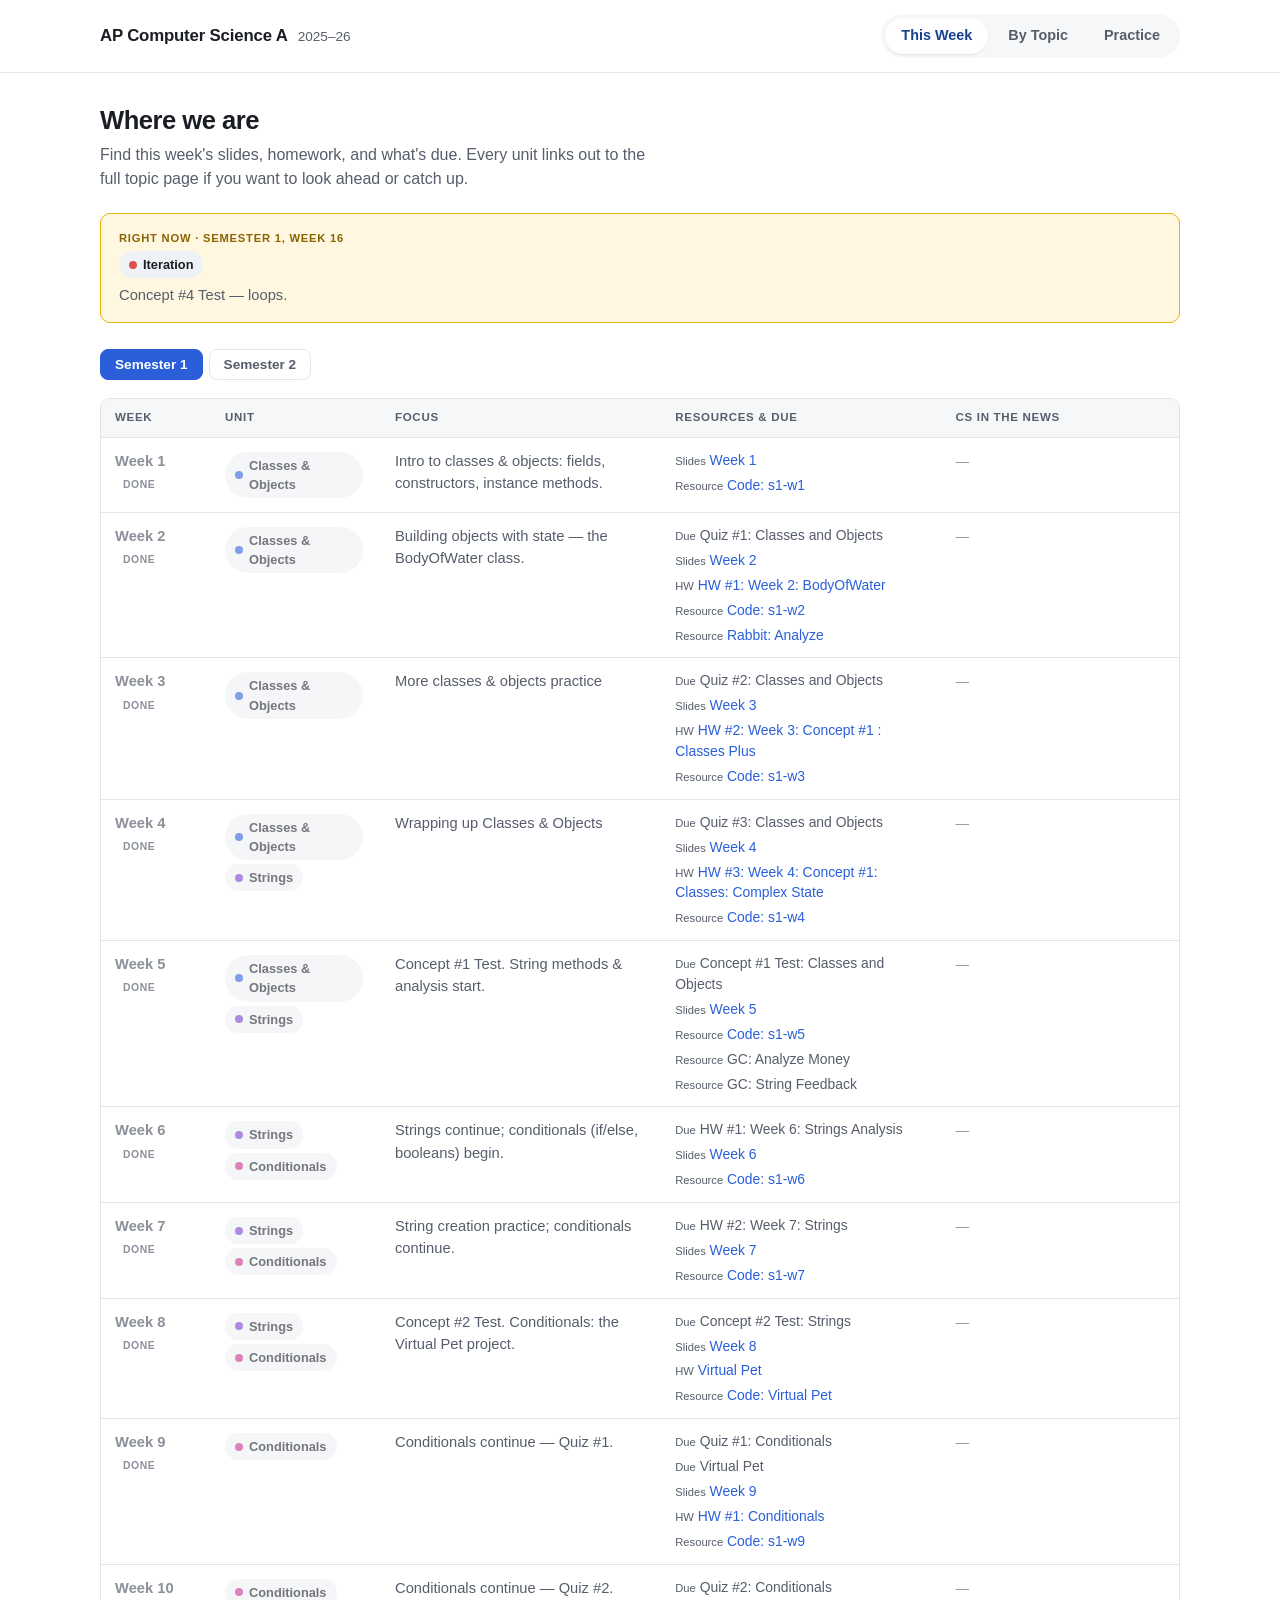
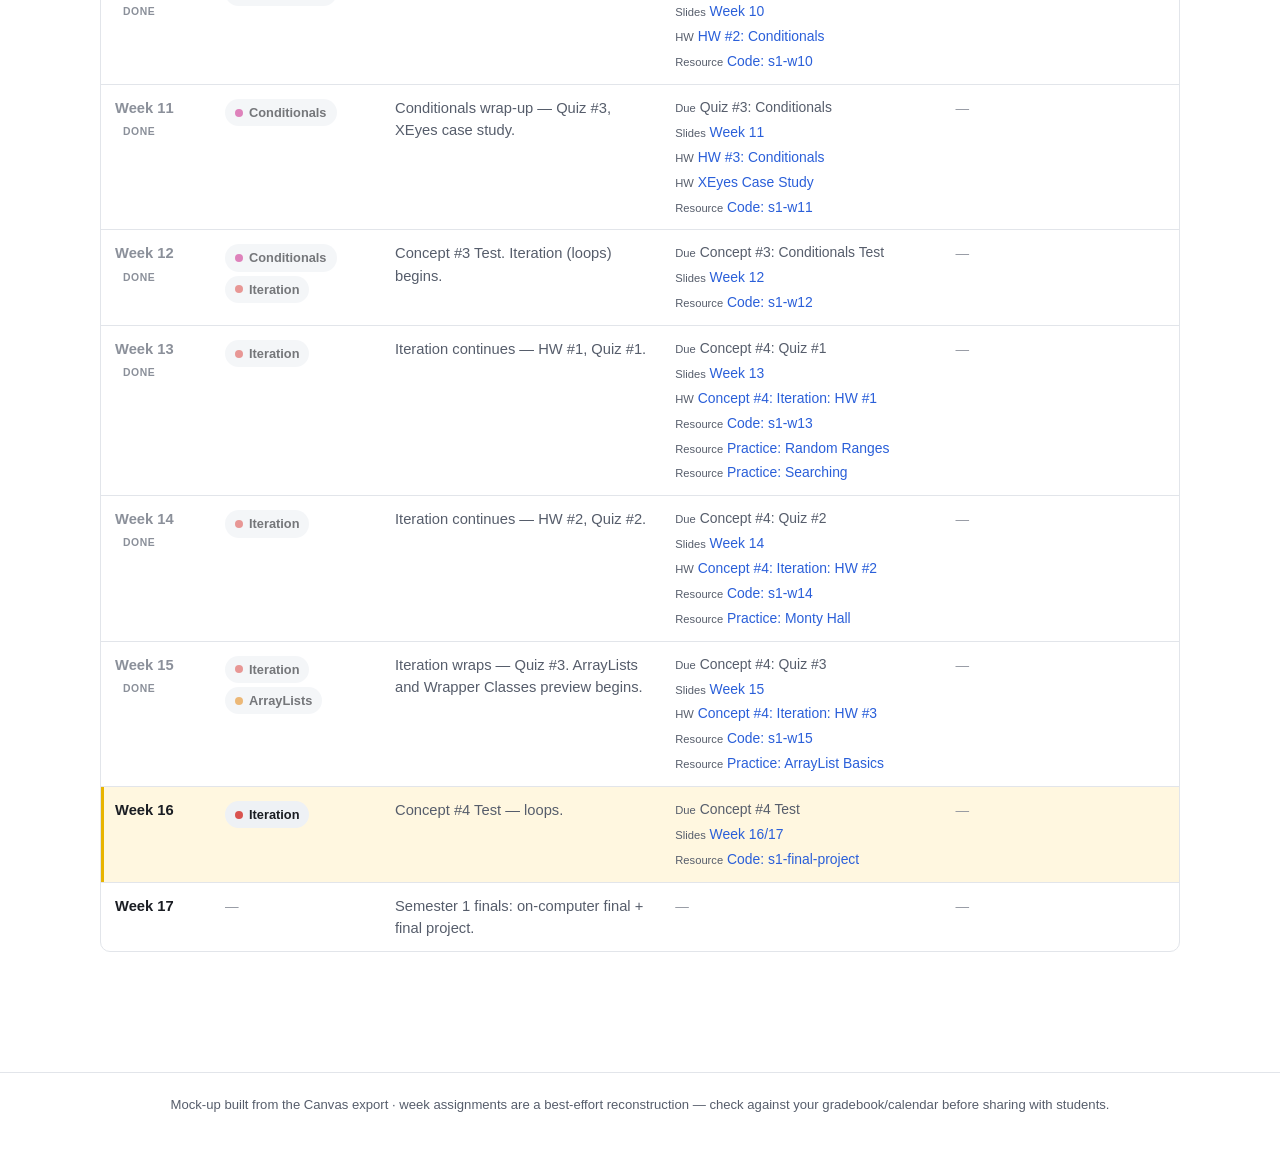
<file: index.html>
<!doctype html>
<html lang="en">
<head>
  <meta charset="utf-8" />
  <meta name="viewport" content="width=device-width, initial-scale=1" />
  <title>AP CSA &middot; This Week</title>
  <link rel="stylesheet" href="styles.css" />
</head>
<body>
  <a class="skip-link" href="#main">Skip to content</a>
  <header class="site-header">
    <div class="header-inner">
      <div class="brand">
        <span class="course-name">AP Computer Science A</span>
        <span class="course-sub">2025&ndash;26</span>
      </div>
      <nav class="main-nav" aria-label="Main">
        <a href="index.html" aria-current="page">This Week</a>
        <a href="topics.html">By Topic</a>
        <a href="practice.html">Practice</a>
      </nav>
    </div>
  </header>

  <main id="main">
    <h1 class="page-title">Where we are</h1>
    <p class="page-lede">Find this week's slides, homework, and what's due. Every unit links out to the full topic page if you want to look ahead or catch up.</p>

    <div class="now-card" id="now-card"></div>

    <div class="sem-toggle" role="group" aria-label="Choose semester">
      <button data-sem-btn="s1" aria-pressed="false">Semester 1</button>
      <button data-sem-btn="s2" aria-pressed="false">Semester 2</button>
    </div>

    <div class="week-table-wrap">
      <table class="week-table">
        <thead>
          <tr>
            <th style="width:110px;">Week</th>
            <th style="width:170px;">Unit</th>
            <th style="width:26%;">Focus</th>
            <th style="width:26%;">Resources &amp; Due</th>
            <th>CS in the News</th>
          </tr>
        </thead>
        <tbody id="week-tbody"></tbody>
      </table>
    </div>
  </main>

  <footer class="site-footer">
    Mock-up built from the Canvas export &middot; week assignments are a best-effort reconstruction &mdash; check against your gradebook/calendar before sharing with students.
  </footer>

  <script src="data.js"></script>
  <script src="script.js"></script>
</body>
</html>
</file>
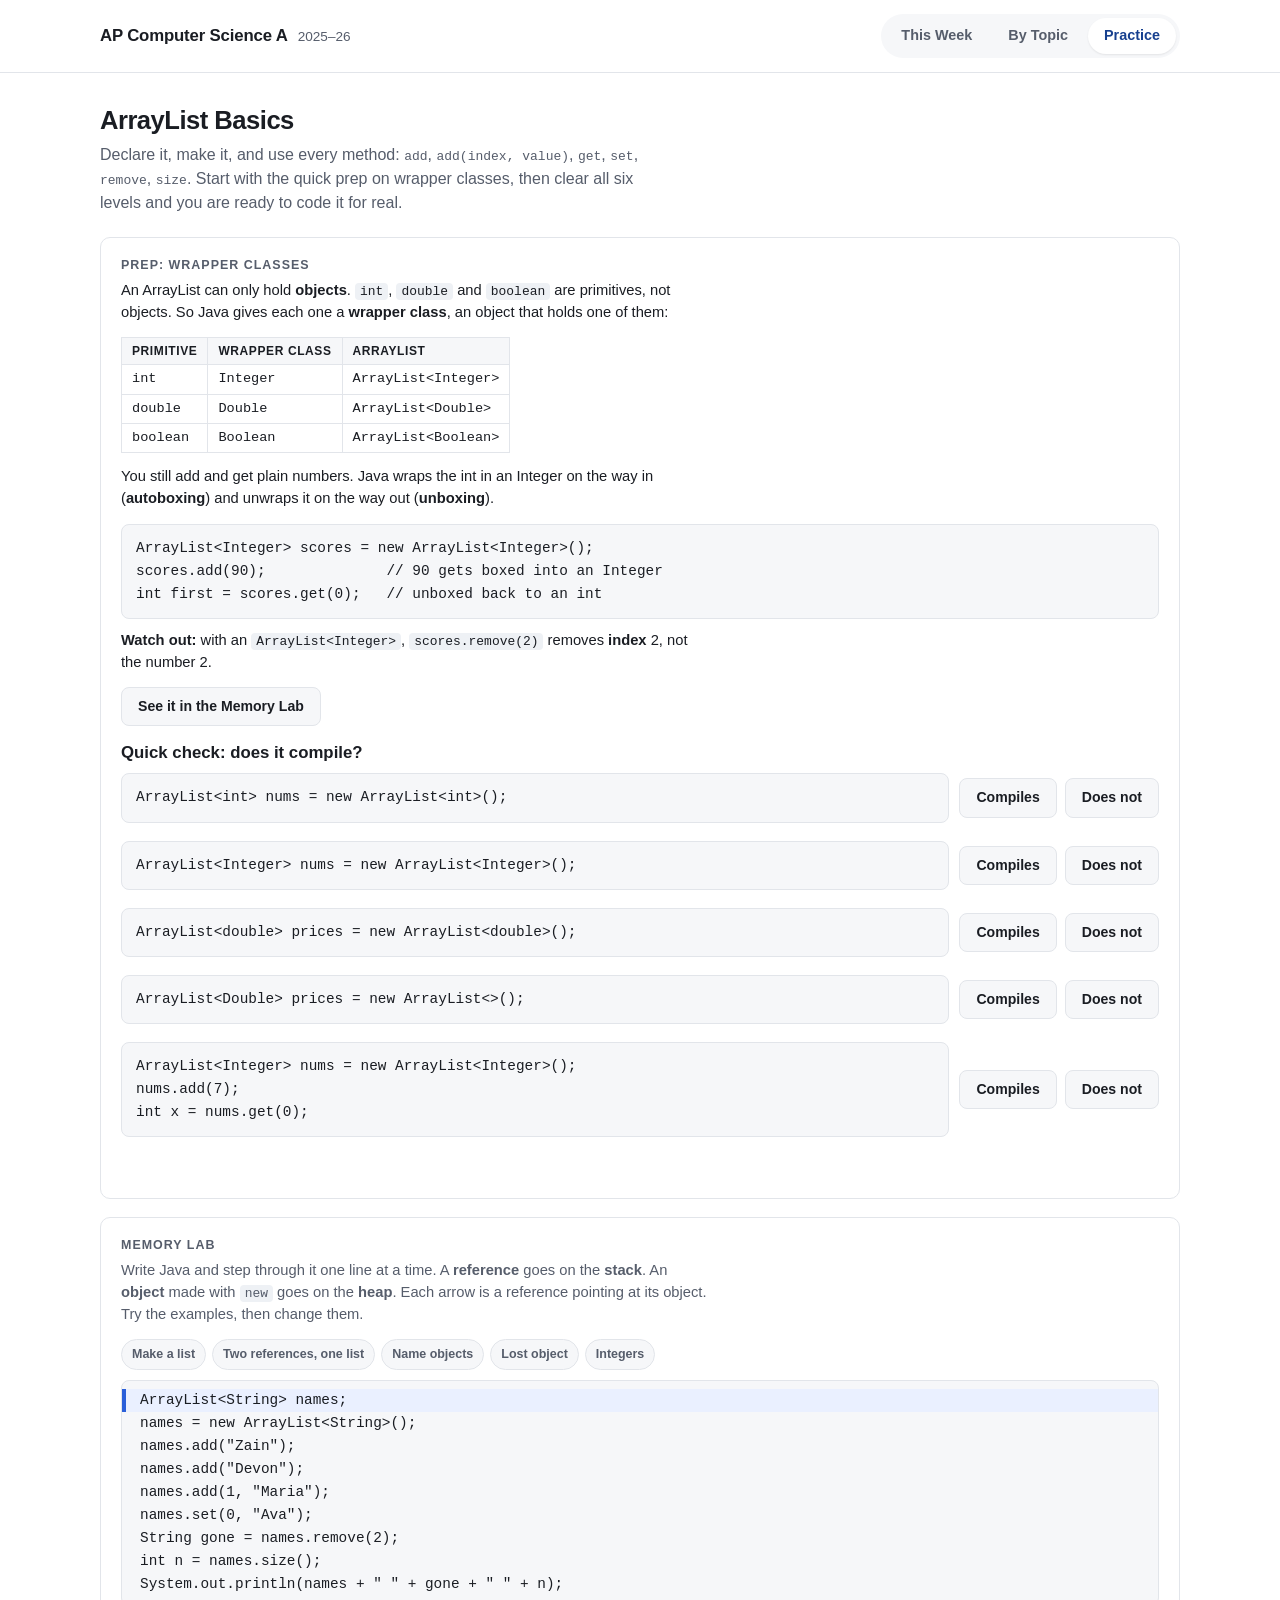
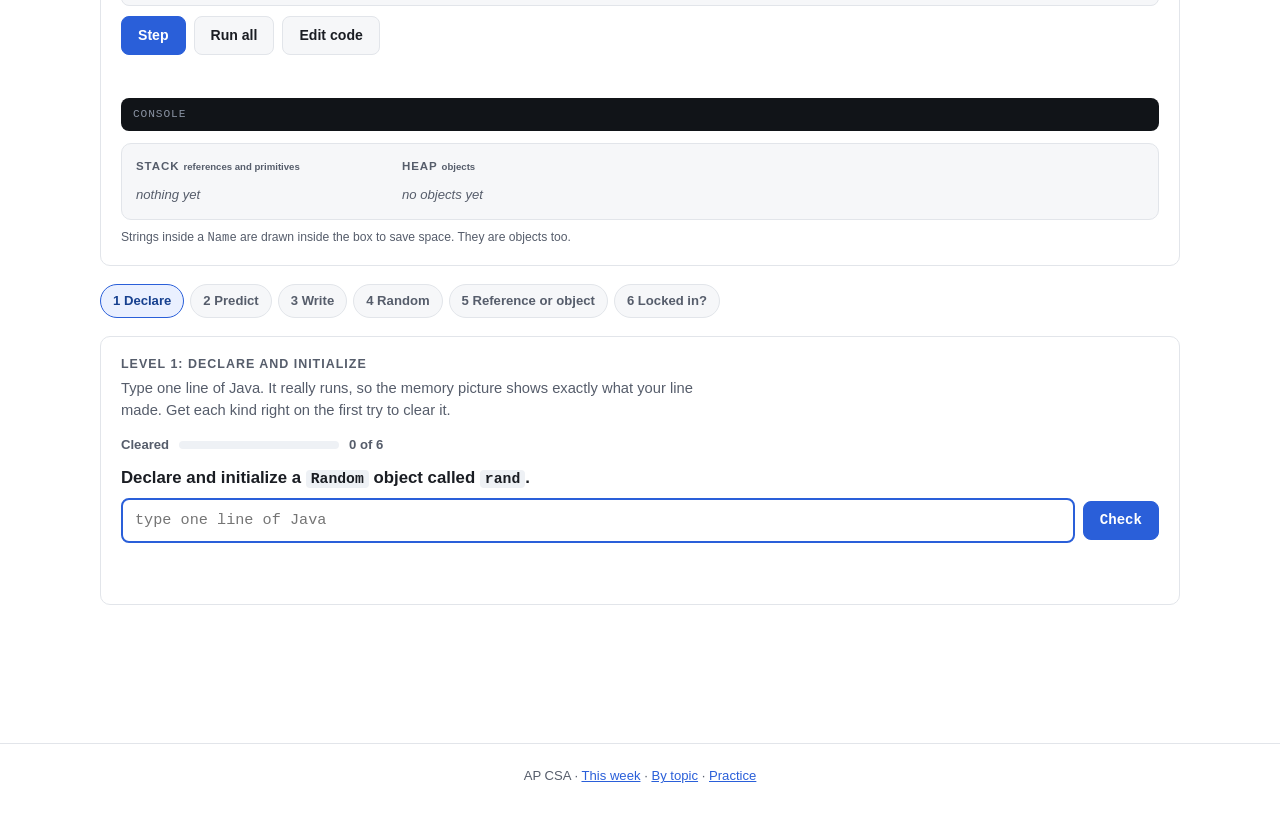
<file: arraylist-basics.html>
<!doctype html>
<html lang="en">
<head>
  <meta charset="utf-8" />
  <meta name="viewport" content="width=device-width, initial-scale=1" />
  <title>AP CSA &middot; ArrayList Basics</title>
  <link rel="stylesheet" href="styles.css" />
<style>
.task-nav { display:flex; flex-wrap:wrap; gap:6px; margin:0 0 18px; }
.task-nav button { font:inherit; font-size:.82rem; font-weight:600; cursor:pointer;
  border:1px solid var(--line); background:var(--bg-subtle); color:var(--ink-soft); padding:6px 12px; border-radius:999px; }
.task-nav button[aria-current="true"] { background:var(--brand-bg); border-color:var(--brand); color:var(--brand-ink); }
.task-nav button.done::after { content:" \2713"; color:#2e8b4f; font-weight:800; }
.card { border:1px solid var(--line); border-radius:var(--radius); background:var(--bg); padding:18px 20px; margin-bottom:18px; }
.card h2 { font-size:.78rem; text-transform:uppercase; letter-spacing:.08em; color:var(--ink-soft); margin:0 0 4px; }
.card .sub { color:var(--ink-soft); font-size:.92rem; margin:0 0 14px; max-width:72ch; }
.mono, pre.code, .answer-row, textarea.code-in { font-family:ui-monospace,SFMono-Regular,Menlo,Consolas,monospace; }
pre.code { background:var(--bg-subtle); border:1px solid var(--line); border-radius:8px; padding:12px 14px;
  overflow-x:auto; margin:10px 0; font-size:.9rem; line-height:1.6; }
.prompt { font-size:1.05rem; font-weight:700; margin:4px 0 6px; max-width:72ch; }
.prompt code, .sub code, .expl code, .verdict code { background:var(--chip-bg); border-radius:4px; padding:1px 5px; font-size:.88em; }
.answer-row { display:flex; align-items:center; gap:8px; flex-wrap:wrap; font-size:.95rem; margin-top:8px; }
.answer-row label { font-family:inherit; font-size:.85rem; font-weight:700; color:var(--ink-soft); min-width:110px; }
.answer-row input, textarea.code-in { flex:1 1 300px; min-width:220px; font:inherit; padding:9px 12px;
  border:2px solid var(--line); border-radius:8px; background:var(--bg); color:var(--ink); }
.answer-row input:focus, textarea.code-in:focus { outline:none; border-color:var(--brand); }
.answer-row input:disabled { opacity:.45; }
textarea.code-in { width:100%; font-size:.9rem; line-height:1.6; resize:vertical; box-sizing:border-box; }
button.go, button.alt { font:inherit; font-size:.88rem; font-weight:700; cursor:pointer; padding:8px 16px; border-radius:8px; }
button.go { border:1px solid var(--brand); background:var(--brand); color:#fff; }
button.go:hover { background:var(--brand-ink); border-color:var(--brand-ink); }
button.alt { border:1px solid var(--line); background:var(--bg-subtle); color:var(--ink); }
button.alt:hover { border-color:var(--brand); }
button.alt[aria-pressed="true"] { background:#fdecea; border-color:#c0392b; color:#c0392b; }
.btns { display:flex; gap:8px; flex-wrap:wrap; margin-top:10px; align-items:center; }
.verdict { margin-top:12px; font-size:.95rem; min-height:1.4em; max-width:78ch; }
.verdict.nope { color:#c0392b; font-weight:700; }
.verdict.yes { color:#2e8b4f; font-weight:700; }
.caret { font-family:ui-monospace,SFMono-Regular,Menlo,Consolas,monospace; color:#c0392b; white-space:pre; font-size:.95rem; margin-top:2px; }
.expl { margin-top:8px; font-size:.92rem; max-width:78ch; color:var(--ink); }
.prog { display:flex; align-items:center; gap:10px; font-size:.82rem; color:var(--ink-soft); font-weight:700; margin-bottom:10px; }
.prog .bar { flex:0 0 160px; height:8px; background:var(--chip-bg); border-radius:999px; overflow:hidden; }
.prog .bar i { display:block; height:100%; background:#2e8b4f; border-radius:999px; transition:width .3s; }
.cleared { background:#e8f5ec; border:1px solid #2e8b4f; color:#1f6b3a; border-radius:8px; padding:10px 14px; font-weight:700; margin-top:12px; }
:root:not([data-theme="light"]) .cleared { }
@media (prefers-color-scheme: dark) { :root:not([data-theme="light"]) .cleared { background:#15301f; color:#8fd6a6; } :root:not([data-theme="light"]) button.alt[aria-pressed="true"] { background:#3a1714; } }
:root[data-theme="dark"] .cleared { background:#15301f; color:#8fd6a6; }
.opts { display:flex; flex-direction:column; gap:8px; margin-top:10px; max-width:640px; }
.opts button { text-align:left; font:inherit; font-size:.95rem; padding:10px 14px; border:2px solid var(--line); border-radius:8px; background:var(--bg); color:var(--ink); cursor:pointer; }
.opts button:hover:not(:disabled) { border-color:var(--brand); }
.opts button:disabled { cursor:default; }
.opts button.right { border-color:#2e8b4f; background:#e8f5ec; color:#1f6b3a; font-weight:700; }
.opts button.wrong { border-color:#c0392b; background:#fdecea; color:#c0392b; }
@media (prefers-color-scheme: dark) { :root:not([data-theme="light"]) .opts button.right { background:#15301f; color:#8fd6a6; } :root:not([data-theme="light"]) .opts button.wrong { background:#3a1714; color:#ff9b8f; } }
.opts code { font-size:.9em; }

/* ---------------------------------------------------------- list view */
.lv { display:inline-flex; gap:4px; align-items:flex-end; flex-wrap:wrap; margin:6px 0; }
.lv .cell { display:flex; flex-direction:column; align-items:center; }
.lv .cell b { min-width:44px; height:32px; padding:0 8px; display:flex; align-items:center; justify-content:center;
  border:1.5px solid var(--c8); border-radius:6px; background:var(--bg); font-family:ui-monospace,SFMono-Regular,Menlo,Consolas,monospace; font-size:.88rem; font-weight:600; }
.lv .cell.chg b { background:var(--now-bg); border-color:var(--now-line); }
.lv .cell i { font-style:normal; font-size:.7rem; color:var(--ink-soft); font-family:ui-monospace,SFMono-Regular,Menlo,Consolas,monospace; }
.lv .emp { font-size:.85rem; color:var(--ink-soft); font-style:italic; padding:6px 0; }
.lvrow { display:flex; align-items:center; gap:12px; flex-wrap:wrap; }
.lvrow .lab { font-size:.78rem; font-weight:800; text-transform:uppercase; letter-spacing:.06em; color:var(--ink-soft); min-width:56px; }

/* ---------------------------------------------------------- memory diagram */
.mem { position:relative; display:grid; grid-template-columns:minmax(150px, 230px) 1fr; gap:36px;
  padding:14px; border:1px solid var(--line); border-radius:var(--radius); background:var(--bg-subtle); margin-top:12px; }
@media (max-width:640px) { .mem { grid-template-columns:1fr; gap:26px; } }
.mem svg.arrows { position:absolute; left:0; top:0; pointer-events:none; overflow:visible; }
.mem .arr { fill:none; stroke:var(--brand); stroke-width:2; }
.mem .arr.draw { stroke-dasharray:1; stroke-dashoffset:1; animation:draw .7s ease forwards; }
.mem .ah { fill:var(--brand); }
@keyframes draw { to { stroke-dashoffset:0; } }
.mh { font-size:.72rem; text-transform:uppercase; letter-spacing:.08em; font-weight:800; color:var(--ink-soft); margin-bottom:10px; }
.mh small { text-transform:none; letter-spacing:0; font-weight:600; }
.mem .none { font-size:.82rem; color:var(--ink-soft); font-style:italic; }
.var { display:grid; grid-template-columns:1fr auto; align-items:center; gap:0 10px; background:var(--bg); border:1px solid var(--line);
  border-radius:8px; padding:6px 10px; margin-bottom:8px; font-family:ui-monospace,SFMono-Regular,Menlo,Consolas,monospace; }
.var .vt { grid-column:1 / -1; font-size:.7rem; color:var(--ink-soft); }
.var .vn { font-weight:700; font-size:.92rem; overflow-wrap:anywhere; }
.var .vv { min-width:36px; height:28px; padding:0 6px; border:1.5px solid var(--line); border-radius:6px; display:flex; align-items:center; justify-content:center; background:var(--bg-subtle); font-size:.85rem; }
.dot { width:11px; height:11px; border-radius:50%; background:var(--brand); display:inline-block; }
.nul { color:var(--ink-soft); font-style:italic; }
.nov { color:var(--ink-soft); }
.hrow { display:flex; flex-wrap:wrap; gap:18px; align-items:flex-start; }
.hrow.elems { margin-top:46px; }
.obj { background:var(--bg); border:1.5px solid var(--oc, var(--c2)); border-radius:8px; font-family:ui-monospace,SFMono-Regular,Menlo,Consolas,monospace; font-size:.82rem; min-width:64px; overflow:hidden; }
.obj .oh { font-size:.68rem; font-weight:800; padding:3px 8px; background:var(--oc, var(--c2)); color:#fff; display:flex; justify-content:space-between; gap:10px; }
.obj .ob { padding:6px 8px; }
.obj .fld { display:flex; gap:8px; justify-content:space-between; font-size:.78rem; }
.obj .fld span { color:var(--ink-soft); }
.obj.k-ArrayList { --oc:var(--c8); }
.obj.k-Name { --oc:var(--c2); }
.obj.k-String { --oc:var(--c5); }
.obj.k-Integer, .obj.k-Double { --oc:var(--c7); }
.obj.k-Random { --oc:var(--c9); }
.slots { display:flex; gap:4px; padding:6px 8px; flex-wrap:wrap; }
.slot { display:flex; flex-direction:column; align-items:center; }
.slot .sv { min-width:32px; height:28px; padding:0 5px; border:1.5px solid var(--line); border-radius:5px; display:flex; align-items:center; justify-content:center; background:var(--bg-subtle); }
.slot .ix { font-size:.66rem; color:var(--ink-soft); }
.slot.flash .sv { animation:flash 1.2s ease; }
@keyframes flash { 0%,40% { background:var(--now-bg); border-color:var(--now-line); } }
.obj .empty { padding:6px 8px; font-size:.75rem; color:var(--ink-soft); font-style:italic; }
.obj.gc { opacity:.45; border-style:dashed; }
.obj.gc .gcl { display:block; font-size:.64rem; padding:2px 8px 4px; color:var(--ink-soft); font-family:inherit; }
.fresh { animation:pop .45s ease; }
@keyframes pop { from { transform:scale(.6); opacity:0; } to { transform:none; opacity:1; } }
@media (prefers-reduced-motion: reduce) { .fresh, .slot.flash .sv, .mem .arr.draw { animation:none; stroke-dashoffset:0; } }
.legend { display:flex; gap:16px; flex-wrap:wrap; font-size:.76rem; color:var(--ink-soft); margin-top:8px; }

/* ---------------------------------------------------------- lab */
.presets { display:flex; gap:6px; flex-wrap:wrap; margin-bottom:10px; }
.presets button { font:inherit; font-size:.78rem; font-weight:600; cursor:pointer; border:1px solid var(--line); background:var(--bg-subtle); color:var(--ink-soft); padding:5px 10px; border-radius:999px; }
.presets button:hover { border-color:var(--brand); color:var(--brand-ink); }
.codeview { background:var(--bg-subtle); border:1px solid var(--line); border-radius:8px; padding:8px 0; font-family:ui-monospace,SFMono-Regular,Menlo,Consolas,monospace; font-size:.9rem; line-height:1.6; overflow-x:auto; }
.codeview div { padding:0 14px; white-space:pre; border-left:4px solid transparent; }
.codeview .ran { color:var(--ink-soft); }
.codeview .next { background:var(--brand-bg); border-left-color:var(--brand); }
.codeview .err { background:#fdecea; border-left-color:#c0392b; }
@media (prefers-color-scheme: dark) { :root:not([data-theme="light"]) .codeview .err { background:#3a1714; } }
.console { margin-top:10px; background:#111418; color:#e6e6e6; border-radius:8px; padding:8px 12px; font-family:ui-monospace,SFMono-Regular,Menlo,Consolas,monospace; font-size:.85rem; min-height:1.6em; white-space:pre-wrap; }
.console .lbl { color:#8a93a3; font-size:.7rem; text-transform:uppercase; letter-spacing:.08em; display:block; }

/* ---------------------------------------------------------- random bars */
.bars { display:flex; gap:10px; align-items:flex-end; height:130px; border-bottom:2px solid var(--line); padding:0 4px; margin-top:10px; }
.bars .b { flex:1 1 0; display:flex; flex-direction:column; justify-content:flex-end; align-items:center; height:100%; }
.bars .b i { display:block; width:100%; background:var(--brand); border-radius:3px 3px 0 0; }
.bars .b.zero i { background:transparent; border-top:2px dashed #c0392b; }
.bars .b.bad i { background:#d9534f; }
.bars .b span { font-size:.72rem; font-weight:700; margin-bottom:2px; }
.barlab { display:flex; gap:10px; padding:4px 4px 0; }
.barlab span { flex:1 1 0; text-align:center; font-size:.72rem; color:var(--ink-soft); font-family:ui-monospace,SFMono-Regular,Menlo,Consolas,monospace; overflow-wrap:anywhere; }
.round { margin-top:14px; }
.round h3 { font-size:.85rem; margin:0; }

table.trace { border-collapse:collapse; margin-top:10px; font-size:.85rem; font-family:ui-monospace,SFMono-Regular,Menlo,Consolas,monospace; }
table.trace th, table.trace td { border:1px solid var(--line); padding:4px 10px; text-align:left; vertical-align:top; }
table.trace th { background:var(--bg-subtle); font-family:-apple-system,BlinkMacSystemFont,"Segoe UI",Roboto,sans-serif; font-size:.75rem; text-transform:uppercase; letter-spacing:.05em; }
.final { border:2px solid #2e8b4f; }
.final h2 { color:#2e8b4f; }
#selftest { white-space:pre-wrap; font-family:ui-monospace,monospace; font-size:.8rem; }
</style>
</head>
<body>
<a class="skip-link" href="#main">Skip to content</a>
<header class="site-header">
  <div class="header-inner">
    <div class="brand">
      <span class="course-name">AP Computer Science A</span>
      <span class="course-sub">2025&ndash;26</span>
    </div>
    <nav class="main-nav" aria-label="Main">
      <a href="index.html">This Week</a>
      <a href="topics.html">By Topic</a>
      <a href="practice.html" aria-current="page">Practice</a>
    </nav>
  </div>
</header>

<main id="main">
  <h1 class="page-title">ArrayList Basics</h1>
  <p class="page-lede">Declare it, make it, and use every method: <code>add</code>, <code>add(index, value)</code>, <code>get</code>, <code>set</code>, <code>remove</code>, <code>size</code>. Start with the quick prep on wrapper classes, then clear all six levels and you are ready to code it for real.</p>

  <section class="card" id="prep">
    <h2>Prep: wrapper classes</h2>
    <p class="sub" style="color:var(--ink)">An ArrayList can only hold <b>objects</b>. <code>int</code>, <code>double</code> and <code>boolean</code> are primitives, not objects. So Java gives each one a <b>wrapper class</b>, an object that holds one of them:</p>
    <table class="trace" style="margin:0 0 12px">
      <tr><th>Primitive</th><th>Wrapper class</th><th>ArrayList</th></tr>
      <tr><td>int</td><td>Integer</td><td>ArrayList&lt;Integer&gt;</td></tr>
      <tr><td>double</td><td>Double</td><td>ArrayList&lt;Double&gt;</td></tr>
      <tr><td>boolean</td><td>Boolean</td><td>ArrayList&lt;Boolean&gt;</td></tr>
    </table>
    <p class="sub" style="color:var(--ink)">You still add and get plain numbers. Java wraps the int in an Integer on the way in (<b>autoboxing</b>) and unwraps it on the way out (<b>unboxing</b>).</p>
    <pre class="code">ArrayList&lt;Integer&gt; scores = new ArrayList&lt;Integer&gt;();
scores.add(90);              // 90 gets boxed into an Integer
int first = scores.get(0);   // unboxed back to an int</pre>
    <p class="sub" style="color:var(--ink)"><b>Watch out:</b> with an <code>ArrayList&lt;Integer&gt;</code>, <code>scores.remove(2)</code> removes <b>index</b> 2, not the number 2.</p>
    <div class="btns" style="margin-bottom:14px"><button class="alt" id="prepLab">See it in the Memory Lab</button></div>
    <p class="prompt">Quick check: does it compile?</p>
    <div id="prepQs"></div>
    <div class="verdict" id="prepV"></div>
  </section>

  <section class="card" id="lab">
    <h2>Memory Lab</h2>
    <p class="sub">Write Java and step through it one line at a time. A <b>reference</b> goes on the <b>stack</b>. An <b>object</b> made with <code>new</code> goes on the <b>heap</b>. Each arrow is a reference pointing at its object. Try the examples, then change them.</p>
    <div class="presets" id="presets"></div>
    <textarea class="code-in" id="labCode" rows="9" spellcheck="false" autocomplete="off" aria-label="Java code"></textarea>
    <div class="codeview" id="labView" hidden></div>
    <div class="btns">
      <button class="go" id="labStep">Step</button>
      <button class="alt" id="labAll">Run all</button>
      <button class="alt" id="labReset">Edit code</button>
    </div>
    <div class="verdict" id="labMsg"></div>
    <div class="console" id="labOut"><span class="lbl">Console</span></div>
    <div id="labMem"></div>
    <div class="legend"><span>Strings inside a <code>Name</code> are drawn inside the box to save space. They are objects too.</span></div>
  </section>

  <nav class="task-nav" id="levelNav" aria-label="Levels"></nav>
  <div id="levels"></div>

  <section class="card final" id="finalCard" hidden>
    <h2>Locked in</h2>
    <p class="prompt">All six levels cleared. You know how to make an ArrayList, use every method, pick a random item, and tell a reference from an object.</p>
    <p class="sub">Now open <b>s1-w15</b> and we will write <code>Friends</code> together.</p>
  </section>

  <section class="card" id="selftestCard" hidden><h2>Self test</h2><div id="selftest"></div></section>
</main>

<footer class="site-footer">
  AP CSA &middot; <a href="index.html">This week</a> &middot; <a href="topics.html">By topic</a> &middot; <a href="practice.html">Practice</a>
</footer>

<script>
"use strict";
/* =====================================================================
   helpers
   ===================================================================== */
const $ = (id) => document.getElementById(id);
const esc = (s) => String(s).replace(/[&<>"]/g, (c) => ({ "&": "&amp;", "<": "&lt;", ">": "&gt;", '"': "&quot;" }[c]));
const pick = (a) => a[Math.floor(Math.random() * a.length)];
const randInt = (lo, hi) => lo + Math.floor(Math.random() * (hi - lo + 1));
function shuffle(a) { a = a.slice(); for (let i = a.length - 1; i > 0; i--) { const j = Math.floor(Math.random() * (i + 1)); [a[i], a[j]] = [a[j], a[i]]; } return a; }
function sample(pool, n) { return shuffle(pool).slice(0, n); }
const q = (s) => '"' + s + '"';

/* =====================================================================
   A small Java interpreter: enough for ArrayList, Name, Random, String
   ===================================================================== */
class JErr extends Error { constructor(kind, msg, col) { super(msg); this.kind = kind; this.col = col; } }
const syn = (m, c) => new JErr("syntax", m, c);
const cerr = (m, c) => new JErr("compile", m, c);
const rerr = (m, c) => new JErr("runtime", m, c);

function tokenize(src) {
  const toks = []; let i = 0;
  while (i < src.length) {
    const c = src[i];
    if (/\s/.test(c)) { i++; continue; }
    if (c === "/" && src[i + 1] === "/") { while (i < src.length && src[i] !== "\n") i++; continue; }
    if (/[A-Za-z_$]/.test(c)) { let j = i; while (j < src.length && /[A-Za-z0-9_$]/.test(src[j])) j++; toks.push({ t: "id", v: src.slice(i, j), c: i }); i = j; continue; }
    if (/[0-9]/.test(c)) { let j = i; while (j < src.length && /[0-9.]/.test(src[j])) j++; toks.push({ t: "num", v: src.slice(i, j), c: i }); i = j; continue; }
    if (c === '"') {
      let j = i + 1; while (j < src.length && src[j] !== '"' && src[j] !== "\n") j++;
      if (src[j] !== '"') throw syn("this String is missing its closing quote", i);
      toks.push({ t: "str", v: src.slice(i + 1, j), c: i }); i = j + 1; continue;
    }
    if (c === "'") throw syn("Strings use double quotes \" \", not single quotes", i);
    if ("<>(){}[].,;=+-*/%!".includes(c)) { toks.push({ t: "op", v: c, c: i }); i++; continue; }
    throw syn("unexpected character " + c, i);
  }
  toks.push({ t: "eof", v: "", c: src.replace(/\s+$/, "").length });
  return toks;
}

const CLASSES = new Set(["ArrayList", "Name", "Random", "String", "Integer", "Double", "Object"]);
const PRIM = new Set(["int", "double", "boolean", "char"]);
const KNOWN = new Set(["int", "double", "boolean", "char", "String", "Integer", "Double", "Boolean", "Name", "Random", "ArrayList", "Object"]);
const CASEFIX = { string: "String", arraylist: "ArrayList", name: "Name", random: "Random", integer: "Integer", double: "Double", object: "Object" };
const WRAP = { int: "Integer", double: "Double", boolean: "Boolean", char: "Character" };

class Parser {
  constructor(src) { this.src = src; this.toks = tokenize(src); this.p = 0; }
  peek(k = 0) { return this.toks[Math.min(this.p + k, this.toks.length - 1)]; }
  next() { return this.toks[this.p++]; }
  is(v) { const t = this.peek(); return t.t !== "str" && t.v === v; }
  program() { const out = []; while (this.peek().t !== "eof") out.push(this.statement()); return out; }
  semi() {
    if (!this.is(";")) throw syn("missing ; at the end of the line", this.peek().t === "eof" ? this.peek().c : this.peek().c);
    this.next();
  }
  type() {
    const t = this.peek(); if (t.t !== "id") throw syn("expected a type", t.c); this.next();
    const ty = { name: t.v, c: t.c };
    if (this.is("<")) {
      this.next();
      if (this.is(">")) { this.next(); ty.diamond = true; }
      else { ty.arg = this.type(); if (!this.is(">")) throw syn("missing > to close the < >", this.peek().c); this.next(); }
    }
    if (this.is("[")) { this.next(); if (!this.is("]")) throw syn("expected ]", this.peek().c); this.next(); ty.array = true; }
    return ty;
  }
  statement() {
    const start = this.peek();
    if (start.t === "id" && !["new", "null", "true", "false"].includes(start.v)) {
      const save = this.p; let ty = null;
      try { ty = this.type(); } catch (e) { ty = null; }
      if (ty && this.peek().t === "id") {
        const nameTok = this.next();
        if (this.is("=") || this.is(";")) {
          let init = null;
          if (this.is("=")) { this.next(); init = this.expr(); }
          this.semi();
          return { k: "decl", ty, name: nameTok.v, init, c: start.c, nc: nameTok.c };
        }
        throw syn("expected = or ; after the variable name " + nameTok.v, this.peek().c);
      }
      this.p = save;
    }
    const e = this.expr();
    if (this.is("=")) {
      this.next();
      if (e.k !== "var") {
        if (e.k === "call" && e.name === "get") throw cerr("you cannot assign to get(...). To change a slot use set(index, value)", e.c);
        throw cerr("the left side of = has to be a variable", e.c);
      }
      const rhs = this.expr(); this.semi();
      return { k: "assign", name: e.name, rhs, c: start.c, nc: e.c };
    }
    this.semi();
    return { k: "expr", e, c: start.c };
  }
  expr() { return this.add(); }
  add() { let l = this.mul(); while (this.is("+") || this.is("-")) { const o = this.next(); l = { k: "bin", op: o.v, l, r: this.mul(), c: o.c }; } return l; }
  mul() { let l = this.unary(); while (this.is("*") || this.is("/") || this.is("%")) { const o = this.next(); l = { k: "bin", op: o.v, l, r: this.unary(), c: o.c }; } return l; }
  unary() {
    if (this.is("-")) { const t = this.next(); return { k: "neg", e: this.unary(), c: t.c }; }
    if (this.is("(") && this.peek(1).t === "id" && (this.peek(1).v === "int" || this.peek(1).v === "double") && this.peek(2).v === ")") {
      const t = this.next(); const ty = this.next().v; this.next();
      return { k: "cast", ty, e: this.unary(), c: t.c };
    }
    return this.postfix();
  }
  args() {
    this.next(); const a = [];
    if (!this.is(")")) { for (;;) { a.push(this.expr()); if (this.is(",")) { this.next(); continue; } break; } }
    if (!this.is(")")) throw syn("missing ) to close the call", this.peek().c);
    this.next(); return a;
  }
  postfix() {
    let e = this.primary();
    for (;;) {
      if (this.is(".")) {
        this.next(); const id = this.peek();
        if (id.t !== "id") throw syn("expected a method name after the dot", id.c);
        this.next();
        if (this.is("(")) e = { k: "call", recv: e, name: id.v, args: this.args(), c: id.c };
        else e = { k: "field", recv: e, name: id.v, c: id.c };
      } else if (this.is("[")) {
        throw cerr("ArrayLists do not use [ ]. Use get(index) to read a slot and set(index, value) to change one", this.peek().c);
      } else break;
    }
    return e;
  }
  primary() {
    const t = this.peek();
    if (t.t === "num") { this.next(); return t.v.includes(".") ? { k: "dbl", v: parseFloat(t.v), c: t.c } : { k: "int", v: parseInt(t.v, 10), c: t.c }; }
    if (t.t === "str") { this.next(); return { k: "str", v: t.v, c: t.c }; }
    if (t.t === "id") {
      if (t.v === "null") { this.next(); return { k: "null", c: t.c }; }
      if (t.v === "true" || t.v === "false") { this.next(); return { k: "bool", v: t.v === "true", c: t.c }; }
      if (t.v === "new") {
        this.next(); const ty = this.type();
        if (ty.array) throw cerr("new " + ty.name + "[ ] makes an array, not an ArrayList", ty.c);
        if (!this.is("(")) throw syn("after new " + typeStr(ty) + " you need ( )", this.peek().c);
        return { k: "new", ty, args: this.args(), c: t.c };
      }
      if (CLASSES.has(t.v) && (this.peek(1).v === "<" || this.peek(1).v === "(") && this.peek(1).t === "op")
        throw cerr("missing new. To make an object write new " + t.v + (this.peek(1).v === "<" ? "<...>" : "") + "( )", t.c);
      this.next(); return { k: "var", name: t.v, c: t.c };
    }
    if (t.v === "(") { this.next(); const e = this.expr(); if (!this.is(")")) throw syn("missing )", this.peek().c); this.next(); return e; }
    if (t.t === "eof") throw syn("the line ends too early", t.c);
    throw syn("unexpected " + t.v, t.c);
  }
}
function typeStr(ty) { return ty.name + (ty.arg ? "<" + typeStr(ty.arg) + ">" : ty.diamond ? "<>" : "") + (ty.array ? "[]" : ""); }
const elemOf = (t) => { const m = /^ArrayList<(.+)>$/.exec(t); return m ? m[1] : "Object"; };
const isList = (t) => /^ArrayList/.test(t);
function hashHex() { return (0x10000000 + Math.floor(Math.random() * 0x6fffffff)).toString(16); }
function caseFixed(s, col) {
  const t = s.toLowerCase().trim();
  if (t.length === 0) throw rerr("java.lang.StringIndexOutOfBoundsException: a Name part cannot be empty", col);
  return t.slice(0, 1).toUpperCase() + t.slice(1);
}
function javaDouble(v) { if (Number.isInteger(v)) return v.toFixed(1); return String(v); }

class Machine {
  constructor() { this.vars = new Map(); this.order = []; this.heap = new Map(); this.nid = 1; this.out = []; this.step = 0; this.notes = []; }
  alloc(o) { o.id = this.nid++; o.born = this.step; o.hash = hashHex(); this.heap.set(o.id, o); return { k: "ref", id: o.id }; }
  obj(v) { return this.heap.get(v.id); }
  str(s, intern = true) {
    if (intern) for (const o of this.heap.values()) if (o.cls === "String" && o.interned && o.s === s && !o.gcAt) return { k: "ref", id: o.id };
    return this.alloc({ cls: "String", s, interned: intern });
  }
  box(prim, v) {
    if (prim === "int") {
      if (v.v >= -128 && v.v <= 127) for (const o of this.heap.values()) if (o.cls === "Integer" && o.n === v.v && !o.gcAt) return { k: "ref", id: o.id };
      return this.alloc({ cls: "Integer", n: v.v });
    }
    if (prim === "double") return this.alloc({ cls: "Double", n: v.v });
    return v;
  }
  unbox(v, c, to) {
    if (v.k === "null") throw rerr("java.lang.NullPointerException: cannot unbox null", c);
    const o = this.obj(v);
    if (to === "double") return { k: "double", v: o.n };
    return { k: o.cls === "Double" ? "double" : "int", v: o.n };
  }
  toStr(v) {
    if (v == null) return "null";
    if (v.k === "null") return "null";
    if (v.k === "int") return String(v.v);
    if (v.k === "double") return javaDouble(v.v);
    if (v.k === "bool") return String(v.v);
    const o = this.obj(v);
    switch (o.cls) {
      case "String": return o.s;
      case "Integer": return String(o.n);
      case "Double": return javaDouble(o.n);
      case "Name": return "Name@" + o.hash;
      case "Random": return "java.util.Random@" + o.hash;
      case "ArrayList": return "[" + o.items.map((x) => this.toStr(x)).join(", ") + "]";
    }
    return "Object@" + o.hash;
  }
  canon(ty, allowDiamond) {
    if (ty.array) throw cerr(typeStr(ty) + " is an array. An ArrayList is declared like ArrayList<String> names", ty.c);
    const n = ty.name;
    if (!KNOWN.has(n)) {
      const low = n.toLowerCase();
      if (CASEFIX[low]) throw cerr("cannot find symbol: class " + n + ". Java is case sensitive. Did you mean " + CASEFIX[low] + "?", ty.c);
      if (low === "list") throw cerr("for this practice declare it as an ArrayList, like ArrayList<String> names", ty.c);
      throw cerr("cannot find symbol: class " + n, ty.c);
    }
    if (n === "ArrayList") {
      if (ty.diamond) { if (allowDiamond) return "ArrayList<>"; throw cerr("the < > on the left side needs a type in it, like ArrayList<String>", ty.c); }
      if (!ty.arg) return "ArrayList";
      const a = ty.arg;
      if (PRIM.has(a.name)) throw cerr("unexpected type. An ArrayList can only hold objects, not " + a.name + ". Use " + WRAP[a.name] + " instead", a.c);
      return "ArrayList<" + this.canon(a, false) + ">";
    }
    if (ty.arg || ty.diamond) throw cerr(n + " does not take < >", ty.c);
    return n;
  }
  coerce(target, r, c) {
    const s = r.type;
    if (s === "void") throw cerr("that method does not give back a value, so there is nothing to store", c);
    if (target === s) return r.val;
    if (s === "null") { if (PRIM.has(target)) throw cerr("incompatible types: null cannot be converted to " + target, c); return r.val; }
    if (isList(target) && isList(s)) {
      if (s === "ArrayList<>") { this.obj(r.val).elem = elemOf(target); return r.val; }
      if (s === "ArrayList" || target === "ArrayList") {
        if (s === "ArrayList" && target !== "ArrayList") { const o = this.obj(r.val); if (o && !o.elem) o.elem = elemOf(target); this.notes.push("raw"); }
        return r.val;
      }
    }
    if (target === "Object" && !PRIM.has(s)) return r.val;
    if ((target === "Integer" || target === "Object") && s === "int") return this.box("int", r.val);
    if ((target === "Double" || target === "Object") && s === "double") return this.box("double", r.val);
    if (target === "int" && s === "Integer") return this.unbox(r.val, c);
    if (target === "double" && s === "int") return { k: "double", v: r.val.v };
    if (target === "double" && (s === "Double" || s === "Integer")) return this.unbox(r.val, c, "double");
    if (target === "int" && s === "double") throw cerr("incompatible types: possible lossy conversion from double to int", c);
    throw cerr("incompatible types: " + s + " cannot be converted to " + target, c);
  }
  lookup(name, c) {
    const v = this.vars.get(name);
    if (!v) {
      if (CLASSES.has(name) || name === "Math" || name === "System") throw cerr(name + " is a class name, not a variable", c);
      throw cerr("cannot find symbol: variable " + name, c);
    }
    if (!v.init) throw cerr("variable " + name + " might not have been initialized. It is only a reference with no object yet", c);
    return v;
  }
  numeric(r, c) {
    if (r.type === "int" || r.type === "double") return r.val;
    if (r.type === "Integer" || r.type === "Double") return this.unbox(r.val, c);
    throw cerr("bad operand type " + r.type + " for a math operator", c);
  }
  eval(e) {
    switch (e.k) {
      case "int": return { type: "int", val: { k: "int", v: e.v } };
      case "dbl": return { type: "double", val: { k: "double", v: e.v } };
      case "bool": return { type: "boolean", val: { k: "bool", v: e.v } };
      case "str": return { type: "String", val: this.str(e.v) };
      case "null": return { type: "null", val: { k: "null" } };
      case "var": { const v = this.lookup(e.name, e.c); return { type: v.type, val: v.val }; }
      case "neg": { const r = this.numeric(this.eval(e.e), e.c); return { type: r.k === "int" ? "int" : "double", val: { k: r.k, v: -r.v } }; }
      case "cast": {
        const r = this.numeric(this.eval(e.e), e.c);
        if (e.ty === "int") return { type: "int", val: { k: "int", v: Math.trunc(r.v) } };
        return { type: "double", val: { k: "double", v: r.v } };
      }
      case "bin": {
        const L = this.eval(e.l), R = this.eval(e.r);
        if (e.op === "+" && (L.type === "String" || R.type === "String")) return { type: "String", val: this.str(this.toStr(L.val) + this.toStr(R.val), false) };
        const a = this.numeric(L, e.c), b = this.numeric(R, e.c);
        const dbl = a.k === "double" || b.k === "double";
        let v;
        switch (e.op) {
          case "+": v = a.v + b.v; break;
          case "-": v = a.v - b.v; break;
          case "*": v = a.v * b.v; break;
          case "/": if (!dbl && b.v === 0) throw rerr("java.lang.ArithmeticException: / by zero", e.c); v = dbl ? a.v / b.v : Math.trunc(a.v / b.v); break;
          case "%": if (!dbl && b.v === 0) throw rerr("java.lang.ArithmeticException: / by zero", e.c); v = a.v % b.v; break;
        }
        if (!dbl) v = v | 0;
        return { type: dbl ? "double" : "int", val: { k: dbl ? "double" : "int", v } };
      }
      case "new": return this.construct(e);
      case "field": {
        if (e.recv.k === "var" && e.recv.name === "System" && e.name === "out") return { type: "PrintStream", val: null };
        const r = this.eval(e.recv);
        if (isList(r.type)) {
          if (e.name === "length") throw cerr("ArrayLists do not have length. Use size()", e.c);
          if (e.name === "size") throw cerr("size is a method. It needs ( ): size()", e.c);
        }
        if (r.type === "Name" && /^my/.test(e.name)) throw cerr(e.name + " has private access in Name", e.c);
        throw cerr("cannot find symbol: " + e.name, e.c);
      }
      case "call": return this.call(e);
    }
    throw cerr("I do not know how to run that", e.c);
  }
  construct(e) {
    const t = this.canon(e.ty, true);
    const args = e.args.map((a) => this.eval(a));
    if (isList(t)) {
      if (args.length > 1 || (args.length === 1 && args[0].type !== "int")) throw cerr("no ArrayList constructor takes those arguments", e.c);
      if (args.length === 1) this.notes.push("capacity");
      const ref = this.alloc({ cls: "ArrayList", elem: t === "ArrayList<>" || t === "ArrayList" ? null : elemOf(t), items: [] });
      return { type: t, val: ref };
    }
    if (t === "Name") {
      if (args.length !== 2 && args.length !== 3) throw cerr("constructor Name cannot be applied to " + args.length + " argument" + (args.length === 1 ? "" : "s") + ". Name needs (first, last) or (first, middle, last)", e.c);
      const parts = args.map((a, i) => { const v = this.coerce("String", a, e.args[i].c); if (v.k === "null") throw rerr("java.lang.NullPointerException", e.c); return this.obj(v).s; });
      const o = args.length === 2
        ? { cls: "Name", first: caseFixed(parts[0], e.c), middle: null, last: caseFixed(parts[1], e.c) }
        : { cls: "Name", first: caseFixed(parts[0], e.c), middle: caseFixed(parts[1], e.c), last: caseFixed(parts[2], e.c) };
      return { type: "Name", val: this.alloc(o) };
    }
    if (t === "Random") {
      if (args.length > 1) throw cerr("no Random constructor takes those arguments", e.c);
      return { type: "Random", val: this.alloc({ cls: "Random" }) };
    }
    if (t === "String") {
      if (args.length === 0) return { type: "String", val: this.str("", false) };
      const v = this.coerce("String", args[0], e.c); return { type: "String", val: this.str(this.obj(v).s, false) };
    }
    if (t === "Integer" && args.length === 1) { const v = this.coerce("int", args[0], e.c); return { type: "Integer", val: this.alloc({ cls: "Integer", n: v.v }) }; }
    if (t === "Double" && args.length === 1) { const v = this.coerce("double", args[0], e.c); return { type: "Double", val: this.alloc({ cls: "Double", n: v.v }) }; }
    if (PRIM.has(t)) throw cerr(t + " is a primitive. You do not use new with it", e.c);
    throw cerr("cannot make a new " + t + " here", e.c);
  }
  checkIndex(o, i, c, forAdd) {
    const n = o.items.length;
    if (forAdd ? (i < 0 || i > n) : (i < 0 || i >= n))
      throw rerr(forAdd ? "java.lang.IndexOutOfBoundsException: Index: " + i + ", Size: " + n
                        : "java.lang.IndexOutOfBoundsException: Index " + i + " out of bounds for length " + n, c);
  }
  call(e) {
    const name = e.name, c = e.c;
    if (e.recv.k === "var" && e.recv.name === "Math" && !this.vars.has("Math")) {
      if (name === "random" && e.args.length === 0) return { type: "double", val: { k: "double", v: this.rng ? this.rng() : Math.random() } };
      throw cerr("cannot find symbol: method Math." + name, c);
    }
    const r = this.eval(e.recv);
    if (r.type === "PrintStream") {
      if (name !== "println" && name !== "print") throw cerr("cannot find symbol: method " + name, c);
      if (e.args.length > 1) throw cerr(name + " takes one thing to print. Use + to join things", c);
      const s = e.args.length ? this.toStr(this.coercePrint(this.eval(e.args[0]), e.args[0].c)) : "";
      if (name === "println") this.out.push(s); else { if (this.out.length && this.out.partial) this.out[this.out.length - 1] += s; else this.out.push(s); }
      this.out.partial = name === "print";
      return { type: "void", val: null };
    }
    if (r.val && r.val.k === "null") {
      const who = e.recv.k === "var" ? e.recv.name : "the value";
      throw rerr('java.lang.NullPointerException: Cannot invoke "' + r.type.replace(/<.*>/, "") + "." + name + '()" because "' + who + '" is null', c);
    }
    const A = e.args.map((a) => this.eval(a));
    const want = (n) => { if (A.length !== n) throw cerr("method " + name + " needs " + n + " argument" + (n === 1 ? "" : "s") + ", you gave " + A.length, c); };
    const asInt = (i) => { const a = A[i]; if (a.type === "int") return a.val.v; if (a.type === "Integer") return this.unbox(a.val, c).v; throw cerr("incompatible types: " + a.type + " cannot be converted to int. The index has to be a number", e.args[i].c); };

    if (isList(r.type)) {
      const o = this.obj(r.val); const T = r.type === "ArrayList" ? "Object" : elemOf(r.type);
      switch (name) {
        case "add":
          if (A.length === 1) { const v = this.coerce(T, A[0], e.args[0].c); o.items.push(v); o.touched = [o.items.length - 1]; return { type: "boolean", val: { k: "bool", v: true } }; }
          if (A.length === 2) {
            if (A[0].type !== "int" && A[0].type !== "Integer") throw cerr("add(index, value): the index comes first, then the value", e.args[0].c);
            const i = asInt(0); const v = this.coerce(T, A[1], e.args[1].c);
            this.checkIndex(o, i, c, true); o.items.splice(i, 0, v); o.touched = [i]; return { type: "void", val: null };
          }
          throw cerr("add takes add(value) or add(index, value)", c);
        case "get": want(1); { const i = asInt(0); this.checkIndex(o, i, c); return { type: T, val: o.items[i] }; }
        case "set": want(2); {
          if (A[0].type !== "int" && A[0].type !== "Integer") throw cerr("set(index, value): the index comes first, then the value", e.args[0].c);
          const i = asInt(0); const v = this.coerce(T, A[1], e.args[1].c);
          this.checkIndex(o, i, c); const old = o.items[i]; o.items[i] = v; o.touched = [i]; return { type: T, val: old };
        }
        case "remove": want(1); {
          if (A[0].type === "int") { const i = A[0].val.v; this.checkIndex(o, i, c); const old = o.items.splice(i, 1)[0]; o.touched = []; return { type: T, val: old }; }
          const target = A[0];
          const idx = o.items.findIndex((x) => this.equalsVal(x, target.val));
          this.notes.push("removeObject");
          if (idx >= 0) o.items.splice(idx, 1);
          o.touched = [];
          return { type: "boolean", val: { k: "bool", v: idx >= 0 } };
        }
        case "size": want(0); return { type: "int", val: { k: "int", v: o.items.length } };
        case "isEmpty": want(0); return { type: "boolean", val: { k: "bool", v: o.items.length === 0 } };
        case "clear": want(0); o.items = []; return { type: "void", val: null };
        case "contains": want(1); return { type: "boolean", val: { k: "bool", v: o.items.some((x) => this.equalsVal(x, A[0].val)) } };
        case "indexOf": want(1); return { type: "int", val: { k: "int", v: o.items.findIndex((x) => this.equalsVal(x, A[0].val)) } };
        case "length": throw cerr("ArrayLists do not have length(). Use size()", c);
        case "insert": throw cerr("there is no insert method. Use add(index, value)", c);
        case "append": case "push": throw cerr("there is no " + name + " method. Use add(value)", c);
        case "put": case "replace": throw cerr("there is no " + name + " method. Use set(index, value)", c);
        case "delete": case "pop": throw cerr("there is no " + name + " method. Use remove(index)", c);
        case "toString": want(0); return { type: "String", val: this.str(this.toStr(r.val), false) };
      }
      throw cerr("cannot find symbol: method " + name + " in ArrayList", c);
    }
    if (r.type === "Name") {
      const o = this.obj(r.val);
      if (name === "fullName") { want(0); return { type: "String", val: this.str(o.first + " " + o.middle + " " + o.last, false) }; }
      if (name === "lastFirst") { want(0); return { type: "String", val: this.str(o.last + ", " + o.first + " " + o.middle, false) }; }
      if (name === "toString") { want(0); return { type: "String", val: this.str("Name@" + o.hash, false) }; }
      if (name === "caseFixed") throw cerr("caseFixed(String) has private access in Name", c);
      throw cerr("cannot find symbol: method " + name + " in Name. Name has fullName() and lastFirst()", c);
    }
    if (r.type === "Random") {
      if (name === "nextInt") {
        if (A.length === 0) return { type: "int", val: { k: "int", v: Math.floor(Math.random() * 4294967296) - 2147483648 } };
        want(1); const n = asInt(0);
        if (n <= 0) throw rerr("java.lang.IllegalArgumentException: bound must be positive", c);
        const x = this.rng ? this.rng() : Math.random();
        return { type: "int", val: { k: "int", v: Math.floor(x * n) } };
      }
      if (name === "nextDouble") { want(0); return { type: "double", val: { k: "double", v: Math.random() } }; }
      throw cerr("cannot find symbol: method " + name + " in Random", c);
    }
    if (r.type === "String") {
      const s = this.obj(r.val).s;
      if (name === "length") { want(0); return { type: "int", val: { k: "int", v: s.length } }; }
      if (name === "toUpperCase") { want(0); return { type: "String", val: this.str(s.toUpperCase(), false) }; }
      if (name === "toLowerCase") { want(0); return { type: "String", val: this.str(s.toLowerCase(), false) }; }
      if (name === "equals") { want(1); return { type: "boolean", val: { k: "bool", v: A[0].type === "String" && A[0].val.k === "ref" && this.obj(A[0].val).s === s } }; }
      if (name === "substring") {
        const a = asInt(0), b = A.length > 1 ? asInt(1) : s.length;
        if (a < 0 || b > s.length || a > b) throw rerr("java.lang.StringIndexOutOfBoundsException: begin " + a + ", end " + b + ", length " + s.length, c);
        return { type: "String", val: this.str(s.slice(a, b), false) };
      }
      throw cerr("cannot find symbol: method " + name + " in String", c);
    }
    if (r.type === "Integer" || r.type === "Double") {
      if (name === "intValue") return { type: "int", val: this.unbox(r.val, c) };
      if (name === "toString") return { type: "String", val: this.str(this.toStr(r.val), false) };
    }
    if (PRIM.has(r.type)) throw cerr(r.type + " is a primitive. It has no methods", c);
    throw cerr("cannot find symbol: method " + name, c);
  }
  coercePrint(r, c) { if (r.type === "void") throw cerr("'void' type not allowed here. That method does not give back anything to print", c); return r.val; }
  equalsVal(a, b) {
    if (a.k === "null" || b.k === "null") return a.k === b.k;
    if (a.k !== "ref" || b.k !== "ref") return false;
    const x = this.obj(a), y = this.obj(b);
    if (x.cls === "String" && y.cls === "String") return x.s === y.s;
    if ((x.cls === "Integer" || x.cls === "Double") && x.cls === y.cls) return x.n === y.n;
    return a.id === b.id;
  }
  exec(s) {
    this.step++;
    for (const o of this.heap.values()) if (o.cls === "ArrayList") o.touched = null;
    if (s.k === "decl") {
      if (this.vars.has(s.name)) throw cerr("variable " + s.name + " is already defined. To point it at something new, leave off the type: " + s.name + " = ...", s.nc);
      const t = this.canon(s.ty, false);
      let val = null, init = false;
      if (s.init) { const r = this.eval(s.init); val = this.coerce(t, r, s.init.c); init = true; }
      this.vars.set(s.name, { type: t, val, init, born: this.step });
      this.order.push(s.name);
    } else if (s.k === "assign") {
      const v = this.vars.get(s.name);
      if (!v) throw cerr("cannot find symbol: variable " + s.name + ". Declare it first, with its type in front", s.nc);
      const r = this.eval(s.rhs);
      v.val = this.coerce(v.type, r, s.rhs.c); v.init = true; v.changed = this.step;
    } else {
      if (s.e.k !== "call" && s.e.k !== "new") throw cerr("not a statement. That line computes something but does nothing with it", s.c);
      this.eval(s.e);
    }
    this.gc();
  }
  gc() {
    const seen = new Set();
    const mark = (v) => {
      if (!v || v.k !== "ref" || seen.has(v.id)) return;
      seen.add(v.id); const o = this.heap.get(v.id);
      if (o && o.cls === "ArrayList") o.items.forEach(mark);
    };
    for (const v of this.vars.values()) if (v.init) mark(v.val);
    for (const o of [...this.heap.values()]) {
      if (seen.has(o.id)) { o.gcAt = 0; continue; }
      if (o.cls === "String" || o.cls === "Integer" || o.cls === "Double") { this.heap.delete(o.id); continue; }
      if (!o.gcAt) o.gcAt = this.step; else if (o.gcAt < this.step) this.heap.delete(o.id);
    }
  }
  run(src) { const stmts = new Parser(src).program(); for (const s of stmts) this.exec(s); return this; }
  list(name) { const v = this.vars.get(name); return v && v.init && v.val.k === "ref" ? this.obj(v.val) : null; }
  listStrs(name) { const o = this.list(name); return o ? o.items.map((x) => this.toStr(x)) : null; }
}

/* run an answer on top of setup code; returns {m, err} */
function runAnswer(setup, ans, rng) {
  const m = new Machine(); if (rng) m.rng = rng;
  m.run(setup);
  m.out.length = 0; m.notes = [];
  for (const o of m.heap.values()) o.preexisting = true;
  try { const stmts = new Parser(ans).program(); if (!stmts.length) throw syn("type a line of Java", 0); for (const s of stmts) m.exec(s); }
  catch (err) { if (err instanceof JErr) return { m, err }; throw err; }
  return { m, err: null };
}
function errText(err) {
  if (err.kind === "syntax") return "NOT QUITE - your syntax is wrong. " + cap(err.message) + ".";
  if (err.kind === "compile") return "NOT QUITE - Java will not compile this: " + err.message + ".";
  return "NOT QUITE - it compiles, but it crashes: " + err.message;
}
const cap = (s) => s.charAt(0).toUpperCase() + s.slice(1);
function showErr(vEl, cEl, err, src) {
  vEl.className = "verdict nope"; vEl.textContent = errText(err);
  if (cEl) {
    if (err.col != null && src.indexOf("\n") < 0 && err.kind !== "runtime") cEl.textContent = src + "\n" + " ".repeat(Math.max(0, err.col)) + "^";
    else cEl.textContent = "";
  }
}

/* =====================================================================
   Memory diagram
   ===================================================================== */
let memUid = 0;
function renderMemory(host, m, opts = {}) {
  if (!host._uid) host._uid = "m" + (++memUid);
  const seen = host._seen || new Set(); const now = new Set();
  const isNew = (k) => { now.add(k); return !seen.has(k) && !opts.noAnim; };
  const compact = !!opts.compact;
  const objs = [...m.heap.values()];
  const inList = new Map();
  for (const o of objs) if (o.cls === "ArrayList") o.items.forEach((it) => { if (it && it.k === "ref" && !inList.has(it.id)) inList.set(it.id, inList.size); });

  let sh = "";
  for (const name of m.order) {
    const v = m.vars.get(name);
    let cell;
    if (!v.init) cell = '<span class="nov" title="declared, but no value yet">?</span>';
    else if (v.val.k === "null") cell = '<span class="nul">null</span>';
    else if (v.val.k === "ref") cell = '<span class="dot" data-to="' + v.val.id + '"></span>';
    else cell = esc(v.val.k === "double" ? javaDouble(v.val.v) : String(v.val.v));
    const key = "v:" + name + ":" + (v.init ? (v.val.k === "ref" ? v.val.id : JSON.stringify(v.val)) : "?");
    const fr = isNew("v:" + name);
    isNew(key);
    sh += '<div class="var' + (fr ? " fresh" : "") + '"><span class="vt">' + esc(v.type) + '</span><span class="vn">' + esc(name) + '</span><span class="vv">' + cell + "</span></div>";
  }

  const objHTML = (o) => {
    const fr = isNew("o:" + o.id);
    let body = "", head = esc(o.cls);
    if (o.cls === "ArrayList") {
      head = "ArrayList&lt;" + esc(o.elem || "?") + "&gt;<span>size " + o.items.length + "</span>";
      if (!o.items.length) body = '<div class="empty">empty</div>';
      else body = '<div class="slots">' + o.items.map((it, i) => {
        let inner;
        if (it.k === "null") inner = '<span class="nul">null</span>';
        else if (compact) inner = esc(m.toStr(it));
        else inner = '<span class="dot" data-to="' + it.id + '"></span>';
        const sk = "s:" + o.id + ":" + i + ":" + (it.k === "ref" ? it.id : "n");
        const flash = isNew(sk) && !fr;
        return '<div class="slot' + (flash ? " flash" : "") + '"><div class="sv">' + inner + '</div><div class="ix">' + i + "</div></div>";
      }).join("") + "</div>";
    } else if (o.cls === "Name") {
      const f = (k, v) => '<div class="fld"><span>' + k + "</span>" + (v == null ? '<em class="nul">null</em>' : esc(q(v))) + "</div>";
      body = '<div class="ob">' + f("myFirst", o.first) + f("myMiddle", o.middle) + f("myLast", o.last) + "</div>";
    } else if (o.cls === "String") body = '<div class="ob">' + esc(q(o.s)) + "</div>";
    else if (o.cls === "Integer") body = '<div class="ob">' + o.n + "</div>";
    else if (o.cls === "Double") body = '<div class="ob">' + javaDouble(o.n) + "</div>";
    else if (o.cls === "Random") body = '<div class="ob" style="font-size:.72rem;color:var(--ink-soft)">makes random<br>numbers</div>';
    return '<div class="obj k-' + o.cls + (fr ? " fresh" : "") + (o.gcAt ? " gc" : "") + '" data-id="' + o.id + '"><div class="oh">' + head + "</div>" + body +
      (o.gcAt ? '<span class="gcl">no references: garbage</span>' : "") + "</div>";
  };
  let top = objs.filter((o) => !inList.has(o.id));
  let elems = objs.filter((o) => inList.has(o.id)).sort((a, b) => inList.get(a.id) - inList.get(b.id));
  if (compact) {
    const stackRef = new Set(); for (const v of m.vars.values()) if (v.init && v.val && v.val.k === "ref") stackRef.add(v.val.id);
    top = top.filter((o) => !(o.cls === "String" && o.gcAt));
    elems = elems.filter((o) => stackRef.has(o.id));
  }
  const html = '<div class="mem">' +
    '<div class="stackcol"><div class="mh">Stack <small>references and primitives</small></div>' + (sh || '<div class="none">nothing yet</div>') + "</div>" +
    '<div class="heapcol"><div class="mh">Heap <small>objects</small></div>' +
      (top.length || elems.length ? "" : '<div class="none">no objects yet</div>') +
      '<div class="hrow">' + top.map(objHTML).join("") + "</div>" +
      (elems.length ? '<div class="hrow elems">' + elems.map(objHTML).join("") + "</div>" : "") +
    "</div>" +
    '<svg class="arrows" aria-hidden="true"></svg></div>';
  host.innerHTML = html;
  const arrowKeys = [];
  host.querySelectorAll(".dot[data-to]").forEach((d, i) => arrowKeys.push(d));
  const newArrows = new Set();
  arrowKeys.forEach((d) => {
    const from = d.closest(".var") ? "v:" + d.closest(".var").querySelector(".vn").textContent : "s:" + d.closest(".obj").dataset.id + ":" + [...d.closest(".slots").children].indexOf(d.closest(".slot"));
    const k = "a:" + from + ">" + d.dataset.to; d.dataset.key = k;
    if (isNew(k)) newArrows.add(k);
  });
  host._seen = now;
  host._newArrows = newArrows;
  requestAnimationFrame(() => drawArrows(host));
  if (!host._ro && window.ResizeObserver) { host._ro = new ResizeObserver(() => drawArrows(host, true)); host._ro.observe(host); }
}
function drawArrows(host, still) {
  const mem = host.querySelector(".mem"); if (!mem) return;
  const svg = mem.querySelector("svg.arrows");
  const box = (el) => { let x = 0, y = 0, e = el; while (e && e !== mem) { x += e.offsetLeft; y += e.offsetTop; e = e.offsetParent; } return { left: x, top: y, right: x + el.offsetWidth, bottom: y + el.offsetHeight, width: el.offsetWidth, height: el.offsetHeight }; };
  const R = { left: 0, top: 0 };
  svg.setAttribute("width", mem.offsetWidth); svg.setAttribute("height", mem.offsetHeight);
  const mid = host._uid + "-ah";
  let out = '<defs><marker id="' + mid + '" viewBox="0 0 10 10" refX="9" refY="5" markerWidth="7" markerHeight="7" orient="auto-start-reverse"><path class="ah" d="M0,0 L10,5 L0,10 z"/></marker></defs>';
  mem.querySelectorAll(".dot[data-to]").forEach((d) => {
    const t = mem.querySelector('.obj[data-id="' + d.dataset.to + '"]'); if (!t) return;
    const a = box(d), b = box(t);
    const x1 = a.left + a.width / 2 - R.left, y1 = a.top + a.height / 2 - R.top;
    let x2, y2, c1x, c1y, c2x, c2y;
    if (b.top > a.bottom + 6) {
      x2 = b.left + Math.min(b.width / 2, 28) - R.left; y2 = b.top - R.top;
      const dy = Math.max(24, (y2 - y1) / 2); c1x = x1; c1y = y1 + dy; c2x = x2; c2y = y2 - dy;
    } else if (b.left > a.right) {
      x2 = b.left;
      y2 = Math.min(Math.max(y1, b.top + 12), b.bottom - 8);
      const dx = Math.max(24, (x2 - x1) / 2); c1x = x1 + dx; c1y = y1; c2x = x2 - dx; c2y = y2;
    } else {
      x2 = b.left + b.width / 2 - R.left; y2 = b.bottom - R.top;
      c1x = x1; c1y = y1 + 40; c2x = x2; c2y = y2 + 40;
    }
    const draw = !still && host._newArrows && host._newArrows.has(d.dataset.key);
    out += '<path class="arr' + (draw ? " draw" : "") + '" pathLength="1" marker-end="url(#' + mid + ')" d="M' + x1.toFixed(1) + "," + y1.toFixed(1) + " C" + c1x.toFixed(1) + "," + c1y.toFixed(1) + " " + c2x.toFixed(1) + "," + c2y.toFixed(1) + " " + x2.toFixed(1) + "," + y2.toFixed(1) + '"/>';
  });
  svg.innerHTML = out;
  if (!still) host._newArrows = new Set();
}
function memOf(src) { const m = new Machine(); m.run(src); return m; }

/* simple list boxes */
function listView(items, changed) {
  if (!items.length) return '<div class="lv"><span class="emp">empty</span></div>';
  return '<div class="lv">' + items.map((s, i) => '<div class="cell' + (changed && changed.includes(i) ? " chg" : "") + '"><b>' + esc(s) + "</b><i>" + i + "</i></div>").join("") + "</div>";
}
function listLit(items) { return "[" + items.join(", ") + "]"; }

/* =====================================================================
   Memory Lab
   ===================================================================== */
const PRESETS = [
  ["Make a list", `ArrayList<String> names;
names = new ArrayList<String>();
names.add("Zain");
names.add("Devon");
names.add(1, "Maria");
names.set(0, "Ava");
String gone = names.remove(2);
int n = names.size();
System.out.println(names + " " + gone + " " + n);`],
  ["Two references, one list", `ArrayList<String> songs = new ArrayList<String>();
ArrayList<String> mix = songs;
mix.add("Ivy");
songs.add("Golden");
System.out.println(songs.size());
mix = new ArrayList<String>();
System.out.println(mix.size());`],
  ["Name objects", `ArrayList<Name> team = new ArrayList<Name>();
Name cap = new Name("kai", "jin", "park");
team.add(cap);
team.add(new Name("Ava", "Rose", "Diaz"));
team.add(cap);
System.out.println(team.get(1).fullName());
System.out.println(cap);
team.remove(0);`],
  ["Lost object", `Name a = new Name("Omar", "Ali", "Said");
Name b = a;
a = new Name("Lena", "Mae", "Cruz");
b = null;
a = b;`],
  ["Integers", `ArrayList<Integer> scores = new ArrayList<Integer>();
scores.add(90);
scores.add(75);
scores.add(2);
scores.remove(2);
int first = scores.get(0);
System.out.println(scores);`],
];
const lab = { m: null, stmts: null, i: 0, lines: [], running: false, errLine: -1 };
function labLineOf(col) { return lab.src.slice(0, col).split("\n").length - 1; }
function labShowView() {
  const v = $("labView");
  v.innerHTML = lab.lines.map((ln, li) => {
    let cls = "";
    if (li === lab.errLine) cls = "err";
    else if (lab.stmts) {
      const nextS = lab.stmts[lab.i];
      if (nextS && labLineOf(nextS.c) === li) cls = "next";
      else if (lab.stmts.slice(0, lab.i).some((s) => labLineOf(s.c) === li)) cls = "ran";
    }
    return '<div class="' + cls + '">' + (esc(ln) || " ") + "</div>";
  }).join("");
}
function labStart() {
  lab.src = $("labCode").value; lab.lines = lab.src.split("\n"); lab.errLine = -1;
  $("labMsg").className = "verdict"; $("labMsg").textContent = "";
  try { lab.stmts = new Parser(lab.src).program(); }
  catch (err) {
    if (!(err instanceof JErr)) throw err;
    lab.stmts = null; lab.errLine = labLineOf(err.col || 0);
    $("labMsg").className = "verdict nope"; $("labMsg").textContent = "Line " + (lab.errLine + 1) + ": " + errText(err).replace(/^NOT QUITE - /, "");
    lab.running = true; $("labCode").hidden = true; $("labView").hidden = false; labShowView();
    return false;
  }
  lab.m = new Machine(); lab.i = 0; lab.running = true;
  $("labCode").hidden = true; $("labView").hidden = false;
  $("labMem").innerHTML = ""; $("labMem")._seen = null;
  renderMemory($("labMem"), lab.m); labOut(); labShowView();
  return true;
}
function labOut() { $("labOut").innerHTML = '<span class="lbl">Console</span>' + esc(lab.m ? lab.m.out.join("\n") : ""); }
function labStep() {
  if (!lab.running) { if (!labStart()) return; }
  if (!lab.stmts || lab.errLine >= 0) return;
  if (lab.i >= lab.stmts.length) { $("labMsg").className = "verdict"; $("labMsg").textContent = "Done. Click Edit code to change it."; return false; }
  const s = lab.stmts[lab.i];
  try { lab.m.exec(s); lab.i++; }
  catch (err) {
    if (!(err instanceof JErr)) throw err;
    lab.errLine = labLineOf(s.c);
    $("labMsg").className = "verdict nope"; $("labMsg").textContent = "Line " + (lab.errLine + 1) + ": " + errText(err).replace(/^NOT QUITE - /, "");
    labShowView(); renderMemory($("labMem"), lab.m); labOut(); return false;
  }
  labShowView(); renderMemory($("labMem"), lab.m); labOut();
  const msg = labExplain(s);
  $("labMsg").className = "verdict"; $("labMsg").innerHTML = msg;
  if (lab.i >= lab.stmts.length) $("labMsg").innerHTML = msg + " <b>Done.</b>";
  return true;
}
function labExplain(s) {
  const m = lab.m;
  if (s.k === "decl") {
    const v = m.vars.get(s.name);
    if (!v.init) return "<code>" + esc(s.name) + "</code> is a reference on the stack. No object yet, so it points at nothing.";
    if (v.val.k === "ref") {
      const o = m.obj(v.val);
      const made = s.init && (s.init.k === "new");
      return made ? "<code>new</code> made a " + esc(o.cls) + " object on the heap. <code>" + esc(s.name) + "</code> is a reference on the stack that points at it."
                  : "<code>" + esc(s.name) + "</code> is a new reference. It points at an object that already exists. No new object was made.";
    }
    if (v.val.k === "null") return "<code>" + esc(s.name) + "</code> is a reference set to null. It points at nothing.";
    return "<code>" + esc(s.name) + "</code> is a primitive. The value sits right in its box. No arrow, no object.";
  }
  if (s.k === "assign") {
    const v = m.vars.get(s.name);
    if (v.val.k === "ref") return "<code>" + esc(s.name) + "</code> now points somewhere new. The old object is not changed." + (gcCount(m) ? " Anything with no arrows left is garbage." : "");
    if (v.val.k === "null") return "<code>" + esc(s.name) + "</code> now points at nothing." + (gcCount(m) ? " Anything with no arrows left is garbage." : "");
    return "<code>" + esc(s.name) + "</code> got a new value.";
  }
  if (s.e.k === "call") {
    const n = s.e.name;
    const tips = { add: s.e.args.length === 2 ? "add(index, value) inserted a reference and slid the rest right." : "add(value) put a reference at the end.",
      set: "set replaced the reference in that slot. Size did not change.",
      remove: "remove took the slot out and the rest slid left.",
      println: "Printed to the console.", print: "Printed to the console." };
    return tips[n] || "Ran it.";
  }
  return "Ran it.";
}
function gcCount(m) { let n = 0; for (const o of m.heap.values()) if (o.gcAt) n++; return n; }
function labInit() {
  $("presets").innerHTML = PRESETS.map((p, i) => '<button data-i="' + i + '">' + esc(p[0]) + "</button>").join("");
  $("presets").addEventListener("click", (e) => { const b = e.target.closest("button"); if (!b) return; labEdit(); $("labCode").value = PRESETS[+b.dataset.i][1]; labStep(); });
  $("labCode").value = PRESETS[0][1];
  $("labStep").onclick = () => labStep();
  $("labAll").onclick = () => { if (!lab.running && !labStart()) return; let guard = 0; while (lab.stmts && lab.i < lab.stmts.length && lab.errLine < 0 && guard++ < 200) { if (!labStep()) break; } };
  $("labReset").onclick = labEdit;
  labStart();
}
function labEdit() { lab.running = false; lab.m = null; $("labCode").hidden = false; $("labView").hidden = true; $("labMsg").textContent = ""; $("labOut").innerHTML = '<span class="lbl">Console</span>'; $("labMem").innerHTML = ""; $("labMem")._seen = null; }

/* =====================================================================
   Levels framework
   ===================================================================== */
const STORE = "csa-arraylist-v1";
let done = {};
try { done = JSON.parse(localStorage.getItem(STORE) || "{}") || {}; } catch (e) { done = {}; }
function saveDone() { try { localStorage.setItem(STORE, JSON.stringify(done)); } catch (e) {} }

class Deck {
  constructor(kinds) { this.kinds = kinds; this.todo = shuffle(kinds); this.cleared = 0; }
  get cur() { return this.todo[0]; }
  clear() { this.todo.shift(); this.cleared++; }
  again() { const k = this.todo.shift(); this.todo.push(k); }
  get finished() { return this.todo.length === 0; }
}
function progHTML(n, total, label) {
  return '<div class="prog"><span>' + label + "</span><span class=\"bar\"><i style=\"width:" + Math.round(100 * n / total) + '%"></i></span><span>' + n + " of " + total + "</span></div>";
}
const NAMES = ["Zain", "Devon", "Maria", "Ava", "Kai", "Lena", "Omar", "Priya", "Theo", "Rosa", "Jun", "Nia", "Mateo", "Iris", "Sam", "Leo", "Ana", "Eli"];
const SONGS = ["Ivy", "Golden", "Levitate", "Runaway", "Sunflower", "Dynamite", "Halo", "Riptide", "Glimpse", "Paradise"];

const LEVELS = [
  { id: "L1", short: "1 Declare", title: "Level 1: Declare and initialize" },
  { id: "L2", short: "2 Predict", title: "Level 2: What does it do?" },
  { id: "L3", short: "3 Write", title: "Level 3: Write the call" },
  { id: "L4", short: "4 Random", title: "Level 4: A random item" },
  { id: "L5", short: "5 Reference or object", title: "Level 5: Reference or object?" },
  { id: "L6", short: "6 Locked in?", title: "Level 6: Locked in?" },
];
let curLevel = 0;
function navRender() {
  $("levelNav").innerHTML = LEVELS.map((L, i) => '<button data-i="' + i + '"' + (i === curLevel ? ' aria-current="true"' : "") + (done[L.id] ? ' class="done"' : "") + ">" + esc(L.short) + "</button>").join("");
  $("finalCard").hidden = !LEVELS.every((L) => done[L.id]);
}
function levelDone(id) { if (!done[id]) { done[id] = true; saveDone(); } navRender(); }
function showLevel(i) {
  curLevel = i; navRender();
  $("levels").innerHTML = '<section class="card" id="lvl"></section>';
  const card = $("lvl");
  ({ L1: l1, L2: l2, L3: l3, L4: l4, L5: l5, L6: l6 })[LEVELS[i].id](card, LEVELS[i]);
}
function nextLevelBtn(card, id) {
  const i = LEVELS.findIndex((L) => L.id === id);
  if (i < LEVELS.length - 1) return '<div class="cleared">Level cleared. <button class="go" id="toNext" style="margin-left:8px">Go to ' + esc(LEVELS[i + 1].short.replace(/^\d+ /, "")) + "</button></div>";
  return '<div class="cleared">Level cleared.</div>';
}
function wireNext() { const b = $("toNext"); if (b) b.onclick = () => { showLevel(curLevel + 1); window.scrollTo({ top: $("levelNav").offsetTop - 10, behavior: "smooth" }); }; }

/* =====================================================================
   Level 1: declare and initialize
   ===================================================================== */
const L1_TYPES = [
  { T: "String", what: "<code>String</code> objects", vars: ["cities", "names", "pets", "songs"] },
  { T: "Name", what: "<code>Name</code> objects", vars: ["friends", "roster", "team"] },
  { T: "Integer", what: "whole numbers (ints)", vars: ["scores", "ages", "steps"] },
  { T: "Double", what: "decimal numbers (doubles)", vars: ["prices", "temps", "times"] },
];
function l1Make(kind) {
  const ty = pick(L1_TYPES), v = pick(ty.vars);
  if (kind === "full") return { kind, ty, v, setup: "", prompt: "Declare and initialize an ArrayList called <code>" + v + "</code> that holds " + ty.what + "." };
  if (kind === "ref") return { kind, ty, v, setup: "", prompt: "Declare a <b>reference</b> called <code>" + v + "</code> for an ArrayList of " + ty.what + ". Do <b>not</b> make the object yet." };
  if (kind === "obj") return { kind, ty, v, setup: "ArrayList<" + ty.T + "> " + v + ";", prompt: "<code>" + v + "</code> is already declared (below). Now make the ArrayList object and point <code>" + v + "</code> at it." };
  if (kind === "name") { const [f, l] = sample(NAMES, 2); const v2 = pick(["best", "me", "captain", "buddy"]); return { kind, v: v2, f, l, setup: "", prompt: "Make a <code>Name</code> object for <b>" + f + " " + l + "</b> and store it in a new variable called <code>" + v2 + "</code>." }; }
  const v3 = pick(["rand", "gen", "dice"]);
  return { kind, v: v3, setup: "", prompt: "Declare and initialize a <code>Random</code> object called <code>" + v3 + "</code>." };
}
function l1Check(Q, ans) {
  const { m, err } = runAnswer(Q.setup, ans);
  if (err) return { ok: false, err, m };
  const v = m.vars.get(Q.v);
  const others = m.order.filter((n) => n !== Q.v && !(Q.setup && Q.setup.includes(" " + n + ";")));
  if (!v) return { ok: false, msg: others.length ? "NOT QUITE - the variable should be called <code>" + esc(Q.v) + "</code>, not <code>" + esc(others[0]) + "</code>." : "NOT QUITE - I do not see a variable called <code>" + esc(Q.v) + "</code>.", m };
  if (Q.kind === "name") {
    if (v.type !== "Name") return { ok: false, msg: "NOT QUITE - <code>" + esc(Q.v) + "</code> should be a <code>Name</code>.", m };
    if (!v.init || v.val.k !== "ref") return { ok: false, msg: "NOT QUITE - that is only the reference. Use <code>new Name(...)</code> to make the object.", m };
    const o = m.obj(v.val);
    if (o.first !== Q.f || o.last !== Q.l) return { ok: false, msg: "NOT QUITE - that Name is " + esc(o.first + " " + o.last) + ". It should be " + esc(Q.f + " " + Q.l) + ". First name comes first.", m };
    return { ok: true, m, cap: "<code>new Name(...)</code> made the object on the heap. <code>" + esc(Q.v) + "</code> is the reference on the stack. The Strings live inside the object." };
  }
  if (Q.kind === "random") {
    if (v.type !== "Random") return { ok: false, msg: "NOT QUITE - <code>" + esc(Q.v) + "</code> should be a <code>Random</code>.", m };
    if (!v.init || v.val.k !== "ref") return { ok: false, msg: "NOT QUITE - that is only the reference. Add <code>= new Random()</code>.", m };
    return { ok: true, m, cap: "One Random object on the heap, one reference on the stack. You only need one, and you can call <code>nextInt</code> on it as many times as you want." };
  }
  const want = "ArrayList<" + Q.ty.T + ">";
  if (v.type === "ArrayList") return { ok: false, msg: "NOT QUITE - put the type in the < > on the left: <code>" + esc(want) + "</code>.", m };
  if (v.type !== want) return { ok: false, msg: isList(v.type) ? "NOT QUITE - this list should hold <code>" + Q.ty.T + "</code>, not <code>" + esc(elemOf(v.type)) + "</code>." : "NOT QUITE - <code>" + esc(Q.v) + "</code> should be an <code>" + esc(want) + "</code>.", m };
  const hasObj = v.init && v.val.k === "ref";
  if (Q.kind === "ref") {
    if (hasObj) return { ok: false, msg: "NOT QUITE - that also made the object. This time stop after the name: <code>" + esc(want + " " + Q.v) + ";</code>", m };
    return { ok: true, m, cap: "That is a reference on the stack with nothing to point at yet. In a method, Java will not even let you use it until you give it an object." };
  }
  if (!hasObj) return { ok: false, msg: "NOT QUITE - that only makes the reference. Add <code>= new " + esc(want) + "()</code> to make the object.", m };
  const raw = m.notes.includes("raw");
  const capc = m.notes.includes("capacity");
  return { ok: true, m, cap: (raw ? "Java runs that, but gives a warning. Put the type in the < > on the right too, or use <code>&lt;&gt;</code>. " : "") +
    (capc ? "The number in ( ) is only a starting capacity. The list is still empty, size 0. " : "") +
    (Q.kind === "obj" ? "<code>new</code> made the ArrayList object on the heap, and now the reference on the stack points at it." : "<code>" + esc(Q.v) + "</code> is the reference on the stack. <code>new</code> made the ArrayList object on the heap. The arrow is the reference.") };
}
function l1(card, L) {
  const deck = new Deck(["full", "ref", "obj", "name", "random", "full"]);
  let Q, missed;
  function ask() {
    if (deck.finished) { levelDone(L.id); card.querySelector("#l1body").innerHTML = nextLevelBtn(card, L.id); wireNext(); card.querySelector("#l1prog").innerHTML = progHTML(deck.cleared, deck.kinds.length, "Cleared"); return; }
    Q = l1Make(deck.cur); missed = false;
    card.querySelector("#l1prog").innerHTML = progHTML(deck.cleared, deck.kinds.length, "Cleared");
    card.querySelector("#l1body").innerHTML =
      '<p class="prompt">' + Q.prompt + "</p>" + (Q.setup ? '<pre class="code">' + esc(Q.setup) + "</pre>" : "") +
      '<div class="answer-row"><input id="l1in" spellcheck="false" autocomplete="off" autocapitalize="off" placeholder="type one line of Java"><button class="go" id="l1go">Check</button></div>' +
      '<div class="verdict" id="l1v"></div><div class="caret" id="l1c"></div><div class="expl" id="l1x"></div><div id="l1mem"></div><div class="btns" id="l1nx"></div>';
    const inp = card.querySelector("#l1in"); inp.focus({ preventScroll: true });
    const go = () => check(inp.value);
    card.querySelector("#l1go").onclick = go; inp.onkeydown = (e) => { if (e.key === "Enter") go(); };
  }
  function check(ans) {
    const r = l1Check(Q, ans);
    const vEl = card.querySelector("#l1v"), cEl = card.querySelector("#l1c");
    cEl.textContent = ""; card.querySelector("#l1x").innerHTML = "";
    if (r.err) { showErr(vEl, cEl, r.err, ans); card.querySelector("#l1mem").innerHTML = ""; missed = true; return; }
    renderMemory(card.querySelector("#l1mem"), r.m);
    if (!r.ok) { vEl.className = "verdict nope"; vEl.innerHTML = r.msg; missed = true; return; }
    vEl.className = "verdict yes"; vEl.innerHTML = "CORRECT" + (missed ? " - you will get one more like this before the level clears." : ".");
    card.querySelector("#l1x").innerHTML = r.cap;
    card.querySelector("#l1in").disabled = true; card.querySelector("#l1go").disabled = true;
    if (missed) deck.again(); else deck.clear();
    card.querySelector("#l1nx").innerHTML = '<button class="go" id="l1next">Next</button>';
    card.querySelector("#l1next").onclick = ask; card.querySelector("#l1next").focus({ preventScroll: true });
  }
  card.innerHTML = "<h2>" + L.title + '</h2><p class="sub">Type one line of Java. It really runs, so the memory picture shows exactly what your line made. Get each kind right on the first try to clear it.</p><div id="l1prog"></div><div id="l1body"></div>';
  ask();
}

/* =====================================================================
   Level 2: predict
   ===================================================================== */
function l2Make(kind) {
  const ints = Math.random() < 0.3 && kind !== "addAt";
  const v = ints ? "scores" : "names";
  const T = ints ? "Integer" : "String";
  const n = randInt(3, 5);
  const items = ints ? sample([12, 40, 7, 88, 3, 51, 26, 9, 64, 15], n) : sample(NAMES, n);
  const fresh = () => (ints ? String(pick([5, 70, 33, 18, 99].filter((x) => !items.includes(x)))) : q(pick(NAMES.filter((x) => !items.includes(x)))));
  const lit = (x) => (ints ? String(x) : q(x));
  const setup = "ArrayList<" + T + "> " + v + " = new ArrayList<" + T + ">();\n" + items.map((x) => v + ".add(" + lit(x) + ");").join("\n");
  let stmt, rule;
  const i = randInt(0, n - 1);
  switch (kind) {
    case "add": stmt = v + ".add(" + fresh() + ");"; rule = "<code>add(value)</code> always puts it at the end."; break;
    case "addAt": { const j = randInt(0, n - 1); stmt = v + ".add(" + j + ", " + fresh() + ");"; rule = "<code>add(index, value)</code> inserts at that index and slides everything from there to the right. Nothing is lost, and the size goes up by 1."; break; }
    case "get": stmt = "System.out.println(" + v + ".get(" + i + "));"; rule = "<code>get(i)</code> gives back what is in slot i. It does not change the list. Indexes start at 0."; break;
    case "set": stmt = Math.random() < 0.5 ? v + ".set(" + i + ", " + fresh() + ");" : "System.out.println(" + v + ".set(" + i + ", " + fresh() + "));"; rule = "<code>set(i, value)</code> replaces slot i. The size stays the same. It gives back the <b>old</b> value."; break;
    case "remove": {
      if (ints && Math.random() < 0.6) {
        const idx = randInt(0, n - 1); stmt = "System.out.println(" + v + ".remove(" + idx + "));";
        rule = "<code>remove(i)</code> takes out slot i, slides the rest left, and gives back what it removed. With an <code>ArrayList&lt;Integer&gt;</code>, <code>remove(" + idx + ")</code> still means <b>index</b> " + idx + ", not the number " + idx + ".";
      } else { stmt = Math.random() < 0.5 ? v + ".remove(" + i + ");" : "System.out.println(" + v + ".remove(" + i + "));"; rule = "<code>remove(i)</code> takes out slot i, slides the rest left, and gives back what it removed."; }
      break;
    }
    case "size": stmt = (Math.random() < 0.5 ? v + ".add(" + fresh() + ");\n" : v + ".remove(0);\n") + "System.out.println(" + v + ".size());"; rule = "<code>size()</code> is how many items there are, not the last index. The last index is <code>size() - 1</code>."; break;
    case "oob": {
      const opts = [v + ".get(" + n + ");", "System.out.println(" + v + ".get(" + n + "));", v + ".set(" + n + ", " + fresh() + ");", v + ".remove(" + n + ");", v + ".add(" + (n + 1) + ", " + fresh() + ");", v + ".get(" + v + ".size());"];
      stmt = pick(opts);
      rule = "Valid indexes are 0 to <code>size() - 1</code>. There are " + n + " items, so the last index is " + (n - 1) + ". Only <code>add(index, value)</code> can also use " + n + ", to add at the very end.";
      break;
    }
  }
  if (kind !== "oob" && Math.random() < 0.25) {
    const safe = { add: 1, addAt: 1, set: 1 };
    if (safe[kind]) { /* sometimes ask the boundary that is legal */ if (kind === "addAt" && Math.random() < 0.5) { stmt = v + ".add(" + n + ", " + fresh() + ");"; rule = "<code>add(index, value)</code> can use index " + n + " (the size) to add at the very end. That is the one time size() is a legal index."; } }
  }
  const m = new Machine(); m.run(setup); m.out.length = 0;
  const before = m.listStrs(v);
  let crash = null;
  try { for (const s of new Parser(stmt).program()) m.exec(s); } catch (err) { if (!(err instanceof JErr)) throw err; crash = err; }
  const after = m.listStrs(v);
  const o = m.list(v);
  return { kind, v, T, setup, stmt, before, after, out: m.out.slice(), crash, rule, changed: o && o.touched ? o.touched : [], printed: /println/.test(stmt) };
}
function parseListAnswer(s) {
  s = s.trim();
  if (/^\[?\s*\]?$/.test(s) && /\[/.test(s)) return [];
  if (s === "" ) return null;
  s = s.replace(/^\[/, "").replace(/\]$/, "").trim();
  if (s === "") return [];
  return s.split(",").map((x) => x.trim().replace(/^["'“”]+|["'“”]+$/g, ""));
}
const sameList = (a, b) => a && b && a.length === b.length && a.every((x, i) => x.toLowerCase() === String(b[i]).toLowerCase());
const normOut = (s) => s.trim().replace(/^["'“”]+|["'“”]+$/g, "").toLowerCase();
function l2(card, L) {
  const deck = new Deck(["add", "addAt", "get", "set", "remove", "size", "oob"]);
  let Q, missed, crashOn;
  function ask() {
    card.querySelector("#l2prog").innerHTML = progHTML(deck.cleared, deck.kinds.length, "Cleared");
    if (deck.finished) { levelDone(L.id); card.querySelector("#l2body").innerHTML = nextLevelBtn(card, L.id); wireNext(); return; }
    Q = l2Make(deck.cur); missed = false; crashOn = false;
    card.querySelector("#l2body").innerHTML =
      '<div class="lvrow"><span class="lab">' + esc(Q.v) + "</span>" + listView(Q.before) + "</div>" +
      '<p class="sub" style="margin:4px 0 0">This line runs next:</p><pre class="code">' + esc(Q.stmt) + "</pre>" +
      (Q.printed ? '<div class="answer-row"><label for="l2out">What prints?</label><input id="l2out" spellcheck="false" autocomplete="off"></div>' : "") +
      '<div class="answer-row"><label for="l2list">' + esc(Q.v) + ' after</label><input id="l2list" spellcheck="false" autocomplete="off" placeholder="like [' + esc(Q.before.slice(0, 2).join(", ")) + ', ...]"></div>' +
      '<div class="btns"><button class="alt" id="l2crash" aria-pressed="false">It crashes</button><button class="go" id="l2go">Check</button></div>' +
      '<div class="verdict" id="l2v"></div><div class="expl" id="l2x"></div><div id="l2after"></div><div class="btns" id="l2nx"></div>';
    const cb = card.querySelector("#l2crash");
    cb.onclick = () => { crashOn = !crashOn; cb.setAttribute("aria-pressed", crashOn); card.querySelectorAll("#l2body input").forEach((x) => (x.disabled = crashOn)); };
    card.querySelector("#l2go").onclick = check;
    card.querySelectorAll("#l2body input").forEach((x) => (x.onkeydown = (e) => { if (e.key === "Enter") check(); }));
    (card.querySelector("#l2out") || card.querySelector("#l2list")).focus({ preventScroll: true });
  }
  function check() {
    const vEl = card.querySelector("#l2v");
    let ok, why = "";
    if (Q.crash) {
      ok = crashOn;
      if (!ok) why = "That line crashes.";
    } else if (crashOn) { ok = false; why = "That line runs fine. It does not crash."; }
    else {
      const got = parseListAnswer(card.querySelector("#l2list").value);
      const listOk = sameList(got, Q.after);
      let outOk = true;
      if (Q.printed) outOk = normOut(card.querySelector("#l2out").value) === normOut(Q.out.join("\n"));
      ok = listOk && outOk;
      if (!got) why = "Type what " + Q.v + " looks like after the line runs.";
      else if (!outOk && listOk) why = "The list is right. The printed value is not.";
      else if (outOk && !listOk) why = Q.printed ? "The printed value is right. The list is not." : "";
    }
    if (!ok) missed = true;
    vEl.className = "verdict " + (ok ? "yes" : "nope");
    vEl.innerHTML = ok ? "CORRECT" + (missed && deck.cur ? "" : "") + "." : "NOT QUITE - " + why;
    const ans = Q.crash
      ? "It crashes with <code>" + esc(Q.crash.message) + "</code>. The list does not change."
      : (Q.printed ? "Prints <code>" + esc(Q.out.join(" ")) + "</code>. " : "") + "The list ends up " + esc(listLit(Q.after)) + ".";
    card.querySelector("#l2x").innerHTML = Q.rule + "<br>" + ans;
    card.querySelector("#l2after").innerHTML = Q.crash ? "" : '<div class="lvrow"><span class="lab">after</span>' + listView(Q.after, Q.changed) + "</div>";
    if (!ok) {
      card.querySelector("#l2nx").innerHTML = '<button class="go" id="l2next">Try another like it</button>';
      deck.again();
    } else {
      deck.clear();
      card.querySelector("#l2nx").innerHTML = '<button class="go" id="l2next">Next</button>';
    }
    card.querySelector("#l2go").disabled = true; card.querySelector("#l2crash").disabled = true;
    card.querySelectorAll("#l2body input").forEach((x) => (x.disabled = true));
    card.querySelector("#l2next").onclick = ask; card.querySelector("#l2next").focus({ preventScroll: true });
  }
  card.innerHTML = "<h2>" + L.title + '</h2><p class="sub">Figure out what the line does before you check. Type lists like <code>[Zain, Ava, Kai]</code>. If the line throws an exception, click <b>It crashes</b>. Each method has to be right once. Miss one and it comes back later.</p><div id="l2prog"></div><div id="l2body"></div>';
  ask();
}

/* =====================================================================
   Level 3: write the call
   ===================================================================== */
function l3Make(kind) {
  const n = randInt(3, 5); const items = sample(NAMES, n); const v = "names";
  const setup = "ArrayList<String> names = new ArrayList<String>();\n" + items.map((x) => "names.add(" + q(x) + ");").join("\n");
  const others = NAMES.filter((x) => !items.includes(x)); const x = pick(others);
  let goal, after = items.slice(), out = null, needVar = null, hint;
  const i = randInt(0, n - 1);
  switch (kind) {
    case "addEnd": goal = "Add <b>" + x + "</b> to the end."; after.push(x); hint = "add(value) puts it at the end."; break;
    case "addAt": { const j = randInt(0, n - 1); goal = j === 0 ? "Put <b>" + x + "</b> at the front." : "Insert <b>" + x + "</b> so it ends up at index " + j + "."; after.splice(j, 0, x); hint = "add(index, value) inserts and slides the rest right."; break; }
    case "set": goal = "Replace <b>" + items[i] + "</b> with <b>" + x + "</b>."; after[i] = x; hint = "set(index, value) replaces. add would make the list longer."; break;
    case "remove": goal = "Remove <b>" + items[i] + "</b>."; after.splice(i, 1); hint = "remove(index) takes out that slot."; break;
    case "removeLast": goal = "Remove the last name. Write it so it works no matter how long the list is."; after.pop(); hint = "The last index is names.size() - 1."; break;
    case "printGet": goal = "Print the name at index " + i + "."; out = [items[i]]; hint = "System.out.println(names.get(...))"; break;
    case "printSize": goal = "Print how many names are in the list."; out = [String(n)]; hint = "size() is a method."; break;
    case "storeRemoved": goal = "Remove <b>" + items[i] + "</b> and save it in a new String variable called <code>gone</code>."; after.splice(i, 1); needVar = items[i]; hint = "remove gives back what it took out, so you can store it: String gone = ..."; break;
  }
  return { kind, v, setup, items, after, out, needVar, goal, hint, i };
}
function l3Check(Q, ans) {
  const { m, err } = runAnswer(Q.setup, ans);
  if (err) return { ok: false, err, m };
  const got = m.listStrs("names");
  if (!got) return { ok: false, msg: "NOT QUITE - <code>names</code> does not point at the list anymore.", m };
  const notes = [];
  if (m.notes.includes("removeObject")) notes.push("remove(\"" + "name\") works in real Java, but the AP exam only uses remove(index). Practice with the index.");
  if (Q.kind === "removeLast" && !/size\s*\(\s*\)/.test(ans)) {
    if (sameList(got, Q.after)) return { ok: false, msg: "NOT QUITE - that works for this list, but not for a list of any length. Use <code>names.size() - 1</code> for the last index.", m, got };
  }
  if (!sameList(got, Q.after)) {
    let msg = "NOT QUITE - you got " + esc(listLit(got)) + ".";
    if (got.length > Q.after.length) msg += " Your list got longer than it should." + (Q.kind === "set" ? " add makes a new slot. set replaces what is already there." : "");
    else if (got.length < Q.after.length) msg += " Your list got shorter than it should.";
    else if (Q.kind === "addAt" || Q.kind === "addEnd") msg += " Nothing was added. set replaces. add puts in a new slot.";
    else msg += " Right size, wrong spot. Indexes start at 0.";
    return { ok: false, msg, m, got };
  }
  if (Q.out) {
    const o = m.out.join("\n");
    if (normOut(o) !== normOut(Q.out.join("\n"))) return { ok: false, msg: o ? "NOT QUITE - that printed <code>" + esc(o) + "</code>. It should print " + esc(Q.out.join(" ")) + "." : "NOT QUITE - nothing printed. Wrap it in <code>System.out.println( )</code>.", m, got };
  }
  if (Q.needVar) {
    const g = m.vars.get("gone");
    if (!g) return { ok: false, msg: "NOT QUITE - the list is right, but I do not see a variable called <code>gone</code>. remove gives back what it took out, so store it.", m, got };
    if (g.type !== "String") return { ok: false, msg: "NOT QUITE - <code>gone</code> should be a String.", m, got };
    if (!g.init || m.toStr(g.val) !== Q.needVar) return { ok: false, msg: "NOT QUITE - <code>gone</code> holds " + esc(m.toStr(g.val)) + ".", m, got };
  }
  return { ok: true, m, got, notes };
}
function l3(card, L) {
  const deck = new Deck(["addEnd", "addAt", "set", "remove", "removeLast", "printGet", "printSize", "storeRemoved"]);
  let Q, missed;
  function ask() {
    card.querySelector("#l3prog").innerHTML = progHTML(deck.cleared, deck.kinds.length, "Cleared");
    if (deck.finished) { levelDone(L.id); card.querySelector("#l3body").innerHTML = nextLevelBtn(card, L.id); wireNext(); return; }
    Q = l3Make(deck.cur); missed = false;
    card.querySelector("#l3body").innerHTML =
      '<div class="lvrow"><span class="lab">names</span>' + listView(Q.items) + "</div>" +
      '<p class="prompt">' + Q.goal + "</p>" +
      (Q.out ? "" : '<div class="lvrow"><span class="lab">goal</span>' + listView(Q.after) + "</div>") +
      '<div class="answer-row"><input id="l3in" spellcheck="false" autocomplete="off" autocapitalize="off" placeholder="names...."><button class="go" id="l3go">Check</button></div>' +
      '<div class="verdict" id="l3v"></div><div class="caret" id="l3c"></div><div class="expl" id="l3x"></div><div id="l3got"></div><div class="btns" id="l3nx"></div>';
    const inp = card.querySelector("#l3in"); inp.focus({ preventScroll: true });
    const go = () => check(inp.value);
    card.querySelector("#l3go").onclick = go; inp.onkeydown = (e) => { if (e.key === "Enter") go(); };
  }
  function check(ans) {
    const r = l3Check(Q, ans);
    const vEl = card.querySelector("#l3v"), cEl = card.querySelector("#l3c"); cEl.textContent = "";
    card.querySelector("#l3got").innerHTML = r.got ? '<div class="lvrow"><span class="lab">yours</span>' + listView(r.got) + "</div>" : "";
    if (r.m && r.m.out.length) card.querySelector("#l3got").innerHTML += '<div class="console"><span class="lbl">Console</span>' + esc(r.m.out.join("\n")) + "</div>";
    if (r.err) { showErr(vEl, cEl, r.err, ans); missed = true; card.querySelector("#l3x").innerHTML = "Hint: " + esc(Q.hint); return; }
    if (!r.ok) { vEl.className = "verdict nope"; vEl.innerHTML = r.msg; missed = true; card.querySelector("#l3x").innerHTML = "Hint: " + esc(Q.hint); return; }
    vEl.className = "verdict yes"; vEl.innerHTML = "CORRECT" + (missed ? " - you will get one more like this before the level clears." : ".");
    card.querySelector("#l3x").innerHTML = r.notes.map(esc).join(" ");
    if (missed) deck.again(); else deck.clear();
    card.querySelector("#l3in").disabled = true; card.querySelector("#l3go").disabled = true;
    card.querySelector("#l3nx").innerHTML = '<button class="go" id="l3next">Next</button>';
    card.querySelector("#l3next").onclick = ask; card.querySelector("#l3next").focus({ preventScroll: true });
  }
  card.innerHTML = "<h2>" + L.title + '</h2><p class="sub">Write the line of Java that does it. Your code really runs on the list, so you see exactly what it did.</p><div id="l3prog"></div><div id="l3body"></div>';
  ask();
}

/* =====================================================================
   Level 4: Random
   ===================================================================== */
function l4MC() {
  const n = randInt(4, 9), k = randInt(4, 7);
  return shuffle([
    { code: "Random rand = new Random();\nint x = rand.nextInt(" + n + ");", q: "What values can <code>x</code> be?", opts: ["0 to " + (n - 1), "0 to " + n, "1 to " + n, "1 to " + (n - 1)], a: 0, ex: "<code>nextInt(" + n + ")</code> gives " + n + " different numbers, starting at 0. So 0 to " + (n - 1) + ". It never gives " + n + "." },
    { code: "Random rand = new Random();\nint roll = rand.nextInt(" + n + ") + 1;", q: "What values can <code>roll</code> be?", opts: ["1 to " + n, "0 to " + n, "1 to " + (n + 1), "0 to " + (n - 1)], a: 0, ex: "<code>nextInt(" + n + ")</code> is 0 to " + (n - 1) + ". Adding 1 slides it to 1 to " + n + "." },
    { code: "// list has " + k + " items\nint i = rand.nextInt(list.size());", q: "What values can <code>i</code> be?", opts: ["0 to " + (k - 1) + ": every index in the list", "0 to " + k, "1 to " + k, "1 to " + (k - 1)], a: 0, ex: "<code>list.size()</code> is " + k + ", so <code>nextInt(" + k + ")</code> gives 0 to " + (k - 1) + ". Those are exactly the indexes of the list. That is why you do not need any +1 or -1." },
  ]);
}
function l4Run(ans, size, trials) {
  let src = ans.trim().replace(/;\s*$/, "");
  const dm = /^\s*[A-Za-z_][\w<>]*\s+[A-Za-z_]\w*\s*=\s*([\s\S]+)$/.exec(src); if (dm) src = dm[1];
  const pm = /^System\.out\.println\s*\(([\s\S]*)\)$/.exec(src); if (pm) src = pm[1];
  const songs = SONGS.slice(0, size);
  const setup = "ArrayList<String> songs = new ArrayList<String>();\n" + songs.map((s) => "songs.add(" + q(s) + ");").join("\n") + "\nRandom rand = new Random();";
  const m = new Machine(); m.run(setup);
  let expr;
  try { const p = new Parser(src); expr = p.expr(); if (p.peek().t !== "eof") throw syn("unexpected " + p.peek().v, p.peek().c); }
  catch (err) { if (err instanceof JErr) return { err, src }; throw err; }
  const lst = m.list("songs");
  const counts = new Array(size).fill(0); let crashes = 0, firstCrash = null, type = null, sampleVal = null;
  for (let t = 0; t < trials; t++) {
    try {
      const r = m.eval(expr); type = r.type;
      if (r.type !== "String") { sampleVal = m.toStr(r.val); break; }
      const idx = lst.items.findIndex((x) => x.k === "ref" && r.val.k === "ref" && x.id === r.val.id);
      if (idx >= 0) counts[idx]++;
    } catch (err) {
      if (!(err instanceof JErr)) throw err;
      if (err.kind !== "runtime") return { err, src };
      crashes++; if (!firstCrash) firstCrash = err;
    }
  }
  return { counts, crashes, firstCrash, type, sampleVal, songs, src };
}
function barsHTML(r, trials) {
  const max = Math.max(1, ...r.counts);
  return '<div class="bars">' + r.counts.map((c) => '<div class="b' + (c === 0 ? " zero" : "") + '"><span>' + c + '</span><i style="height:' + (c === 0 ? 2 : Math.max(4, Math.round(100 * c / max))) + '%"></i></div>').join("") +
    (r.crashes ? '<div class="b bad"><span>' + r.crashes + '</span><i style="height:' + Math.max(4, Math.round(100 * r.crashes / max)) + '%"></i></div>' : "") + "</div>" +
    '<div class="barlab">' + r.songs.map((s, i) => "<span>" + i + "<br>" + esc(s) + "</span>").join("") + (r.crashes ? '<span style="color:#c0392b">crash</span>' : "") + "</div>";
}
function l4Judge(ans) {
  const T = 400;
  const a = l4Run(ans, 4, T);
  if (a.err) return { ok: false, err: a.err, src: a.src };
  if (a.type && a.type !== "String") return { ok: false, msg: a.type === "int" ? "NOT QUITE - that gives you an index (a number like " + esc(a.sampleVal) + "), not a song. Wrap it in <code>songs.get( )</code>." : "NOT QUITE - that gives a " + esc(a.type) + ", not a song from the list.", a };
  const b = l4Run(ans, 6, T);
  let msg = null;
  const zeroA = a.counts.map((c, i) => (c === 0 ? i : -1)).filter((i) => i >= 0);
  if (a.crashes) msg = "NOT QUITE - it crashed " + a.crashes + " times out of " + T + ": <code>" + esc(a.firstCrash.message) + "</code>. <code>nextInt(songs.size())</code> already stops at the last index. Adding 1 goes one past the end.";
  else if (zeroA.length === a.counts.length) msg = "NOT QUITE - none of the songs ever came up.";
  else if (zeroA.length === 1 && zeroA[0] === 3) msg = "NOT QUITE - the last song never came up. <code>nextInt(n)</code> already stops at n - 1, so you do not need the -1.";
  else if (zeroA.length === 1 && zeroA[0] === 0) msg = "NOT QUITE - the first song, index 0, never came up.";
  else if (zeroA.length) msg = "NOT QUITE - some songs never came up: index " + zeroA.join(", ") + ".";
  else if (b.crashes) msg = "NOT QUITE - it works for 4 songs, but when the list grows to 6 it crashes. Use <code>songs.size()</code>, not a number.";
  else if (b.counts.some((c) => c === 0)) msg = "NOT QUITE - it works for 4 songs, but when the list grows to 6, the new songs never come up. Use <code>songs.size()</code> instead of a number, so it keeps working when the list changes.";
  return { ok: !msg, msg, a, b };
}
function l4(card, L) {
  let mcs = l4MC(), mi = 0, mcCleared = 0, wrote = false;
  const total = 4;
  function prog() { card.querySelector("#l4prog").innerHTML = progHTML(mcCleared + (wrote ? 1 : 0), total, "Cleared"); }
  function askMC() {
    prog();
    if (mcCleared >= 3) return askWrite();
    const Q = mcs[mi % mcs.length];
    const order = shuffle(Q.opts.map((o, i) => i));
    card.querySelector("#l4body").innerHTML = '<p class="sub" style="margin-bottom:4px"><b>Quick review of Random.</b> One Random object, as many <code>nextInt</code> calls as you want.</p><pre class="code">' + esc(Q.code) + '</pre><p class="prompt">' + Q.q + '</p><div class="opts">' +
      order.map((i) => '<button data-i="' + i + '">' + esc(Q.opts[i]) + "</button>").join("") + '</div><div class="verdict" id="l4v"></div><div class="expl" id="l4x"></div><div class="btns" id="l4nx"></div>';
    card.querySelectorAll(".opts button").forEach((b) => (b.onclick = () => {
      const i = +b.dataset.i, ok = i === Q.a;
      card.querySelectorAll(".opts button").forEach((x) => { x.disabled = true; if (+x.dataset.i === Q.a) x.classList.add("right"); });
      if (!ok) b.classList.add("wrong");
      card.querySelector("#l4v").className = "verdict " + (ok ? "yes" : "nope");
      card.querySelector("#l4v").textContent = ok ? "CORRECT." : "NOT QUITE.";
      card.querySelector("#l4x").innerHTML = Q.ex;
      if (ok) { mcCleared++; mi++; } else { mcs = l4MC(); }
      card.querySelector("#l4nx").innerHTML = '<button class="go" id="l4next">' + (ok ? "Next" : "Try another") + "</button>";
      card.querySelector("#l4next").onclick = askMC; prog();
    }));
  }
  function askWrite() {
    prog();
    card.querySelector("#l4body").innerHTML =
      '<p class="prompt">Now use it. Write an expression that picks a random song from <code>songs</code>.</p>' +
      '<pre class="code">ArrayList&lt;String&gt; songs = new ArrayList&lt;String&gt;();  // Ivy, Golden, Levitate, Runaway\nRandom rand = new Random();</pre>' +
      '<p class="sub">Type just the expression, like <code>songs.get(...)</code>. You can also type a whole line, like <code>String pick = ...;</code>. It runs ' + 400 + ' times on 4 songs. Then the list grows to 6 songs and it runs ' + 400 + ' more times.</p>' +
      '<div class="answer-row"><input id="l4in" spellcheck="false" autocomplete="off" autocapitalize="off" placeholder="songs.get(...)"><button class="go" id="l4go">Run it</button></div>' +
      '<div class="verdict" id="l4v"></div><div class="caret" id="l4c"></div><div id="l4bars"></div><div class="btns" id="l4nx"></div>';
    const inp = card.querySelector("#l4in"); inp.focus({ preventScroll: true });
    const go = () => {
      const r = l4Judge(inp.value);
      const vEl = card.querySelector("#l4v"), cEl = card.querySelector("#l4c"); cEl.textContent = "";
      let bars = "";
      if (r.a && r.a.counts) bars += '<div class="round"><h3>4 songs, 400 picks</h3>' + barsHTML(r.a, 400) + "</div>";
      if (r.b && r.b.counts) bars += '<div class="round"><h3>6 songs, 400 picks</h3>' + barsHTML(r.b, 400) + "</div>";
      card.querySelector("#l4bars").innerHTML = bars;
      if (r.err) { showErr(vEl, cEl, r.err, r.src); return; }
      vEl.className = "verdict " + (r.ok ? "yes" : "nope");
      vEl.innerHTML = r.ok ? "CORRECT - every song came up, nothing crashed, and it still works when the list grows." : r.msg;
      if (r.ok) { wrote = true; prog(); levelDone(L.id); card.querySelector("#l4nx").innerHTML = nextLevelBtn(card, L.id); wireNext(); }
    };
    card.querySelector("#l4go").onclick = go; inp.onkeydown = (e) => { if (e.key === "Enter") go(); };
  }
  card.innerHTML = "<h2>" + L.title + '</h2><p class="sub">Three quick questions on <code>Random</code>, then use it to pull a random item out of an ArrayList.</p><div id="l4prog"></div><div id="l4body"></div>';
  askMC();
}

/* =====================================================================
   Level 5: reference or object
   ===================================================================== */
const L5_QS = [
  { code: 'Name best = new Name("Zain", "Ali", "Khan");', q: "Which part makes the object?", opts: ["<code>Name best</code>", '<code>new Name("Zain", "Ali", "Khan")</code>', "<code>best</code>", "The semicolon"], a: 1,
    ex: "<code>new</code> is what makes an object on the heap. <code>Name best</code> only makes the reference." },
  { code: 'Name best = new Name("Zain", "Ali", "Khan");', q: "What is stored in <code>best</code>?", opts: ["The three Strings: Zain, Ali, Khan", "A reference: where the Name object is on the heap", "A copy of the Name object", "Nothing until you print it"], a: 1,
    ex: "<code>best</code> holds a reference, the arrow. The Strings live inside the object on the heap." },
  { code: "ArrayList<Name> friends;", q: "How many objects does this line make?", opts: ["0", "1", "2"], a: 0,
    ex: "No <code>new</code>, no object. It is a reference with nothing to point at yet." },
  { code: 'ArrayList<Name> friends = new ArrayList<Name>();\nName a = new Name("Maria", "Elena", "Lopez");\nfriends.add(a);\nfriends.add(a);', q: "How many <code>Name</code> objects are on the heap?", opts: ["1", "2", "3"], a: 0,
    ex: "<code>add</code> copies the reference, not the object. Both slots point at the same Name. Count the boxes, not the arrows." },
  { code: 'ArrayList<String> songs = new ArrayList<String>();\nArrayList<String> mix = songs;\nmix.add("Ivy");\nSystem.out.println(songs.size());', q: "What prints?", opts: ["0", "1", "It crashes"], a: 1,
    ex: "<code>mix = songs</code> copies the reference. There is only one ArrayList, and both variables point at it. Adding through <code>mix</code> changes the list <code>songs</code> sees." },
  { code: 'ArrayList<Name> friends = new ArrayList<Name>();\nfriends.add(new Name("Kai", "Jin", "Park"));\nName first = friends.get(0);\nfirst = new Name("Ava", "Rose", "Diaz");\nSystem.out.println(friends.get(0).fullName());', q: "What prints?", opts: ["Kai Jin Park", "Ava Rose Diaz", "It crashes"], a: 0,
    ex: "<code>first = new Name(...)</code> points <code>first</code> at a brand new object. The list still points at Kai." },
  { code: 'Name best = new Name("Omar", "Ali", "Said");\nArrayList<Name> friends = new ArrayList<Name>();\nfriends.add(best);\nfriends.remove(0);', q: "After <code>remove(0)</code>, what happens to the Omar object?", opts: ["It is deleted because it left the list", "It is still there because best still points at it", "best is now null"], a: 1,
    ex: "remove took the reference out of the list. The object stays as long as something still points at it, and <code>best</code> does." },
  { code: 'Name best = new Name("Lena", "Mae", "Cruz");\nSystem.out.println(best);', q: "What prints?", opts: ["Lena Mae Cruz", "Name@ and then some letters and numbers", "best", "It crashes"], a: 1,
    ex: "Our <code>Name</code> class has no toString, so Java prints the class name and a hash code. To see the name, call <code>best.fullName()</code>." },
  { code: "ArrayList<Name> friends = new ArrayList<Name>();\nint count = friends.size();", q: "What is in the <code>count</code> box on the stack?", opts: ["0, the number itself", "A reference to the ArrayList", "A reference to a number on the heap"], a: 0,
    ex: "<code>int</code> is a primitive. The value sits right in the box. Only objects get arrows." },
  { code: "ArrayList<Name> friends = new ArrayList<Name>();\nfriends = new ArrayList<Name>();", q: "How many ArrayList objects were made, and how many can you still reach?", opts: ["2 made, 1 you can reach", "1 made, 1 you can reach", "2 made, 2 you can reach"], a: 0,
    ex: "Two <code>new</code>s, two objects. <code>friends</code> now points at the second one. The first has no arrows left, so it is garbage." },
];
function l5(card, L) {
  const deck = new Deck(L5_QS.map((_, i) => i));
  function ask() {
    card.querySelector("#l5prog").innerHTML = progHTML(deck.cleared, deck.kinds.length, "Cleared");
    if (deck.finished) { levelDone(L.id); card.querySelector("#l5body").innerHTML = nextLevelBtn(card, L.id); wireNext(); return; }
    const Q = L5_QS[deck.cur];
    const order = shuffle(Q.opts.map((o, i) => i));
    card.querySelector("#l5body").innerHTML = '<pre class="code">' + esc(Q.code) + '</pre><p class="prompt">' + Q.q + '</p><div class="opts">' +
      order.map((i) => '<button data-i="' + i + '">' + Q.opts[i] + "</button>").join("") + '</div><div class="verdict" id="l5v"></div><div class="expl" id="l5x"></div><div id="l5out"></div><div id="l5mem"></div><div class="btns" id="l5nx"></div>';
    card.querySelectorAll(".opts button").forEach((b) => (b.onclick = () => {
      const ok = +b.dataset.i === Q.a;
      card.querySelectorAll(".opts button").forEach((x) => { x.disabled = true; if (+x.dataset.i === Q.a) x.classList.add("right"); });
      if (!ok) b.classList.add("wrong");
      card.querySelector("#l5v").className = "verdict " + (ok ? "yes" : "nope");
      card.querySelector("#l5v").textContent = ok ? "CORRECT." : "NOT QUITE - it comes back later.";
      card.querySelector("#l5x").innerHTML = Q.ex + " Here is the memory after the code runs:";
      const m = memOf(Q.code);
      if (m.out.length) card.querySelector("#l5out").innerHTML = '<div class="console"><span class="lbl">Console</span>' + esc(m.out.join("\n")) + "</div>";
      renderMemory(card.querySelector("#l5mem"), m, { noAnim: false });
      if (ok) deck.clear(); else deck.again();
      card.querySelector("#l5nx").innerHTML = '<button class="go" id="l5next">Next</button>';
      card.querySelector("#l5next").onclick = ask;
    }));
  }
  card.innerHTML = "<h2>" + L.title + '</h2><p class="sub">The variable is the <b>reference</b>. What <code>new</code> makes is the <b>object</b>. After each answer you see the memory, so check your thinking against the arrows. Miss one and it comes back.</p><div id="l5prog"></div><div id="l5body"></div>';
  ask();
}

/* =====================================================================
   Level 6: mixed trace
   ===================================================================== */
function l6Make() {
  const start = sample(NAMES, randInt(2, 3)); const pool = NAMES.filter((x) => !start.includes(x));
  const lines = ["ArrayList<String> names = new ArrayList<String>();"];
  start.forEach((x) => lines.push("names.add(" + q(x) + ");"));
  let cur = start.slice(); const used = new Set(start);
  const fresh = () => { const x = pool.find((p) => !used.has(p)); used.add(x); return x; };
  const ops = shuffle(["addAt", "set", "remove", "get", "size", "add", "removePrint", "setPrint"]).slice(0, randInt(4, 5));
  for (const op of ops) {
    const n = cur.length;
    if (op === "add") { const x = fresh(); lines.push("names.add(" + q(x) + ");"); cur.push(x); }
    else if (op === "addAt") { const i = randInt(0, n); const x = fresh(); lines.push("names.add(" + i + ", " + q(x) + ");"); cur.splice(i, 0, x); }
    else if (op === "set" && n) { const i = randInt(0, n - 1); const x = fresh(); lines.push("names.set(" + i + ", " + q(x) + ");"); cur[i] = x; }
    else if (op === "setPrint" && n) { const i = randInt(0, n - 1); const x = fresh(); lines.push("System.out.println(names.set(" + i + ", " + q(x) + "));"); cur[i] = x; }
    else if (op === "remove" && n > 1) { const i = randInt(0, n - 1); lines.push("names.remove(" + i + ");"); cur.splice(i, 1); }
    else if (op === "removePrint" && n > 1) { const i = randInt(0, n - 1); lines.push("System.out.println(names.remove(" + i + "));"); cur.splice(i, 1); }
    else if (op === "get" && n) { lines.push("System.out.println(names.get(" + randInt(0, n - 1) + "));"); }
    else if (op === "size") lines.push("System.out.println(names.size());");
  }
  if (!lines.some((l) => /println/.test(l))) lines.push("System.out.println(names.size());");
  const src = lines.join("\n");
  const m = new Machine(); const stmts = new Parser(src).program(); const trace = [];
  for (const s of stmts) { const before = m.out.length; m.exec(s); trace.push({ line: src.split("\n")[trace.length], list: m.listStrs("names"), out: m.out.slice(before).join(" ") }); }
  return { src, out: m.out.slice(), after: m.listStrs("names"), trace };
}
function l6(card, L) {
  let streak = 0; const need = 3; let Q;
  function ask() {
    card.querySelector("#l6prog").innerHTML = progHTML(Math.min(streak, need), need, "In a row");
    if (streak >= need) { levelDone(L.id); card.querySelector("#l6body").innerHTML = nextLevelBtn(card, L.id); wireNext(); return; }
    Q = l6Make();
    card.querySelector("#l6body").innerHTML = '<pre class="code">' + esc(Q.src) + "</pre>" +
      '<p class="sub" style="margin:0">What prints? One line per println.</p><textarea class="code-in" id="l6out" rows="' + Math.max(2, Q.out.length) + '" spellcheck="false"></textarea>' +
      '<div class="answer-row"><label for="l6list">names at the end</label><input id="l6list" spellcheck="false" autocomplete="off" placeholder="[ ... ]"></div>' +
      '<div class="btns"><button class="go" id="l6go">Check</button></div><div class="verdict" id="l6v"></div><div id="l6trace"></div><div class="btns" id="l6nx"></div>';
    card.querySelector("#l6go").onclick = check;
  }
  function check() {
    const outs = card.querySelector("#l6out").value.split("\n").map((s) => s.trim()).filter((s) => s !== "");
    const outOk = outs.length === Q.out.length && outs.every((s, i) => normOut(s) === normOut(Q.out[i]));
    const listOk = sameList(parseListAnswer(card.querySelector("#l6list").value), Q.after);
    const ok = outOk && listOk;
    const vEl = card.querySelector("#l6v");
    vEl.className = "verdict " + (ok ? "yes" : "nope");
    if (ok) { streak++; vEl.textContent = "CORRECT" + (streak < need ? " - " + streak + " in a row." : " - three in a row."); }
    else { streak = 0; vEl.textContent = "NOT QUITE - " + (!outOk && !listOk ? "the output and the list are both off." : !outOk ? "the list is right, the output is not." : "the output is right, the list is not.") + " Your streak starts over. Walk through the trace below."; }
    card.querySelector("#l6trace").innerHTML = '<table class="trace"><tr><th>Line</th><th>names after</th><th>Prints</th></tr>' +
      Q.trace.map((t) => "<tr><td>" + esc(t.line) + "</td><td>" + esc(listLit(t.list)) + "</td><td>" + esc(t.out) + "</td></tr>").join("") + "</table>";
    card.querySelector("#l6go").disabled = true;
    card.querySelector("#l6nx").innerHTML = '<button class="go" id="l6next">Next</button>';
    card.querySelector("#l6next").onclick = ask; card.querySelector("#l6next").focus({ preventScroll: true });
    card.querySelector("#l6prog").innerHTML = progHTML(Math.min(streak, need), need, "In a row");
  }
  card.innerHTML = "<h2>" + L.title + '</h2><p class="sub">Everything together. Trace the whole thing on paper first. Get three in a row and you are ready to code it for real.</p><div id="l6prog"></div><div id="l6body"></div>';
  ask();
}

/* =====================================================================
   Prep: wrapper classes
   ===================================================================== */
const PREP_QS = [
  "ArrayList<int> nums = new ArrayList<int>();",
  "ArrayList<Integer> nums = new ArrayList<Integer>();",
  "ArrayList<double> prices = new ArrayList<double>();",
  "ArrayList<Double> prices = new ArrayList<>();",
  "ArrayList<Integer> nums = new ArrayList<Integer>();\nnums.add(7);\nint x = nums.get(0);",
];
function prepCompiles(src) { try { new Machine().run(src); return { ok: true }; } catch (e) { if (e instanceof JErr) return { ok: false, err: e }; throw e; } }
function prepInit() {
  $("prepQs").innerHTML = PREP_QS.map((s, i) =>
    '<div class="prepq" style="display:flex;gap:10px;align-items:center;flex-wrap:wrap;margin:8px 0">' +
    '<pre class="code" style="margin:0;flex:1 1 320px">' + esc(s) + "</pre>" +
    '<span class="btns" style="margin:0"><button class="alt" data-i="' + i + '" data-a="1">Compiles</button><button class="alt" data-i="' + i + '" data-a="0">Does not</button></span>' +
    '<div class="expl" id="prepx' + i + '" style="flex-basis:100%;margin:0"></div></div>').join("");
  $("prepQs").addEventListener("click", (e) => {
    const b = e.target.closest("button"); if (!b) return;
    const i = +b.dataset.i, said = b.dataset.a === "1", r = prepCompiles(PREP_QS[i]);
    const ok = said === r.ok;
    b.parentElement.querySelectorAll("button").forEach((x) => (x.disabled = true));
    b.style.borderColor = ok ? "#2e8b4f" : "#c0392b";
    const x = $("prepx" + i);
    x.innerHTML = '<b style="color:' + (ok ? "#2e8b4f" : "#c0392b") + '">' + (ok ? "CORRECT" : "NOT QUITE") + "</b> - " +
      (r.ok ? "it compiles." + (/add\(7\)/.test(PREP_QS[i]) ? " 7 is boxed into an Integer going in and unboxed coming out." : /<>\(\)/.test(PREP_QS[i]) ? " The empty <> on the right picks up Double from the left." : "")
            : "Java says: " + esc(r.err.message) + ".");
  });
  $("prepLab").onclick = () => { labEdit(); $("labCode").value = PRESETS[4][1]; $("labAll").click(); $("lab").scrollIntoView({ behavior: "smooth" }); };
}
prepInit();

/* =====================================================================
   boot
   ===================================================================== */
$("levelNav").addEventListener("click", (e) => { const b = e.target.closest("button"); if (b) showLevel(+b.dataset.i); });
labInit();
{
  const qs = new URLSearchParams(location.search);
  const lv = qs.get("level"); showLevel(lv ? Math.min(5, Math.max(0, +lv - 1)) : Math.max(0, LEVELS.findIndex((L) => !done[L.id])));
  const pr = qs.get("preset"); if (pr) { labEdit(); $("labCode").value = PRESETS[+pr][1]; $("labAll").click(); }
}

/* =====================================================================
   self test: ?selftest
   ===================================================================== */
if (/[?&]selftest/.test(location.search)) {
  const R = [];
  const t = (name, fn) => { try { const r = fn(); R.push((r === true ? "ok   " : "FAIL ") + name + (r === true ? "" : "  -> " + r)); } catch (e) { R.push("FAIL " + name + "  -> threw " + e.message); } };
  const errKind = (src) => { try { new Machine().run(src); return "none"; } catch (e) { return e instanceof JErr ? e.kind + ":" + e.message : "js:" + e.message; } };
  const outOf = (src) => { const m = new Machine(); m.run(src); return m.out.join("|"); };
  t("basic add/get", () => outOf('ArrayList<String> a = new ArrayList<String>(); a.add("x"); a.add("y"); System.out.println(a.get(1));') === "y" || "bad");
  t("add at index", () => outOf('ArrayList<String> a = new ArrayList<>(); a.add("x"); a.add("y"); a.add(1, "z"); System.out.println(a);') === "[x, z, y]" || outOf('ArrayList<String> a = new ArrayList<>(); a.add("x"); a.add("y"); a.add(1, "z"); System.out.println(a);'));
  t("set returns old", () => outOf('ArrayList<String> a = new ArrayList<String>(); a.add("x"); System.out.println(a.set(0, "q")); System.out.println(a);') === "x|[q]" || "bad");
  t("remove returns item", () => outOf('ArrayList<String> a = new ArrayList<String>(); a.add("x"); a.add("y"); System.out.println(a.remove(0) + a.size());') === "y1".replace("y", "x") || outOf('ArrayList<String> a = new ArrayList<String>(); a.add("x"); a.add("y"); System.out.println(a.remove(0) + a.size());'));
  t("Integer remove by index", () => outOf("ArrayList<Integer> a = new ArrayList<Integer>(); a.add(90); a.add(75); a.add(2); a.remove(2); System.out.println(a);") === "[90, 75]" || "bad");
  t("oob get", () => /runtime:.*Index 2 out of bounds for length 2/.test(errKind('ArrayList<String> a = new ArrayList<String>(); a.add("x"); a.add("y"); a.get(2);')) || errKind('ArrayList<String> a = new ArrayList<String>(); a.add("x"); a.add("y"); a.get(2);'));
  t("add at size ok", () => outOf('ArrayList<String> a = new ArrayList<String>(); a.add("x"); a.add(1, "y"); System.out.println(a);') === "[x, y]" || "bad");
  t("add past size crashes", () => /runtime:.*Index: 3, Size: 1/.test(errKind('ArrayList<String> a = new ArrayList<String>(); a.add("x"); a.add(3, "y");')) || "bad");
  t("ArrayList<int> rejected", () => /compile:.*Integer/.test(errKind("ArrayList<int> a = new ArrayList<int>();")) || errKind("ArrayList<int> a = new ArrayList<int>();"));
  t("missing new", () => /compile:.*missing new/.test(errKind("ArrayList<String> a = ArrayList<String>();")) || errKind("ArrayList<String> a = ArrayList<String>();"));
  t("missing parens after new", () => /syntax/.test(errKind("ArrayList<String> a = new ArrayList<String>;")) || "bad");
  t("missing semicolon", () => /syntax:missing ;/.test(errKind("ArrayList<String> a = new ArrayList<String>()")) || errKind("ArrayList<String> a = new ArrayList<String>()"));
  t("lowercase string", () => /Did you mean String/.test(errKind("ArrayList<string> a = new ArrayList<string>();")) || "bad");
  t("wrong elem type add", () => /incompatible types: int cannot be converted to String/.test(errKind("ArrayList<String> a = new ArrayList<String>(); a.add(5);")) || errKind("ArrayList<String> a = new ArrayList<String>(); a.add(5);"));
  t("mismatched generics", () => /incompatible types/.test(errKind("ArrayList<String> a = new ArrayList<Integer>();")) || "bad");
  t("brackets rejected", () => /do not use \[ \]/.test(errKind('ArrayList<String> a = new ArrayList<String>(); a.add("x"); String s = a[0];')) || "bad");
  t("length hint", () => /Use size/.test(errKind("ArrayList<String> a = new ArrayList<String>(); int n = a.length;")) && /Use size/.test(errKind("ArrayList<String> a = new ArrayList<String>(); int n = a.length();")) || "bad");
  t("uninit use", () => /might not have been initialized/.test(errKind('ArrayList<String> a; a.add("x");')) || "bad");
  t("null NPE", () => /NullPointerException/.test(errKind('ArrayList<String> a = null; a.add("x");')) || "bad");
  t("redeclare", () => /already defined/.test(errKind("ArrayList<String> a; ArrayList<String> a = new ArrayList<String>();")) || "bad");
  t("Name print hash", () => /^Name@[0-9a-f]+$/.test(outOf('Name n = new Name("lena","mae","cruz"); System.out.println(n);')) || "bad");
  t("Name fullName casefix", () => outOf('Name n = new Name("lena","MAE","cruz"); System.out.println(n.fullName());') === "Lena Mae Cruz" || "bad");
  t("alias size", () => outOf('ArrayList<String> s = new ArrayList<String>(); ArrayList<String> m = s; m.add("Ivy"); System.out.println(s.size());') === "1" || "bad");
  t("gc after reassign", () => { const m = memOf("ArrayList<Name> f = new ArrayList<Name>(); f = new ArrayList<Name>();"); return [...m.heap.values()].filter((o) => o.gcAt).length === 1 || "bad"; });
  t("same object twice", () => { const m = memOf('ArrayList<Name> f = new ArrayList<Name>(); Name a = new Name("a","b","c"); f.add(a); f.add(a);'); return [...m.heap.values()].filter((o) => o.cls === "Name").length === 1 || "bad"; });
  t("all L5 code runs", () => { for (const Q of L5_QS) memOf(Q.code); return true; });
  t("L5 answers agree with machine", () => {
    const m4 = memOf(L5_QS[4].code); if (m4.out[0] !== "1") return "q4"; const m5 = memOf(L5_QS[5].code); if (m5.out[0] !== "Kai Jin Park") return "q5";
    const m6 = memOf(L5_QS[6].code); if (![...m6.heap.values()].some((o) => o.cls === "Name" && !o.gcAt)) return "q6"; return true; });
  // L1 checker
  const L1c = (Q, a) => l1Check(Q, a).ok;
  t("L1 full correct", () => L1c({ kind: "full", ty: L1_TYPES[0], v: "cities", setup: "" }, "ArrayList<String> cities = new ArrayList<String>();") || "bad");
  t("L1 full diamond", () => L1c({ kind: "full", ty: L1_TYPES[2], v: "scores", setup: "" }, "ArrayList<Integer> scores = new ArrayList<>();") || "bad");
  t("L1 full ref only rejected", () => !L1c({ kind: "full", ty: L1_TYPES[0], v: "cities", setup: "" }, "ArrayList<String> cities;") || "bad");
  t("L1 ref correct", () => L1c({ kind: "ref", ty: L1_TYPES[1], v: "team", setup: "" }, "ArrayList<Name> team;") || "bad");
  t("L1 ref with object rejected", () => !L1c({ kind: "ref", ty: L1_TYPES[1], v: "team", setup: "" }, "ArrayList<Name> team = new ArrayList<Name>();") || "bad");
  t("L1 obj correct", () => L1c({ kind: "obj", ty: L1_TYPES[1], v: "team", setup: "ArrayList<Name> team;" }, "team = new ArrayList<Name>();") || "bad");
  t("L1 obj redeclare rejected", () => !L1c({ kind: "obj", ty: L1_TYPES[1], v: "team", setup: "ArrayList<Name> team;" }, "ArrayList<Name> team = new ArrayList<Name>();") || "bad");
  t("L1 name correct", () => L1c({ kind: "name", v: "best", f: "Zain", l: "Ali", setup: "" }, 'Name best = new Name("Zain", "Ali");') || "bad");
  t("L1 name swapped rejected", () => !L1c({ kind: "name", v: "best", f: "Zain", l: "Ali", setup: "" }, 'Name best = new Name("Ali", "Zain");') || "bad");
  t("L1 random", () => L1c({ kind: "random", v: "rand", setup: "" }, "Random rand = new Random();") || "bad");
  // L2 generator sanity
  t("L2 generators", () => { for (let k = 0; k < 300; k++) { const kind = pick(["add", "addAt", "get", "set", "remove", "size", "oob"]); const Q = l2Make(kind); if (kind === "oob" && !Q.crash) return "oob no crash: " + Q.stmt; if (kind !== "oob" && Q.crash) return "unexpected crash " + Q.stmt; } return true; });
  // L3 checker
  t("L3 solutions", () => {
    for (let k = 0; k < 200; k++) {
      const kind = pick(["addEnd", "addAt", "set", "remove", "removeLast", "printGet", "printSize", "storeRemoved"]); const Q = l3Make(kind);
      const idxAdd = Q.after.findIndex((x, i) => x !== Q.items[i]);
      const sol = { addEnd: 'names.add("' + Q.after[Q.after.length - 1] + '");', addAt: "names.add(" + idxAdd + ', "' + Q.after[idxAdd] + '");', set: "names.set(" + Q.i + ', "' + Q.after[Q.i] + '");', remove: "names.remove(" + Q.i + ");",
        removeLast: "names.remove(names.size() - 1);", printGet: "System.out.println(names.get(" + Q.i + "));", printSize: "System.out.println(names.size());", storeRemoved: "String gone = names.remove(" + Q.i + ");" }[kind];
      const r = l3Check(Q, sol); if (!r.ok) return kind + " " + sol + " " + (r.msg || (r.err && r.err.message));
    }
    return true;
  });
  t("L3 set-vs-add caught", () => { const Q = l3Make("set"); return !l3Check(Q, "names.add(" + Q.i + ', "Zzz");').ok || "bad"; });
  t("L3 removeLast literal rejected", () => { const Q = l3Make("removeLast"); return !l3Check(Q, "names.remove(" + (Q.items.length - 1) + ");").ok || "bad"; });
  // L4 judge
  t("L4 correct", () => l4Judge("songs.get(rand.nextInt(songs.size()))").ok || "bad");
  t("L4 Math.random correct", () => l4Judge("songs.get((int)(Math.random() * songs.size()))").ok || "bad");
  t("L4 full line ok", () => l4Judge("String pick = songs.get(rand.nextInt(songs.size()));").ok || "bad");
  t("L4 minus one caught", () => /last song never/.test(l4Judge("songs.get(rand.nextInt(songs.size() - 1))").msg) || "bad");
  t("L4 plus one caught", () => /crashed/.test(l4Judge("songs.get(rand.nextInt(songs.size()) + 1)").msg) || l4Judge("songs.get(rand.nextInt(songs.size()) + 1)").msg);
  t("L4 hardcoded caught", () => /grows to 6/.test(l4Judge("songs.get(rand.nextInt(4))").msg) || "bad");
  t("L4 index only caught", () => /index/.test(l4Judge("rand.nextInt(songs.size())").msg) || "bad");
  t("L4 cast trap caught", () => !l4Judge("songs.get((int)Math.random() * songs.size())").ok || "bad");
  // L6 generator
  t("L6 generator", () => { for (let k = 0; k < 200; k++) { const Q = l6Make(); if (!Q.out.length) return "no output"; } return true; });
  t("prep answers", () => { const want = [false, true, false, true, true]; for (let i = 0; i < PREP_QS.length; i++) if (prepCompiles(PREP_QS[i]).ok !== want[i]) return "q" + i; return true; });
  // render
  t("render memory", () => { const d = document.createElement("div"); document.body.appendChild(d); PRESETS.forEach((p) => renderMemory(d, memOf(p[1]))); d.remove(); return true; });
  const fails = R.filter((x) => x.startsWith("FAIL"));
  $("selftestCard").hidden = false;
  $("selftest").textContent = (fails.length ? fails.length + " FAILED" : "ALL PASS") + "\n" + R.join("\n");
}
</script>
</body>
</html>
</file>
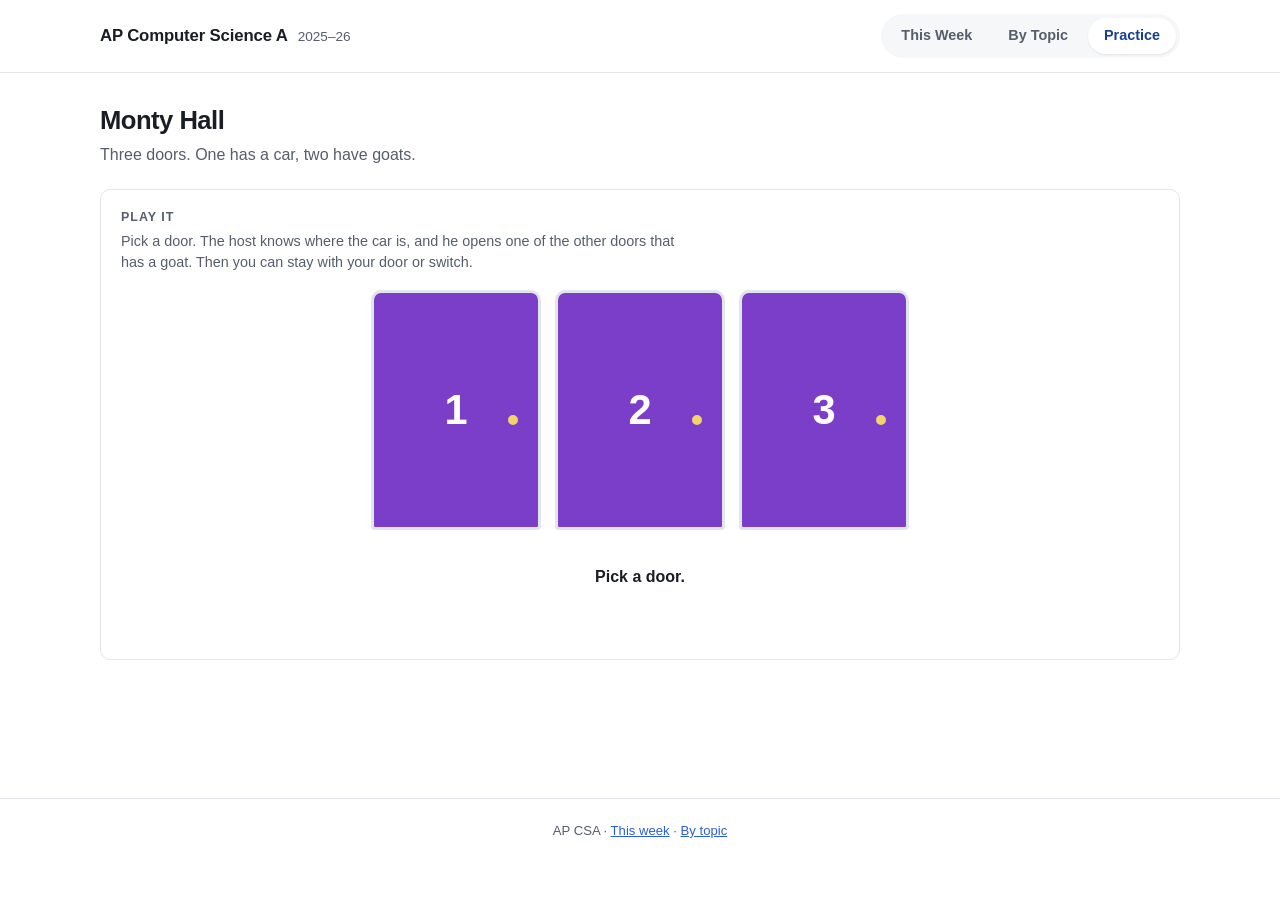
<file: monty-hall.html>
<!doctype html>
<html lang="en">
<head>
  <meta charset="utf-8" />
  <meta name="viewport" content="width=device-width, initial-scale=1" />
  <title>AP CSA &middot; Monty Hall</title>
  <link rel="stylesheet" href="styles.css" />
<style>
.card { border:1px solid var(--line); border-radius:var(--radius); background:var(--bg); padding:18px 20px; margin-bottom:18px; }
.card h2 { font-size:.78rem; text-transform:uppercase; letter-spacing:.08em; color:var(--ink-soft); margin:0 0 4px; }
.card .sub { color:var(--ink-soft); font-size:.9rem; margin:0 0 16px; max-width:70ch; }
button.go { font:inherit; font-size:.88rem; font-weight:700; cursor:pointer; padding:8px 18px;
  border:1px solid var(--brand); background:var(--brand); color:#fff; border-radius:8px; }
button.go:hover { background:var(--brand-ink); border-color:var(--brand-ink); }

/* ------------------------------------------------------------ doors */
.doors { display:flex; gap:14px; justify-content:center; margin:6px 0 14px; }
.door { flex:1 1 0; max-width:170px; height:clamp(140px, 34vw, 240px); position:relative; cursor:pointer;
  border:3px solid var(--line); border-radius:10px 10px 4px 4px; background:var(--bg-subtle);
  font:inherit; color:inherit; padding:0; overflow:hidden; transition:border-color .15s, transform .15s; }
.door:disabled { cursor:default; opacity:1; }
.door .prize { position:absolute; inset:0; display:flex; align-items:center; justify-content:center;
  font-size:clamp(2.4rem, 9vw, 4.4rem); }
.door .panel { position:absolute; inset:0; background:var(--c2); color:#fff; display:flex;
  flex-direction:column; align-items:center; justify-content:center; gap:6px;
  transform-origin:left center; transition:transform .55s ease; }
.door .panel .n { font-size:clamp(1.8rem, 6vw, 2.6rem); font-weight:800; line-height:1; }
.door .panel .knob { position:absolute; right:12%; top:52%; width:10px; height:10px; border-radius:50%; background:#f3d36b; }
.door.open .panel { transform:perspective(600px) rotateY(-80deg); }
.door:not(:disabled):hover { transform:translateY(-3px); border-color:var(--brand); }
.door.picked { border-color:var(--now-line); box-shadow:0 0 0 3px var(--now-line); }
.door.win  { border-color:#2e8b4f; box-shadow:0 0 0 3px #2e8b4f; }
.tag { text-align:center; font-size:.72rem; font-weight:800; text-transform:uppercase; letter-spacing:.06em;
  min-height:1.3em; margin-top:6px; color:var(--now-ink); }
.doorwrap { flex:1 1 0; max-width:170px; display:flex; flex-direction:column; }
.doorwrap .door { flex:none; max-width:none; width:100%; }

.say { text-align:center; font-size:1rem; font-weight:600; min-height:1.5em; margin:4px 0 12px; }
.say.ok  { color:#2e8b4f; font-weight:800; }
.say.bad { color:#c0392b; font-weight:800; }
.choice { display:flex; gap:10px; justify-content:center; flex-wrap:wrap; min-height:40px; }

@media (prefers-reduced-motion: reduce){
  .door .panel { transition:none; }
}
</style>
</head>
<body>
<a class="skip-link" href="#main">Skip to content</a>
<header class="site-header">
  <div class="header-inner">
    <div class="brand">
      <span class="course-name">AP Computer Science A</span>
      <span class="course-sub">2025&ndash;26</span>
    </div>
    <nav class="main-nav" aria-label="Main">
      <a href="index.html">This Week</a>
      <a href="topics.html">By Topic</a>
      <a href="practice.html" aria-current="page">Practice</a>
    </nav>
  </div>
</header>

<main id="main">
  <h1 class="page-title">Monty Hall</h1>
  <p class="page-lede">Three doors. One has a car, two have goats.</p>

  <section class="card">
    <h2>Play it</h2>
    <p class="sub">Pick a door. The host knows where the car is, and he opens one of the other doors that has a goat. Then you can stay with your door or switch.</p>

    <div class="doors" id="doors"></div>
    <div class="say" id="say">Pick a door.</div>
    <div class="choice" id="choice"></div>
  </section>
</main>

<footer class="site-footer">
  AP CSA &middot; <a href="index.html">This week</a> &middot; <a href="topics.html">By topic</a>
</footer>

<script>
const $ = id => document.getElementById(id);
const rand3 = () => Math.floor(Math.random() * 3);

/* ---------------------------------------------------------------- play */
let car, pick, opened, phase;

function buildDoors(){
  const wrap = $('doors');
  wrap.innerHTML = '';
  for (let d = 0; d < 3; d++){
    const w = document.createElement('div'); w.className = 'doorwrap';
    const b = document.createElement('button');
    b.className = 'door'; b.id = 'door' + d;
    b.setAttribute('aria-label', 'Door ' + (d + 1));
    b.innerHTML = '<span class="prize"></span><span class="panel"><span class="n">' + (d + 1) + '</span><span class="knob"></span></span>';
    b.addEventListener('click', () => choose(d));
    const t = document.createElement('div'); t.className = 'tag'; t.id = 'tag' + d;
    w.appendChild(b); w.appendChild(t); wrap.appendChild(w);
  }
}

function newGame(){
  car = rand3(); pick = -1; opened = -1; phase = 'pick';
  for (let d = 0; d < 3; d++){
    const b = $('door' + d);
    b.className = 'door'; b.disabled = false;
    b.querySelector('.prize').textContent = d === car ? '🚗' : '🐐';
    $('tag' + d).textContent = '';
  }
  $('say').className = 'say'; $('say').textContent = 'Pick a door.';
  $('choice').innerHTML = '';
}

function openDoor(d){ $('door' + d).classList.add('open'); }

function choose(d){
  if (phase !== 'pick') return;
  pick = d; phase = 'decide';
  const goats = [0, 1, 2].filter(x => x !== pick && x !== car);
  opened = goats[Math.floor(Math.random() * goats.length)];
  for (let x = 0; x < 3; x++) $('door' + x).disabled = true;
  $('door' + pick).classList.add('picked');
  $('tag' + pick).textContent = 'your pick';
  setTimeout(() => {
    openDoor(opened);
    $('tag' + opened).textContent = 'host opened';
    const other = 3 - pick - opened;
    $('say').textContent = 'The host opened door ' + (opened + 1) + '. It is a goat. Stay or switch?';
    const c = $('choice'); c.innerHTML = '';
    const s = document.createElement('button'); s.className = 'go';
    s.textContent = 'Stay with door ' + (pick + 1);
    s.addEventListener('click', () => finish(false));
    const w = document.createElement('button'); w.className = 'go';
    w.textContent = 'Switch to door ' + (other + 1);
    w.addEventListener('click', () => finish(true));
    c.appendChild(s); c.appendChild(w);
  }, 450);
}

function finish(switched){
  if (phase !== 'decide') return;
  phase = 'done';
  const other = 3 - pick - opened;
  if (switched){
    $('door' + pick).classList.remove('picked'); $('tag' + pick).textContent = '';
    pick = other;
    $('door' + pick).classList.add('picked'); $('tag' + pick).textContent = 'your pick';
  }
  for (let d = 0; d < 3; d++) openDoor(d);
  const won = pick === car;
  $('door' + car).classList.add('win');
  const how = switched ? 'You switched' : 'You stayed';
  $('say').className = 'say ' + (won ? 'ok' : 'bad');
  $('say').textContent = won ? how + ' and won the car.' : how + ' and got a goat. The car was behind door ' + (car + 1) + '.';
  const c = $('choice'); c.innerHTML = '';
  const again = document.createElement('button'); again.className = 'go';
  again.textContent = 'Play again';
  again.addEventListener('click', newGame);
  c.appendChild(again);
}

buildDoors(); newGame();
</script>
</body>
</html>
</file>
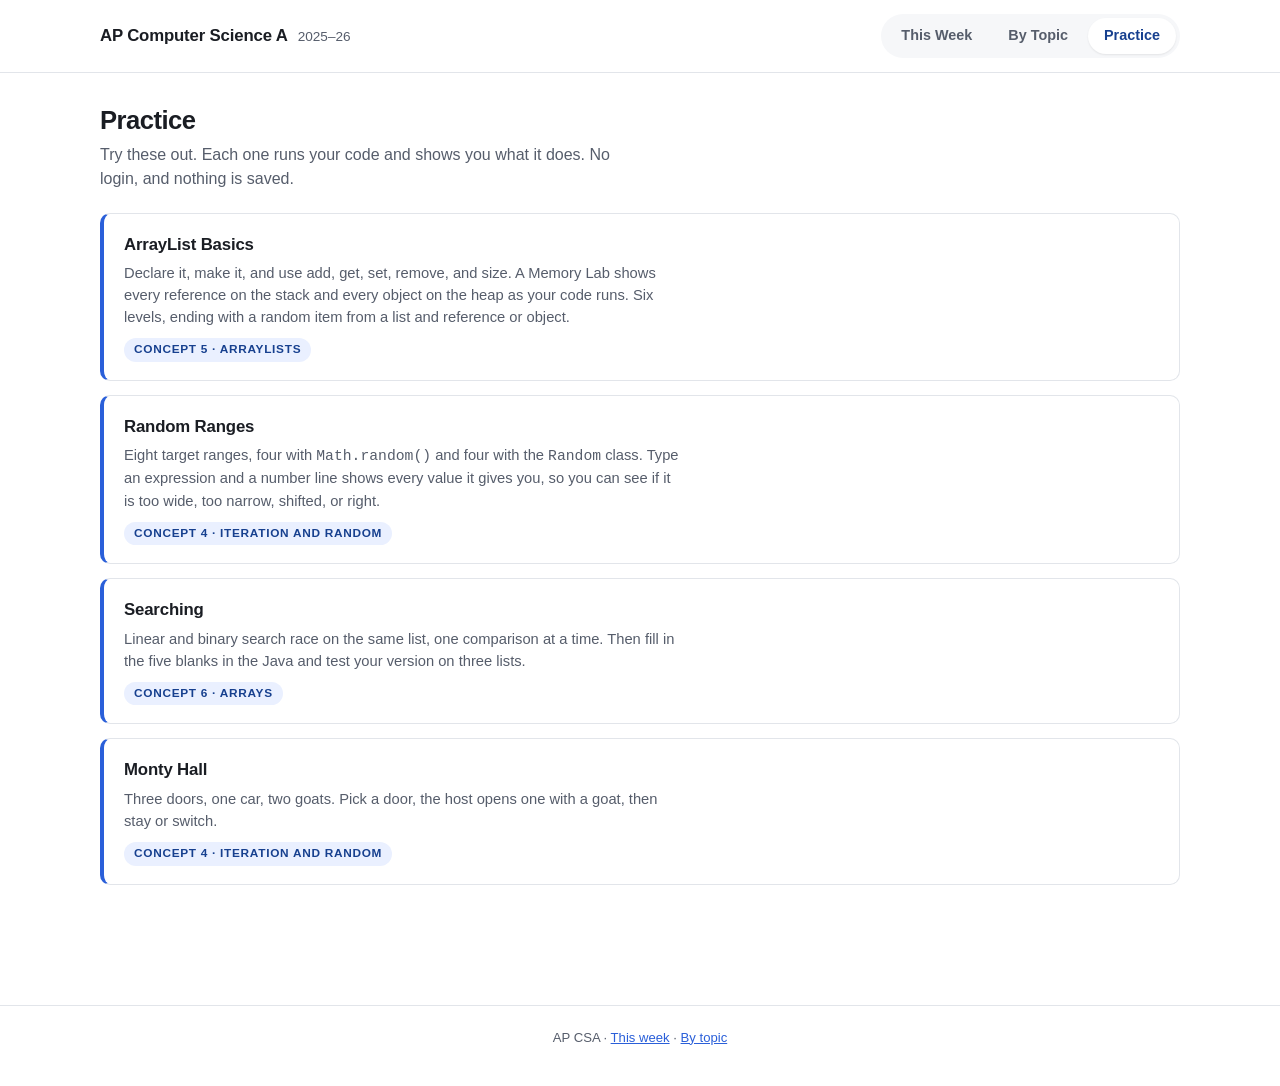
<file: practice.html>
<!doctype html>
<html lang="en">
<head>
  <meta charset="utf-8" />
  <meta name="viewport" content="width=device-width, initial-scale=1" />
  <title>AP CSA &middot; Practice</title>
  <link rel="stylesheet" href="styles.css" />
<style>
.plist { display:flex; flex-direction:column; gap:14px; margin-top:4px; }
a.ptile { display:block; text-decoration:none; color:inherit; background:var(--bg);
  border:1px solid var(--line); border-left:4px solid var(--brand); border-radius:var(--radius);
  padding:18px 20px; }
a.ptile:hover { border-color:var(--brand); }
a.ptile:focus-visible { outline:2px solid var(--brand); outline-offset:2px; }
a.ptile .t { font-weight:800; font-size:1.05rem; letter-spacing:-.01em; display:block; }
a.ptile .d { color:var(--ink-soft); font-size:.92rem; display:block; margin-top:5px; max-width:68ch; }
a.ptile .u { display:inline-block; margin-top:10px; font-size:.74rem; font-weight:700;
  text-transform:uppercase; letter-spacing:.06em; color:var(--brand-ink);
  background:var(--brand-bg); border-radius:999px; padding:3px 10px; }
</style>
</head>
<body>
<a class="skip-link" href="#main">Skip to content</a>
<header class="site-header">
  <div class="header-inner">
    <div class="brand">
      <span class="course-name">AP Computer Science A</span>
      <span class="course-sub">2025&ndash;26</span>
    </div>
    <nav class="main-nav" aria-label="Main">
      <a href="index.html">This Week</a>
      <a href="topics.html">By Topic</a>
      <a href="practice.html" aria-current="page">Practice</a>
    </nav>
  </div>
</header>

<main id="main">
  <h1 class="page-title">Practice</h1>
  <p class="page-lede">Try these out. Each one runs your code and shows you what it does. No login, and nothing is saved.</p>

  <div class="plist">
    <a class="ptile" href="arraylist-basics.html">
      <span class="t">ArrayList Basics</span>
      <span class="d">Declare it, make it, and use add, get, set, remove, and size. A Memory Lab shows every reference on the stack and every object on the heap as your code runs. Six levels, ending with a random item from a list and reference or object.</span>
      <span class="u">Concept 5 &middot; ArrayLists</span>
    </a>

    <a class="ptile" href="random-ranges.html">
      <span class="t">Random Ranges</span>
      <span class="d">Eight target ranges, four with <code>Math.random()</code> and four with the <code>Random</code> class. Type an expression and a number line shows every value it gives you, so you can see if it is too wide, too narrow, shifted, or right.</span>
      <span class="u">Concept 4 &middot; Iteration and Random</span>
    </a>

    <a class="ptile" href="searching.html">
      <span class="t">Searching</span>
      <span class="d">Linear and binary search race on the same list, one comparison at a time. Then fill in the five blanks in the Java and test your version on three lists.</span>
      <span class="u">Concept 6 &middot; Arrays</span>
    </a>

    <a class="ptile" href="monty-hall.html">
      <span class="t">Monty Hall</span>
      <span class="d">Three doors, one car, two goats. Pick a door, the host opens one with a goat, then stay or switch.</span>
      <span class="u">Concept 4 &middot; Iteration and Random</span>
    </a>
  </div>
</main>

<footer class="site-footer">
  AP CSA &middot; <a href="index.html">This week</a> &middot; <a href="topics.html">By topic</a>
</footer>
</body>
</html>
</file>
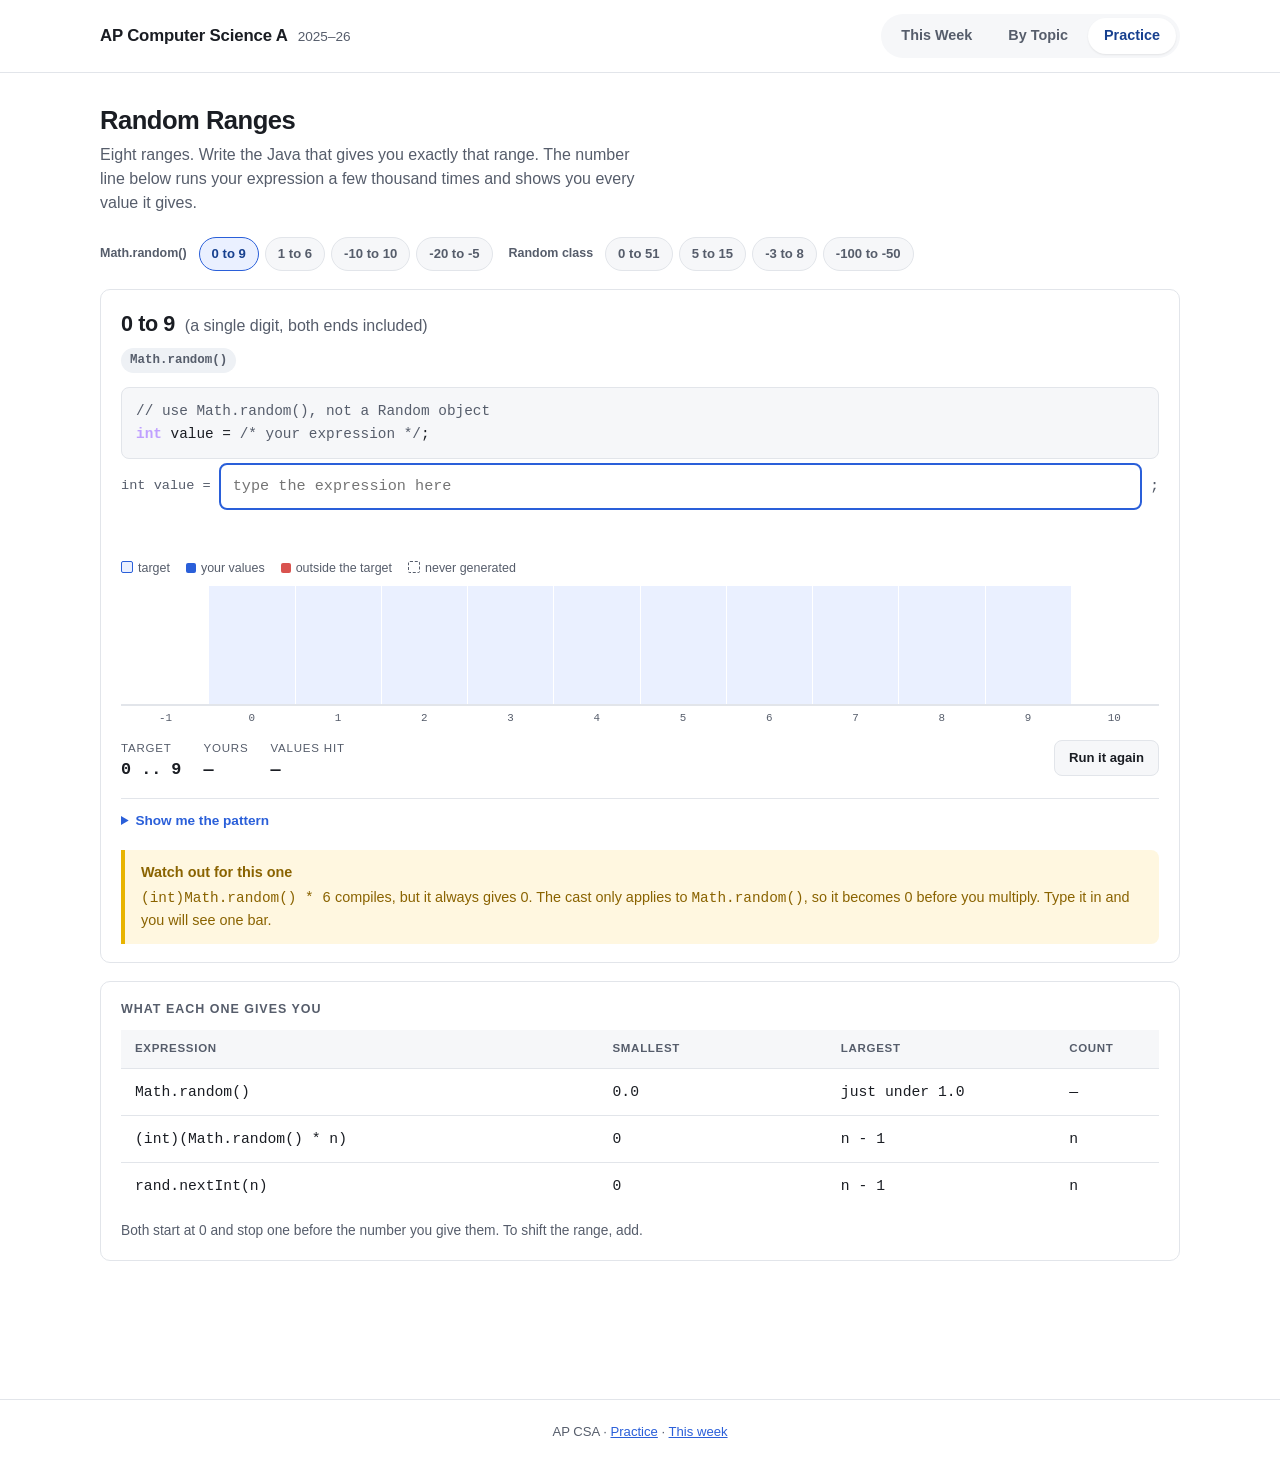
<file: random-ranges.html>
<!doctype html>
<html lang="en">
<head>
  <meta charset="utf-8" />
  <meta name="viewport" content="width=device-width, initial-scale=1" />
  <title>AP CSA &middot; Random Ranges</title>
  <link rel="stylesheet" href="styles.css" />
<style>
.task-nav { display:flex; flex-wrap:wrap; gap:6px; margin:0 0 18px; }
.task-nav button {
  font:inherit; font-size:.82rem; font-weight:600; cursor:pointer;
  border:1px solid var(--line); background:var(--bg-subtle); color:var(--ink-soft);
  padding:6px 12px; border-radius:999px;
}
.task-nav button[aria-current="true"] { background:var(--brand-bg); border-color:var(--brand); color:var(--brand-ink); }
.task-nav button.done::after { content:" \2713"; color:#2e8b4f; font-weight:800; }
.task-nav .sep { align-self:center; color:var(--ink-soft); font-size:.78rem; margin:0 6px 0 10px; font-weight:600; }

.card { border:1px solid var(--line); border-radius:var(--radius); background:var(--bg); padding:18px 20px; margin-bottom:18px; }
.card h2 { font-size:.78rem; text-transform:uppercase; letter-spacing:.08em; color:var(--ink-soft); margin:0 0 12px; }

.goal { display:flex; align-items:baseline; gap:10px; flex-wrap:wrap; margin-bottom:4px; }
.goal .want { font-size:1.35rem; font-weight:800; letter-spacing:-.02em; }
.goal .ctx { color:var(--ink-soft); }
.method { display:inline-block; font-size:.78rem; font-weight:700; padding:3px 9px; border-radius:999px;
  background:var(--chip-bg); color:var(--ink-soft); font-family:ui-monospace,SFMono-Regular,Menlo,Consolas,monospace; }

pre.code { background:var(--bg-subtle); border:1px solid var(--line); border-radius:8px;
  padding:12px 14px; overflow-x:auto; margin:14px 0 0; font-size:.9rem; line-height:1.6;
  font-family:ui-monospace,SFMono-Regular,Menlo,Consolas,monospace; }
.code .kw { color:var(--c2); font-weight:600; }
.code .cm { color:var(--ink-soft); }
:root:not([data-theme="light"]) .code .kw { color:#c0a0ff; }
@media (prefers-color-scheme: light) { }

.answer-row { display:flex; align-items:center; gap:8px; flex-wrap:wrap; font-size:.95rem;
  font-family:ui-monospace,SFMono-Regular,Menlo,Consolas,monospace; margin-top:4px; }
.answer-row input {
  flex:1 1 320px; min-width:240px; font:inherit; padding:10px 12px;
  border:2px solid var(--line); border-radius:8px; background:var(--bg); color:var(--ink);
}
.answer-row input:focus { outline:none; border-color:var(--brand); }
.answer-row input.bad { border-color:#d9534f; }
.answer-row input.good { border-color:#2e8b4f; }

.verdict { margin-top:12px; font-size:.95rem; min-height:1.4em; }
.verdict.nope { color:#c0392b; font-weight:700; }
.verdict.type { color:#b06a00; font-weight:700; }
.verdict.off  { color:#b06a00; font-weight:600; }
.verdict.yes  { color:#2e8b4f; font-weight:700; }
.caret { font-family:ui-monospace,SFMono-Regular,Menlo,Consolas,monospace; color:#c0392b;
  white-space:pre; font-size:.9rem; margin-top:2px; }

.nl-wrap { margin-top:16px; }
.nl-legend { display:flex; gap:16px; flex-wrap:wrap; font-size:.78rem; color:var(--ink-soft); margin-bottom:8px; }
.nl-legend span::before { content:""; display:inline-block; width:10px; height:10px; border-radius:2px; margin-right:5px; vertical-align:-1px; }
.nl-legend .k-want::before { background:var(--brand-bg); border:1px solid var(--brand); }
.nl-legend .k-hit::before  { background:var(--brand); }
.nl-legend .k-over::before { background:#d9534f; }
.nl-legend .k-miss::before { background:transparent; border:1px dashed var(--ink-soft); }

.nl { display:flex; align-items:flex-end; gap:1px; height:120px; border-bottom:2px solid var(--line);
  padding:0 2px; overflow-x:auto; }
.nl .col { flex:1 1 0; min-width:4px; display:flex; flex-direction:column; justify-content:flex-end; height:100%; position:relative; }
.nl .col.want { background:var(--brand-bg); }
.nl .bar { width:100%; background:var(--brand); border-radius:2px 2px 0 0; min-height:0; }
.nl .col.over .bar { background:#d9534f; }
.nl .col.miss .bar { border-top:1px dashed var(--ink-soft); }
.nl-axis { display:flex; gap:1px; padding:4px 2px 0; overflow-x:auto; }
.nl-axis .t { flex:1 1 0; min-width:4px; text-align:center; font-size:.68rem; color:var(--ink-soft);
  font-family:ui-monospace,SFMono-Regular,Menlo,Consolas,monospace; white-space:nowrap; }

.readout { display:flex; gap:22px; flex-wrap:wrap; margin-top:14px; font-size:.9rem; }
.readout div span { display:block; font-size:.72rem; text-transform:uppercase; letter-spacing:.07em; color:var(--ink-soft); }
.readout div b { font-size:1.05rem; font-family:ui-monospace,SFMono-Regular,Menlo,Consolas,monospace; }

details.hint { margin-top:16px; border-top:1px solid var(--line); padding-top:12px; }
details.hint summary { cursor:pointer; font-size:.85rem; font-weight:700; color:var(--brand); }
details.hint pre { margin:10px 0 0; }

.trap { border-left:4px solid var(--now-line); background:var(--now-bg); color:var(--now-ink);
  border-radius:0 8px 8px 0; padding:12px 16px; margin-top:18px; font-size:.9rem; }
.trap b { display:block; margin-bottom:4px; }
.btn-ghost { font:inherit; font-size:.82rem; font-weight:600; cursor:pointer; padding:7px 14px;
  border:1px solid var(--line); background:var(--bg-subtle); color:var(--ink); border-radius:8px; }
.btn-ghost:hover { border-color:var(--brand); color:var(--brand-ink); }
</style>
</head>
<body>
<a class="skip-link" href="#main">Skip to content</a>
<header class="site-header">
  <div class="header-inner">
    <div class="brand">
      <span class="course-name">AP Computer Science A</span>
      <span class="course-sub">2025&ndash;26</span>
    </div>
    <nav class="main-nav" aria-label="Main">
      <a href="index.html">This Week</a>
      <a href="topics.html">By Topic</a>
      <a href="practice.html" aria-current="page">Practice</a>
    </nav>
  </div>
</header>

<main id="main">
  <h1 class="page-title">Random Ranges</h1>
  <p class="page-lede">Eight ranges. Write the Java that gives you exactly that range. The number line below runs your expression a few thousand times and shows you every value it gives.</p>

  <div class="task-nav" id="tasknav"></div>

  <section class="card">
    <div class="goal">
      <span class="want" id="want"></span>
      <span class="ctx" id="ctx"></span>
    </div>
    <p style="margin:6px 0 0"><span class="method" id="method"></span></p>

    <pre class="code" id="starter"></pre>

    <div class="answer-row">
      <label for="expr" style="font-family:inherit;color:var(--ink-soft);font-size:.85rem">int value =</label>
      <input id="expr" spellcheck="false" autocomplete="off" autocapitalize="off" placeholder="type the expression here" />
      <span style="color:var(--ink-soft)">;</span>
    </div>
    <div class="verdict" id="verdict"></div>
    <div class="caret" id="caret"></div>

    <div class="nl-wrap">
      <div class="nl-legend">
        <span class="k-want">target</span>
        <span class="k-hit">your values</span>
        <span class="k-over">outside the target</span>
        <span class="k-miss">never generated</span>
      </div>
      <div class="nl" id="nl"></div>
      <div class="nl-axis" id="nlaxis"></div>
    </div>

    <div class="readout">
      <div><span>target</span><b id="rt"></b></div>
      <div><span>yours</span><b id="ry">&mdash;</b></div>
      <div><span>values hit</span><b id="rh">&mdash;</b></div>
      <div style="margin-left:auto"><button class="btn-ghost" id="reroll">Run it again</button></div>
    </div>

    <details class="hint">
      <summary>Show me the pattern</summary>
<pre class="code">
<span class="cm">// Math.random() gives a double from 0.0 up to (but never) 1.0</span>
<span class="cm">// low to high, inclusive. The count of values is (high - low + 1).</span>
int value = (int)(Math.random() * (high - low + 1)) + low;

<span class="cm">// Random does the same job with the count passed straight in</span>
Random rand = new Random();
int value = rand.nextInt(high - low + 1) + low;
</pre>
      <p style="font-size:.86rem;color:var(--ink-soft);margin:10px 0 0">Figure out how many values you need first, then where they start. For <code>-3</code> to <code>8</code> the count is <code>8 - (-3) + 1 = 12</code>, so you want 12 values starting at <code>-3</code>.</p>
    </details>

    <div class="trap">
      <b>Watch out for this one</b>
      <code>(int)Math.random() * 6</code> compiles, but it always gives 0. The cast only applies to <code>Math.random()</code>, so it becomes 0 before you multiply. Type it in and you will see one bar.
    </div>
  </section>

  <section class="card">
    <h2>What each one gives you</h2>
    <table class="week-table" style="margin:0">
      <thead><tr><th style="width:46%">Expression</th><th style="width:22%">Smallest</th><th style="width:22%">Largest</th><th>Count</th></tr></thead>
      <tbody style="font-family:ui-monospace,SFMono-Regular,Menlo,Consolas,monospace">
        <tr><td>Math.random()</td><td>0.0</td><td>just under 1.0</td><td>&mdash;</td></tr>
        <tr><td>(int)(Math.random() * n)</td><td>0</td><td>n - 1</td><td>n</td></tr>
        <tr><td>rand.nextInt(n)</td><td>0</td><td>n - 1</td><td>n</td></tr>
      </tbody>
    </table>
    <p style="font-size:.86rem;color:var(--ink-soft);margin:12px 0 0">Both start at 0 and stop one before the number you give them. To shift the range, add.</p>
  </section>
</main>

<footer class="site-footer">
  AP CSA &middot; <a href="practice.html">Practice</a> &middot; <a href="index.html">This week</a>
</footer>

<script>
/* ---------------------------------------------------------------- tasks */
const TASKS = [
  {id:'m1', mode:'math', lo:0,    hi:9,   ctx:'a single digit'},
  {id:'m2', mode:'math', lo:1,    hi:6,   ctx:'one roll of a die'},
  {id:'m3', mode:'math', lo:-10,  hi:10,  ctx:'a temperature change, in degrees'},
  {id:'m4', mode:'math', lo:-20,  hi:-5,  ctx:'a freezer reading, always below zero'},
  {id:'r1', mode:'rand', lo:0,    hi:51,  ctx:'an index into a deck of cards'},
  {id:'r2', mode:'rand', lo:5,    hi:15,  ctx:'how many players showed up'},
  {id:'r3', mode:'rand', lo:-3,   hi:8,   ctx:'yards gained or lost on a play'},
  {id:'r4', mode:'rand', lo:-100, hi:-50, ctx:'elevation below sea level'}
];
const STARTER = {
  math: '<span class="cm">// use Math.random(), not a Random object</span>\n<span class="kw">int</span> value = <span class="cm">/* your expression */</span>;',
  rand: '<span class="cm">// a Random object named rand already exists</span>\n<span class="kw">import</span> java.util.Random;\nRandom rand = <span class="kw">new</span> Random();\n<span class="kw">int</span> value = <span class="cm">/* your expression */</span>;'
};
const SAMPLES = 4000, MAX_COLS = 160;
const solved = new Set();
let cur = 0;

/* ------------------------------------------------------------- tokenizer */
function tokenize(src){
  const toks = []; let i = 0;
  const digit = c => c >= '0' && c <= '9';
  while (i < src.length){
    const c = src[i];
    if (/\s/.test(c)) { i++; continue; }
    if (digit(c)) { let j = i; while (j < src.length && digit(src[j])) j++;
      toks.push({t:'num', v:parseInt(src.slice(i,j),10), p:i}); i = j; continue; }
    if (/[A-Za-z_$]/.test(c)) { let j = i; while (j < src.length && /[A-Za-z0-9_$.]/.test(src[j])) j++;
      toks.push({t:'id', v:src.slice(i,j), p:i}); i = j; continue; }
    if ('()+-*/'.indexOf(c) >= 0) { toks.push({t:c, p:i}); i++; continue; }
    throw {p:i};
  }
  toks.push({t:'eof', p:src.length});
  return toks;
}

/* ---------------------------------------------------------------- parser */
function parse(src){
  const toks = tokenize(src); let k = 0;
  const peek = () => toks[k];
  const next = () => toks[k++];
  const fail = tok => { throw {p:(tok || peek()).p}; };

  function expr(){
    let n = term();
    while (peek().t === '+' || peek().t === '-'){ const op = next().t; n = {k:'bin', op, a:n, b:term()}; }
    return n;
  }
  function term(){
    let n = unary();
    while (peek().t === '*' || peek().t === '/'){ const op = next().t; n = {k:'bin', op, a:n, b:unary()}; }
    return n;
  }
  function unary(){
    if (peek().t === '-'){ next(); return {k:'neg', a:unary()}; }
    if (peek().t === '+'){ next(); return unary(); }
    return atom();
  }
  function atom(){
    const t = peek();
    if (t.t === 'num'){ next(); return {k:'num', v:t.v}; }
    if (t.t === '('){
      if (toks[k+1] && toks[k+1].t === 'id' && toks[k+1].v === 'int' && toks[k+2] && toks[k+2].t === ')'){
        next(); next(); next();
        return {k:'cast', a:unary()};
      }
      next();
      const e = expr();
      if (peek().t !== ')') fail();
      next();
      return e;
    }
    if (t.t === 'id'){
      next();
      if (t.v === 'Math.random'){
        if (peek().t !== '(') fail(); next();
        if (peek().t !== ')') fail(); next();
        return {k:'rand'};
      }
      if (/^[A-Za-z_$][A-Za-z0-9_$]*\.nextInt$/.test(t.v)){
        if (peek().t !== '(') fail(); next();
        const a = expr();
        if (peek().t !== ')') fail(); next();
        return {k:'nextInt', a};
      }
      fail(t);
    }
    fail(t);
  }
  const ast = expr();
  if (peek().t !== 'eof') fail();
  return ast;
}

/* ------------------------------------------------------------ evaluation */
function collect(n, out){
  if (!n) return;
  if (n.k === 'rand' || n.k === 'nextInt'){ n._i = out.length; out.push(n); }
  collect(n.a, out); collect(n.b, out);
}
function evalNode(n, pick){
  switch (n.k){
    case 'num':  return n.v;
    case 'neg':  return -evalNode(n.a, pick);
    case 'cast': return Math.trunc(evalNode(n.a, pick));
    case 'rand': return pick(n, 0, 1 - 1e-12);
    case 'nextInt': {
      const b = evalNode(n.a, pick);
      if (!Number.isInteger(b) || b <= 0) throw {bound:true};
      return pick(n, 0, b - 1);
    }
    case 'bin': {
      const a = evalNode(n.a, pick), b = evalNode(n.b, pick);
      if (n.op === '+') return a + b;
      if (n.op === '-') return a - b;
      if (n.op === '*') return a * b;
      if (b === 0) throw {bound:true};
      return (Number.isInteger(a) && Number.isInteger(b)) ? Math.trunc(a / b) : a / b;
    }
  }
  throw {bound:true};
}
/* exact endpoints: every random source is monotone here, so the extremes
   live at the corners of the source space. */
function exactRange(ast, srcs){
  if (srcs.length === 0 || srcs.length > 12) return null;
  let lo = Infinity, hi = -Infinity;
  for (let m = 0; m < (1 << srcs.length); m++){
    const v = evalNode(ast, (n, a, b) => ((m >> n._i) & 1) ? b : a);
    lo = Math.min(lo, v); hi = Math.max(hi, v);
  }
  return {lo, hi};
}
function sample(ast, n){
  const counts = new Map();
  let allInt = true;
  for (let i = 0; i < n; i++){
    const v = evalNode(ast, (node, a, b) => node.k === 'rand'
      ? Math.random()
      : Math.floor(Math.random() * (b + 1)));
    if (!Number.isInteger(v)) allInt = false;
    counts.set(v, (counts.get(v) || 0) + 1);
  }
  return {counts, allInt};
}
function usesKind(n, kind){
  if (!n) return false;
  if (n.k === kind) return true;
  return usesKind(n.a, kind) || usesKind(n.b, kind);
}

/* -------------------------------------------------------------- the page */
const $ = id => document.getElementById(id);

function drawNav(){
  const nav = $('tasknav');
  nav.innerHTML = '';
  TASKS.forEach((t, i) => {
    if (i === 4){ const s = document.createElement('span'); s.className = 'sep'; s.textContent = 'Random class'; nav.appendChild(s); }
    if (i === 0){ const s = document.createElement('span'); s.className = 'sep'; s.style.marginLeft = '0'; s.textContent = 'Math.random()'; nav.appendChild(s); }
    const b = document.createElement('button');
    b.textContent = t.lo + ' to ' + t.hi;
    b.setAttribute('aria-current', i === cur ? 'true' : 'false');
    if (solved.has(t.id)) b.classList.add('done');
    b.onclick = () => { cur = i; loadTask(); };
    nav.appendChild(b);
  });
}

function loadTask(){
  const t = TASKS[cur];
  $('want').textContent = t.lo + ' to ' + t.hi;
  $('ctx').textContent = '(' + t.ctx + ', both ends included)';
  $('method').textContent = t.mode === 'math' ? 'Math.random()' : 'rand.nextInt( )';
  $('starter').innerHTML = STARTER[t.mode];
  $('rt').textContent = t.lo + ' .. ' + t.hi;
  $('expr').value = '';
  $('expr').className = '';
  $('verdict').textContent = '';
  $('verdict').className = 'verdict';
  $('caret').textContent = '';
  $('ry').innerHTML = '&mdash;';
  $('rh').innerHTML = '&mdash;';
  drawNav();
  drawLine(null);
  $('expr').focus();
}

function drawLine(res){
  const t = TASKS[cur];
  const nl = $('nl'), ax = $('nlaxis');
  nl.innerHTML = ''; ax.innerHTML = '';

  let lo = t.lo, hi = t.hi;
  if (res && res.range){ lo = Math.min(lo, res.range.lo); hi = Math.max(hi, res.range.hi); }
  const pad = Math.max(1, Math.round((hi - lo + 1) * 0.08));
  lo -= pad; hi += pad;

  if (hi - lo + 1 > MAX_COLS){
    nl.innerHTML = '<p style="color:var(--ink-soft);font-size:.86rem;align-self:center">'
      + 'That range is ' + (res && res.range ? (res.range.hi - res.range.lo + 1) : (hi - lo + 1))
      + ' values wide, which is too wide to draw. Check the number you passed in.</p>';
    return;
  }

  const counts = res ? res.counts : new Map();
  let peak = 1;
  counts.forEach(c => { if (c > peak) peak = c; });

  for (let v = lo; v <= hi; v++){
    const col = document.createElement('div');
    col.className = 'col';
    const inTarget = v >= t.lo && v <= t.hi;
    const n = counts.get(v) || 0;
    if (inTarget) col.classList.add('want');
    if (n > 0 && !inTarget) col.classList.add('over');
    if (n === 0 && inTarget && res) col.classList.add('miss');
    const bar = document.createElement('div');
    bar.className = 'bar';
    bar.style.height = n > 0 ? Math.max(4, Math.round(n / peak * 100)) + '%' : (res && inTarget ? '2px' : '0');
    col.title = v + ': ' + n;
    col.appendChild(bar);
    nl.appendChild(col);

    const tk = document.createElement('div');
    tk.className = 't';
    const span = hi - lo + 1;
    const every = span <= 24 ? 1 : span <= 60 ? 5 : 10;
    tk.textContent = (v % every === 0 || v === t.lo || v === t.hi) ? v : '';
    ax.appendChild(tk);
  }
}

function check(){
  const t = TASKS[cur];
  const src = $('expr').value;
  const V = $('verdict'), C = $('caret'), I = $('expr');
  C.textContent = '';
  if (!src.trim()){ V.textContent = ''; V.className = 'verdict'; I.className = ''; drawLine(null); return; }

  let ast;
  try {
    ast = parse(src);
  } catch (e){
    V.textContent = 'NOT QUITE - your syntax is wrong.';
    V.className = 'verdict nope';
    if (typeof e.p === 'number') C.textContent = src.replace(/[^\t]/g, ' ').slice(0, e.p) + '^';
    I.className = 'bad';
    $('ry').innerHTML = '&mdash;'; $('rh').innerHTML = '&mdash;';
    drawLine(null);
    return;
  }

  if (t.mode === 'math' && !usesKind(ast, 'rand')){
    V.textContent = 'NOT QUITE - use Math.random() for this one.'; V.className = 'verdict off';
    I.className = 'bad'; drawLine(null); return;
  }
  if (t.mode === 'rand' && !usesKind(ast, 'nextInt')){
    V.textContent = 'NOT QUITE - use rand.nextInt() for this one.'; V.className = 'verdict off';
    I.className = 'bad'; drawLine(null); return;
  }

  const srcs = []; collect(ast, srcs);
  let res;
  try {
    res = sample(ast, SAMPLES);
    res.range = exactRange(ast, srcs);
  } catch (e){
    V.textContent = 'NOT QUITE - nextInt() needs a positive whole number.';
    V.className = 'verdict nope'; I.className = 'bad'; drawLine(null); return;
  }
  if (!res.range){
    let lo = Infinity, hi = -Infinity;
    res.counts.forEach((c, v) => { lo = Math.min(lo, v); hi = Math.max(hi, v); });
    res.range = {lo, hi};
  }

  if (!res.allInt){
    V.textContent = 'NOT QUITE - that is a double, and value is an int. You need a cast.';
    V.className = 'verdict type'; I.className = 'bad';
    $('ry').textContent = 'not a whole number'; $('rh').innerHTML = '&mdash;';
    drawLine(null);
    return;
  }

  const hit = res.counts.size;
  const want = t.hi - t.lo + 1;
  $('ry').textContent = res.range.lo + ' .. ' + res.range.hi;
  $('rh').textContent = hit + ' of ' + want;
  drawLine(res);

  const exact = res.range.lo === t.lo && res.range.hi === t.hi && hit === want;
  if (exact){
    V.textContent = 'CORRECT - ' + t.lo + ' to ' + t.hi + ', and you can get every value.';
    V.className = 'verdict yes'; I.className = 'good';
    solved.add(t.id); drawNav();
  } else {
    I.className = 'bad';
    V.className = 'verdict off';
    if (res.range.lo === res.range.hi){
      V.textContent = 'NOT QUITE - that always gives ' + res.range.lo + '. Check where your cast is.';
    } else if (hit < res.range.hi - res.range.lo + 1){
      V.textContent = 'NOT QUITE - it skips values. You get ' + hit + ' different numbers, not ' + want + '.';
    } else if (res.range.hi - res.range.lo + 1 === want){
      V.textContent = 'NOT QUITE - right number of values, but shifted. You are off by '
        + (t.lo - res.range.lo > 0 ? '+' : '') + (t.lo - res.range.lo) + '.';
    } else {
      V.textContent = 'NOT QUITE - that gives ' + (res.range.hi - res.range.lo + 1)
        + ' values and you need ' + want + '.';
    }
  }
}

let timer = null;
$('expr').addEventListener('input', () => { clearTimeout(timer); timer = setTimeout(check, 180); });
$('reroll').addEventListener('click', check);
document.addEventListener('keydown', e => {
  if (e.target === $('expr')) return;
  if (e.key === 'ArrowRight' && cur < TASKS.length - 1){ cur++; loadTask(); }
  if (e.key === 'ArrowLeft'  && cur > 0){ cur--; loadTask(); }
});

loadTask();
</script>
</body>
</html>
</file>
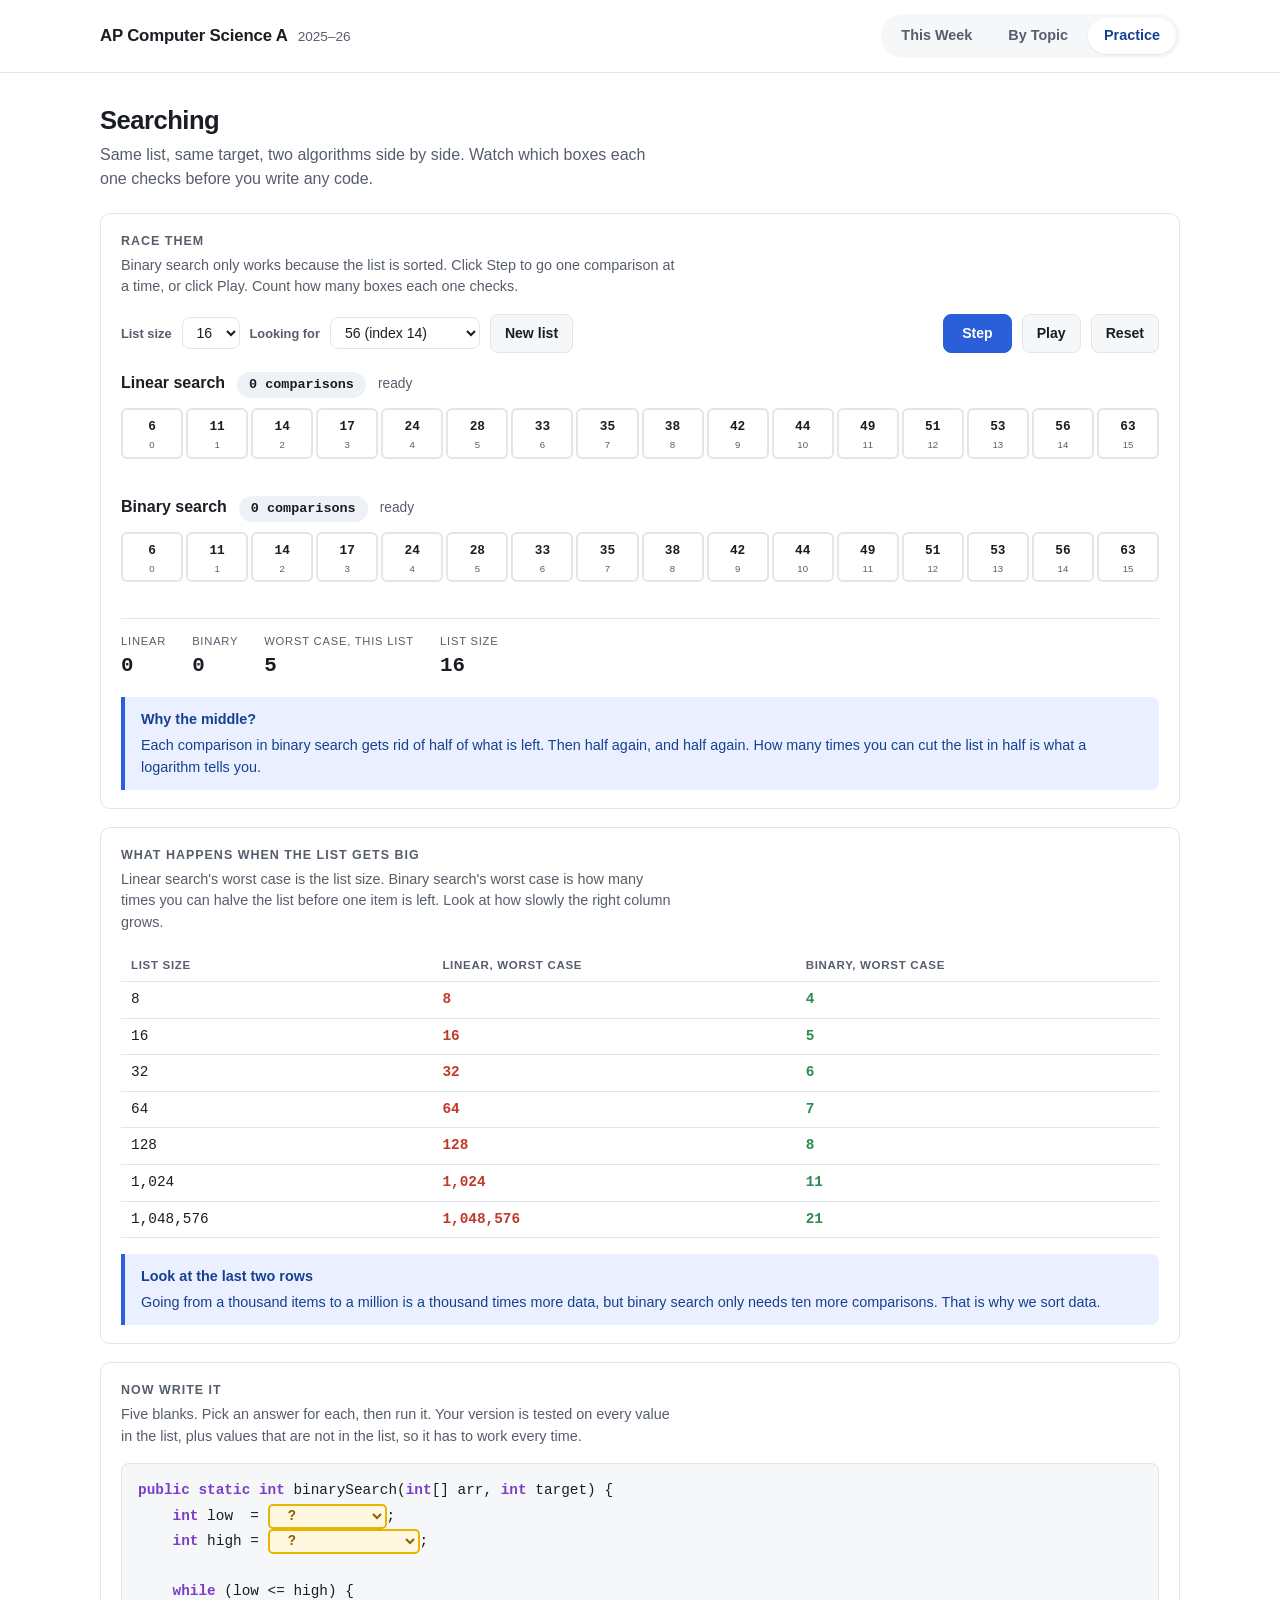
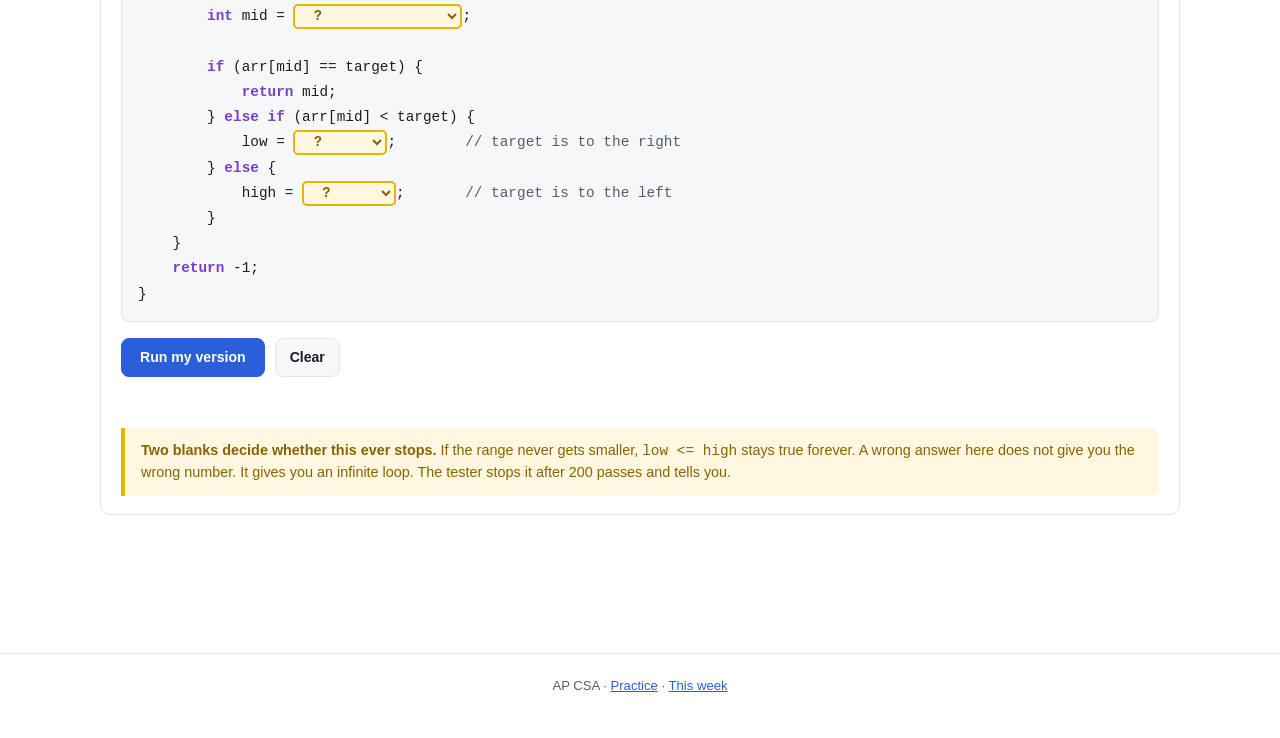
<file: searching.html>
<!doctype html>
<html lang="en">
<head>
  <meta charset="utf-8" />
  <meta name="viewport" content="width=device-width, initial-scale=1" />
  <title>AP CSA &middot; Searching</title>
  <link rel="stylesheet" href="styles.css" />
<style>
.card { border:1px solid var(--line); border-radius:var(--radius); background:var(--bg); padding:18px 20px; margin-bottom:18px; }
.card h2 { font-size:.78rem; text-transform:uppercase; letter-spacing:.08em; color:var(--ink-soft); margin:0 0 4px; }
.card .sub { color:var(--ink-soft); font-size:.9rem; margin:0 0 16px; max-width:70ch; }
.mono { font-family:ui-monospace,SFMono-Regular,Menlo,Consolas,monospace; }

.controls { display:flex; gap:10px; flex-wrap:wrap; align-items:center; margin-bottom:18px; }
.controls label { font-size:.8rem; color:var(--ink-soft); font-weight:600; }
.controls select, .controls input[type=number] {
  font:inherit; font-size:.88rem; padding:6px 10px; border:1px solid var(--line);
  border-radius:8px; background:var(--bg); color:var(--ink);
}
button.go { font:inherit; font-size:.88rem; font-weight:700; cursor:pointer; padding:8px 18px;
  border:1px solid var(--brand); background:var(--brand); color:#fff; border-radius:8px; }
button.go:hover { background:var(--brand-ink); border-color:var(--brand-ink); }
button.ghost { font:inherit; font-size:.88rem; font-weight:600; cursor:pointer; padding:8px 14px;
  border:1px solid var(--line); background:var(--bg-subtle); color:var(--ink); border-radius:8px; }
button.ghost:hover { border-color:var(--brand); color:var(--brand-ink); }
button:disabled { opacity:.45; cursor:default; }

.lane { margin-bottom:22px; }
.lane-head { display:flex; align-items:baseline; gap:12px; flex-wrap:wrap; margin-bottom:8px; }
.lane-head .name { font-weight:800; font-size:1rem; }
.lane-head .count { font-family:ui-monospace,SFMono-Regular,Menlo,Consolas,monospace;
  background:var(--chip-bg); border-radius:999px; padding:3px 12px; font-size:.84rem; font-weight:700; }
.lane-head .state { color:var(--ink-soft); font-size:.86rem; }
.lane-head .state.win { color:#2e8b4f; font-weight:700; }
.lane-head .state.lose { color:#c0392b; font-weight:700; }

.cells { display:flex; gap:3px; flex-wrap:nowrap; overflow-x:auto; padding:2px 0 0; }
.cell { flex:1 1 0; min-width:26px; text-align:center; border:2px solid var(--line); border-radius:6px;
  padding:7px 2px 4px; background:var(--bg); transition:background .12s, border-color .12s, opacity .12s; }
.cell .v { font-family:ui-monospace,SFMono-Regular,Menlo,Consolas,monospace; font-size:.8rem; font-weight:700; display:block; }
.cell .i { font-size:.6rem; color:var(--ink-soft); display:block; margin-top:2px; }
.cell.out   { opacity:.26; }
.cell.seen  { background:var(--chip-bg); border-color:var(--chip-bg); opacity:.75; }
.cell.look  { border-color:var(--brand); background:var(--brand-bg); color:var(--brand-ink); transform:translateY(-3px); }
.cell.found { border-color:#2e8b4f; background:#e4f5ea; color:#1d6b38; }
:root[data-theme="dark"] .cell.found, :root:not([data-theme="light"]) .cell.found { background:#17351f; color:#8fe0a8; }
.marks { display:flex; gap:3px; margin-top:3px; }
.marks .m { flex:1 1 0; min-width:26px; text-align:center; font-size:.62rem; font-weight:800;
  font-family:ui-monospace,SFMono-Regular,Menlo,Consolas,monospace; color:var(--brand-ink); min-height:1.1em; }

.scoreline { display:flex; gap:26px; flex-wrap:wrap; border-top:1px solid var(--line); padding-top:14px; margin-top:4px; }
.scoreline div span { display:block; font-size:.7rem; text-transform:uppercase; letter-spacing:.07em; color:var(--ink-soft); }
.scoreline div b { font-size:1.3rem; font-family:ui-monospace,SFMono-Regular,Menlo,Consolas,monospace; }

pre.code { background:var(--bg-subtle); border:1px solid var(--line); border-radius:8px;
  padding:14px 16px; overflow-x:auto; margin:0; font-size:.9rem; line-height:1.75;
  font-family:ui-monospace,SFMono-Regular,Menlo,Consolas,monospace; }
.code .kw { color:var(--c2); font-weight:600; }
.code .cm { color:var(--ink-soft); }
select.blank { font-family:ui-monospace,SFMono-Regular,Menlo,Consolas,monospace; font-size:.86rem;
  padding:2px 6px; border:2px solid var(--now-line); border-radius:5px; background:var(--now-bg);
  color:var(--now-ink); font-weight:700; }
select.blank.right { border-color:#2e8b4f; background:#e4f5ea; color:#1d6b38; }
:root[data-theme="dark"] select.blank.right, :root:not([data-theme="light"]) select.blank.right { background:#17351f; color:#8fe0a8; }

.result { margin-top:14px; font-size:.93rem; min-height:1.4em; }
.result.ok  { color:#2e8b4f; font-weight:700; }
.result.bad { color:#c0392b; font-weight:700; }
.result .detail { display:block; color:var(--ink-soft); font-weight:400; margin-top:4px; font-size:.86rem; }

table.grow { width:100%; border-collapse:collapse; font-size:.9rem; }
table.grow th, table.grow td { text-align:left; padding:7px 10px; border-bottom:1px solid var(--line); }
table.grow th { font-size:.72rem; text-transform:uppercase; letter-spacing:.06em; color:var(--ink-soft); }
table.grow td { font-family:ui-monospace,SFMono-Regular,Menlo,Consolas,monospace; }
table.grow td.big { color:#c0392b; font-weight:700; }
table.grow td.small { color:#2e8b4f; font-weight:700; }
table.grow tr.here { background:var(--brand-bg); }

.note { border-left:4px solid var(--brand); background:var(--brand-bg); color:var(--brand-ink);
  border-radius:0 8px 8px 0; padding:12px 16px; margin-top:16px; font-size:.9rem; }
.note b { display:block; margin-bottom:4px; }
.warnbox { border-left:4px solid var(--now-line); background:var(--now-bg); color:var(--now-ink);
  border-radius:0 8px 8px 0; padding:12px 16px; margin-top:16px; font-size:.9rem; }
</style>
</head>
<body>
<a class="skip-link" href="#main">Skip to content</a>
<header class="site-header">
  <div class="header-inner">
    <div class="brand">
      <span class="course-name">AP Computer Science A</span>
      <span class="course-sub">2025&ndash;26</span>
    </div>
    <nav class="main-nav" aria-label="Main">
      <a href="index.html">This Week</a>
      <a href="topics.html">By Topic</a>
      <a href="practice.html" aria-current="page">Practice</a>
    </nav>
  </div>
</header>

<main id="main">
  <h1 class="page-title">Searching</h1>
  <p class="page-lede">Same list, same target, two algorithms side by side. Watch which boxes each one checks before you write any code.</p>

  <section class="card">
    <h2>Race them</h2>
    <p class="sub">Binary search only works because the list is sorted. Click Step to go one comparison at a time, or click Play. Count how many boxes each one checks.</p>

    <div class="controls">
      <label for="size">List size</label>
      <select id="size"><option>8</option><option selected>16</option><option>32</option></select>
      <label for="target">Looking for</label>
      <select id="target"></select>
      <button class="ghost" id="newlist">New list</button>
      <span style="flex:1"></span>
      <button class="go" id="step">Step</button>
      <button class="ghost" id="play">Play</button>
      <button class="ghost" id="reset">Reset</button>
    </div>

    <div class="lane">
      <div class="lane-head">
        <span class="name">Linear search</span>
        <span class="count" id="lincount">0 comparisons</span>
        <span class="state" id="linstate">ready</span>
      </div>
      <div class="cells" id="lincells"></div>
      <div class="marks" id="linmarks"></div>
    </div>

    <div class="lane">
      <div class="lane-head">
        <span class="name">Binary search</span>
        <span class="count" id="bincount">0 comparisons</span>
        <span class="state" id="binstate">ready</span>
      </div>
      <div class="cells" id="bincells"></div>
      <div class="marks" id="binmarks"></div>
    </div>

    <div class="scoreline">
      <div><span>linear</span><b id="s-lin">0</b></div>
      <div><span>binary</span><b id="s-bin">0</b></div>
      <div><span>worst case, this list</span><b id="s-worst"></b></div>
      <div><span>list size</span><b id="s-n"></b></div>
    </div>

    <div class="note">
      <b>Why the middle?</b>
      Each comparison in binary search gets rid of half of what is left. Then half again, and half again. How many times you can cut the list in half is what a logarithm tells you.
    </div>
  </section>

  <section class="card">
    <h2>What happens when the list gets big</h2>
    <p class="sub">Linear search's worst case is the list size. Binary search's worst case is how many times you can halve the list before one item is left. Look at how slowly the right column grows.</p>
    <table class="grow" id="growtable">
      <thead><tr><th style="width:30%">List size</th><th style="width:35%">Linear, worst case</th><th>Binary, worst case</th></tr></thead>
      <tbody></tbody>
    </table>
    <div class="note">
      <b>Look at the last two rows</b>
      Going from a thousand items to a million is a thousand times more data, but binary search only needs ten more comparisons. That is why we sort data.
    </div>
  </section>

  <section class="card">
    <h2>Now write it</h2>
    <p class="sub">Five blanks. Pick an answer for each, then run it. Your version is tested on every value in the list, plus values that are not in the list, so it has to work every time.</p>

<pre class="code" id="codeblock"><span class="kw">public static int</span> binarySearch(<span class="kw">int</span>[] arr, <span class="kw">int</span> target) {
    <span class="kw">int</span> low  = <span id="b-low"></span>;
    <span class="kw">int</span> high = <span id="b-high"></span>;

    <span class="kw">while</span> (low &lt;= high) {
        <span class="kw">int</span> mid = <span id="b-mid"></span>;

        <span class="kw">if</span> (arr[mid] == target) {
            <span class="kw">return</span> mid;
        } <span class="kw">else if</span> (arr[mid] &lt; target) {
            low = <span id="b-lowup"></span>;        <span class="cm">// target is to the right</span>
        } <span class="kw">else</span> {
            high = <span id="b-highup"></span>;       <span class="cm">// target is to the left</span>
        }
    }
    <span class="kw">return</span> -1;
}</pre>

    <div class="controls" style="margin:16px 0 0">
      <button class="go" id="runcode">Run my version</button>
      <button class="ghost" id="clearcode">Clear</button>
    </div>
    <div class="result" id="coderesult"></div>

    <div class="warnbox">
      <b>Two blanks decide whether this ever stops.</b>
      If the range never gets smaller, <code>low &lt;= high</code> stays true forever. A wrong answer here does not give you the wrong number. It gives you an infinite loop. The tester stops it after 200 passes and tells you.
    </div>
  </section>
</main>

<footer class="site-footer">
  AP CSA &middot; <a href="practice.html">Practice</a> &middot; <a href="index.html">This week</a>
</footer>

<script>
const $ = id => document.getElementById(id);

/* ------------------------------------------------------------- the list */
let arr = [], target = 0;

function makeList(n){
  const out = []; let v = Math.floor(Math.random() * 6) + 1;
  for (let i = 0; i < n; i++){ out.push(v); v += Math.floor(Math.random() * 7) + 2; }
  return out;
}
function fillTargets(){
  const sel = $('target');
  sel.innerHTML = '';
  arr.forEach((v, i) => {
    const o = document.createElement('option');
    o.value = String(v); o.textContent = v + '  (index ' + i + ')';
    sel.appendChild(o);
  });
  const miss = arr[arr.length - 1] + 3;
  const o = document.createElement('option');
  o.value = String(miss); o.textContent = miss + '  (not in the list)';
  sel.appendChild(o);
  sel.value = String(arr[Math.floor(Math.random() * arr.length)]);
  target = parseInt(sel.value, 10);
}

/* --------------------------------------------------------- the two runs */
/* each run is precomputed as a list of frames so stepping is trivial */
function linearFrames(a, t){
  const f = [];
  for (let i = 0; i < a.length; i++){
    f.push({look:i, done:a[i] === t ? 'found' : null});
    if (a[i] === t) return f;
  }
  f.push({look:null, done:'missing'});
  return f;
}
function binaryFrames(a, t){
  const f = []; let lo = 0, hi = a.length - 1;
  while (lo <= hi){
    const mid = Math.floor((lo + hi) / 2);
    f.push({lo, hi, mid, done:a[mid] === t ? 'found' : null});
    if (a[mid] === t) return f;
    if (a[mid] < t) lo = mid + 1; else hi = mid - 1;
  }
  f.push({lo, hi, mid:null, done:'missing'});
  return f;
}

let linF = [], binF = [], at = 0, playing = null;

function reset(){
  stopPlay();
  linF = linearFrames(arr, target);
  binF = binaryFrames(arr, target);
  at = 0;
  render();
}

function render(){
  drawCells('lincells', 'linmarks', 'lin');
  drawCells('bincells', 'binmarks', 'bin');

  const linComps = countComparisons(linF, at);
  const binComps = countComparisons(binF, at);
  $('lincount').textContent = linComps + (linComps === 1 ? ' comparison' : ' comparisons');
  $('bincount').textContent = binComps + (binComps === 1 ? ' comparison' : ' comparisons');
  $('s-lin').textContent = linComps;
  $('s-bin').textContent = binComps;

  setState('linstate', linF, at);
  setState('binstate', binF, at);

  const bothDone = at >= Math.max(linF.length, binF.length);
  $('step').disabled = bothDone;
  if (bothDone) stopPlay();
}
function countComparisons(frames, upto){
  let c = 0;
  for (let i = 0; i < Math.min(upto, frames.length); i++) if (frames[i].look !== null || frames[i].mid !== null) c++;
  return c;
}
function setState(id, frames, upto){
  const el = $(id);
  if (upto === 0){ el.textContent = 'ready'; el.className = 'state'; return; }
  const f = frames[Math.min(upto, frames.length) - 1];
  if (upto >= frames.length && f.done === 'found'){ el.textContent = 'found it'; el.className = 'state win'; }
  else if (upto >= frames.length && f.done === 'missing'){ el.textContent = 'not in the list, returns -1'; el.className = 'state lose'; }
  else { el.textContent = 'searching…'; el.className = 'state'; }
}

function drawCells(cellsId, marksId, which){
  const host = $(cellsId), marks = $(marksId);
  host.innerHTML = ''; marks.innerHTML = '';
  const frames = which === 'lin' ? linF : binF;
  const f = at > 0 ? frames[Math.min(at, frames.length) - 1] : null;

  arr.forEach((v, i) => {
    const c = document.createElement('div');
    c.className = 'cell';
    if (f){
      if (which === 'lin'){
        if (f.look === i) c.classList.add(f.done === 'found' ? 'found' : 'look');
        else if (f.look === null || i < f.look) c.classList.add('seen');
      } else {
        if (i < f.lo || i > f.hi) c.classList.add('out');
        if (f.mid === i) c.classList.add(f.done === 'found' ? 'found' : 'look');
      }
    }
    c.innerHTML = '<span class="v">' + v + '</span><span class="i">' + i + '</span>';
    host.appendChild(c);

    const m = document.createElement('div');
    m.className = 'm';
    if (which === 'bin' && f && f.mid !== null){
      const tags = [];
      if (i === f.lo) tags.push('lo');
      if (i === f.mid) tags.push('mid');
      if (i === f.hi) tags.push('hi');
      m.textContent = tags.join('/');
    } else if (which === 'lin' && f && f.look === i){
      m.textContent = 'i';
    }
    marks.appendChild(m);
  });
}

function step(){ if (at < Math.max(linF.length, binF.length)){ at++; render(); } }
function stopPlay(){ if (playing){ clearInterval(playing); playing = null; $('play').textContent = 'Play'; } }
function togglePlay(){
  if (playing){ stopPlay(); return; }
  if (at >= Math.max(linF.length, binF.length)) return;
  $('play').textContent = 'Pause';
  playing = setInterval(() => {
    if (at >= Math.max(linF.length, binF.length)) { stopPlay(); return; }
    step();
  }, 520);
}

/* worst case over every possible target for the current list */
function worstFor(a){
  let w = 0;
  const probes = a.slice(); probes.push(a[a.length-1] + 3); probes.push(a[0] - 3);
  probes.forEach(t => { w = Math.max(w, binaryFrames(a, t).filter(f => f.mid !== null).length); });
  return w;
}

function rebuild(){
  arr = makeList(parseInt($('size').value, 10));
  fillTargets();
  $('s-n').textContent = arr.length;
  $('s-worst').textContent = worstFor(arr);
  reset();
}

$('size').onchange   = rebuild;
$('newlist').onclick = rebuild;
$('target').onchange = () => { target = parseInt($('target').value, 10); reset(); };
$('step').onclick    = () => { stopPlay(); step(); };
$('play').onclick    = togglePlay;
$('reset').onclick   = () => { at = 0; stopPlay(); render(); };

/* ------------------------------------------------------- growth table */
(function(){
  const body = $('growtable').querySelector('tbody');
  [8, 16, 32, 64, 128, 1024, 1048576].forEach(n => {
    const tr = document.createElement('tr');
    const bin = Math.floor(Math.log2(n)) + 1;
    tr.innerHTML = '<td>' + n.toLocaleString() + '</td>'
                 + '<td class="big">' + n.toLocaleString() + '</td>'
                 + '<td class="small">' + bin + '</td>';
    body.appendChild(tr);
  });
})();

/* --------------------------------------------------------- code blanks */
const BLANKS = {
  'b-low':    {right:'0',                 opts:['0', '1', 'arr.length']},
  'b-high':   {right:'arr.length - 1',    opts:['arr.length - 1', 'arr.length', 'arr.length / 2']},
  'b-mid':    {right:'(low + high) / 2',  opts:['(low + high) / 2', 'low + high', '(high - low) / 2']},
  'b-lowup':  {right:'mid + 1',           opts:['mid + 1', 'mid', 'mid - 1']},
  'b-highup': {right:'mid - 1',           opts:['mid - 1', 'mid', 'mid + 1']}
};
function buildBlanks(){
  Object.keys(BLANKS).forEach(id => {
    const spec = BLANKS[id];
    const sel = document.createElement('select');
    sel.className = 'blank';
    const blank = document.createElement('option');
    blank.value = ''; blank.textContent = ' ? ';
    sel.appendChild(blank);
    spec.opts.slice().sort().forEach(o => {
      const op = document.createElement('option');
      op.value = o; op.textContent = o;
      sel.appendChild(op);
    });
    sel.onchange = () => { sel.classList.remove('right'); $('coderesult').textContent = ''; $('coderesult').className = 'result'; };
    $(id).replaceWith(sel);
    sel.id = id;
  });
}
buildBlanks();

function studentSearch(a, t, c){
  let low  = c['b-low']  === '0' ? 0 : c['b-low'] === '1' ? 1 : a.length;
  let high = c['b-high'] === 'arr.length - 1' ? a.length - 1
           : c['b-high'] === 'arr.length'     ? a.length
           : Math.floor(a.length / 2);
  let passes = 0;
  while (low <= high){
    if (++passes > 200) return {err:'loop'};
    let mid;
    if (c['b-mid'] === '(low + high) / 2')      mid = Math.floor((low + high) / 2);
    else if (c['b-mid'] === 'low + high')       mid = low + high;
    else                                        mid = Math.floor((high - low) / 2);
    if (mid < 0 || mid >= a.length) return {err:'oob', mid};
    if (a[mid] === t) return {idx:mid, passes};
    if (a[mid] < t)  low  = c['b-lowup']  === 'mid + 1' ? mid + 1 : c['b-lowup']  === 'mid' ? mid : mid - 1;
    else             high = c['b-highup'] === 'mid - 1' ? mid - 1 : c['b-highup'] === 'mid' ? mid : mid + 1;
  }
  return {idx:-1, passes};
}

$('runcode').onclick = () => {
  const c = {}; let missing = false;
  Object.keys(BLANKS).forEach(id => { c[id] = $(id).value; if (!c[id]) missing = true; });
  const R = $('coderesult');
  if (missing){ R.textContent = 'Fill in all five blanks first.'; R.className = 'result bad'; return; }

  const lists = [arr, makeList(8), makeList(32)];
  for (const a of lists){
    const probes = a.concat([a[0] - 1, a[a.length-1] + 1, a[0] + 1]);
    for (const t of probes){
      const got = studentSearch(a, t, c);
      const want = a.indexOf(t);
      if (got.err === 'loop'){
        R.innerHTML = 'NOT QUITE - that is an infinite loop.'
          + '<span class="detail">Searching for ' + t + ' in a list of ' + a.length
          + ', the range stopped getting smaller and <code>low &lt;= high</code> stayed true. '
          + 'Look at what you assign to low and high.</span>';
        R.className = 'result bad'; return;
      }
      if (got.err === 'oob'){
        R.innerHTML = 'NOT QUITE - that goes outside the array.'
          + '<span class="detail">Searching for ' + t + ' it tried <code>arr[' + got.mid
          + ']</code> in a list of ' + a.length + '. In Java that is an ArrayIndexOutOfBoundsException.</span>';
        R.className = 'result bad'; return;
      }
      if (got.idx !== want){
        R.innerHTML = 'NOT QUITE - wrong answer.'
          + '<span class="detail">Searching for <b>' + t + '</b> it returned <b>' + got.idx
          + '</b>, but the right answer is <b>' + want + '</b>'
          + (want === -1 ? ' (it is not in the list).' : '.') + '</span>';
        R.className = 'result bad'; return;
      }
      const allowed = Math.floor(Math.log2(a.length)) + 1;
      if (got.passes > allowed){
        R.innerHTML = 'NOT QUITE - right answers, but that is not binary search.'
          + '<span class="detail">Searching for <b>' + t + '</b> in a list of ' + a.length
          + ' it took <b>' + got.passes + '</b> comparisons. Binary search should never need more than '
          + allowed + '. Your version moves one box at a time, which is really linear '
          + 'search. Check what you set mid to.</span>';
        R.className = 'result bad'; return;
      }
    }
  }
  Object.keys(BLANKS).forEach(id => { if ($(id).value === BLANKS[id].right) $(id).classList.add('right'); });
  R.innerHTML = 'CORRECT - it works on every value in three lists, and returns -1 for values that are not there.'
    + '<span class="detail">That is binary search.</span>';
  R.className = 'result ok';
};
$('clearcode').onclick = () => {
  Object.keys(BLANKS).forEach(id => { $(id).value = ''; $(id).classList.remove('right'); });
  $('coderesult').textContent = ''; $('coderesult').className = 'result';
};

rebuild();
</script>
</body>
</html>
</file>
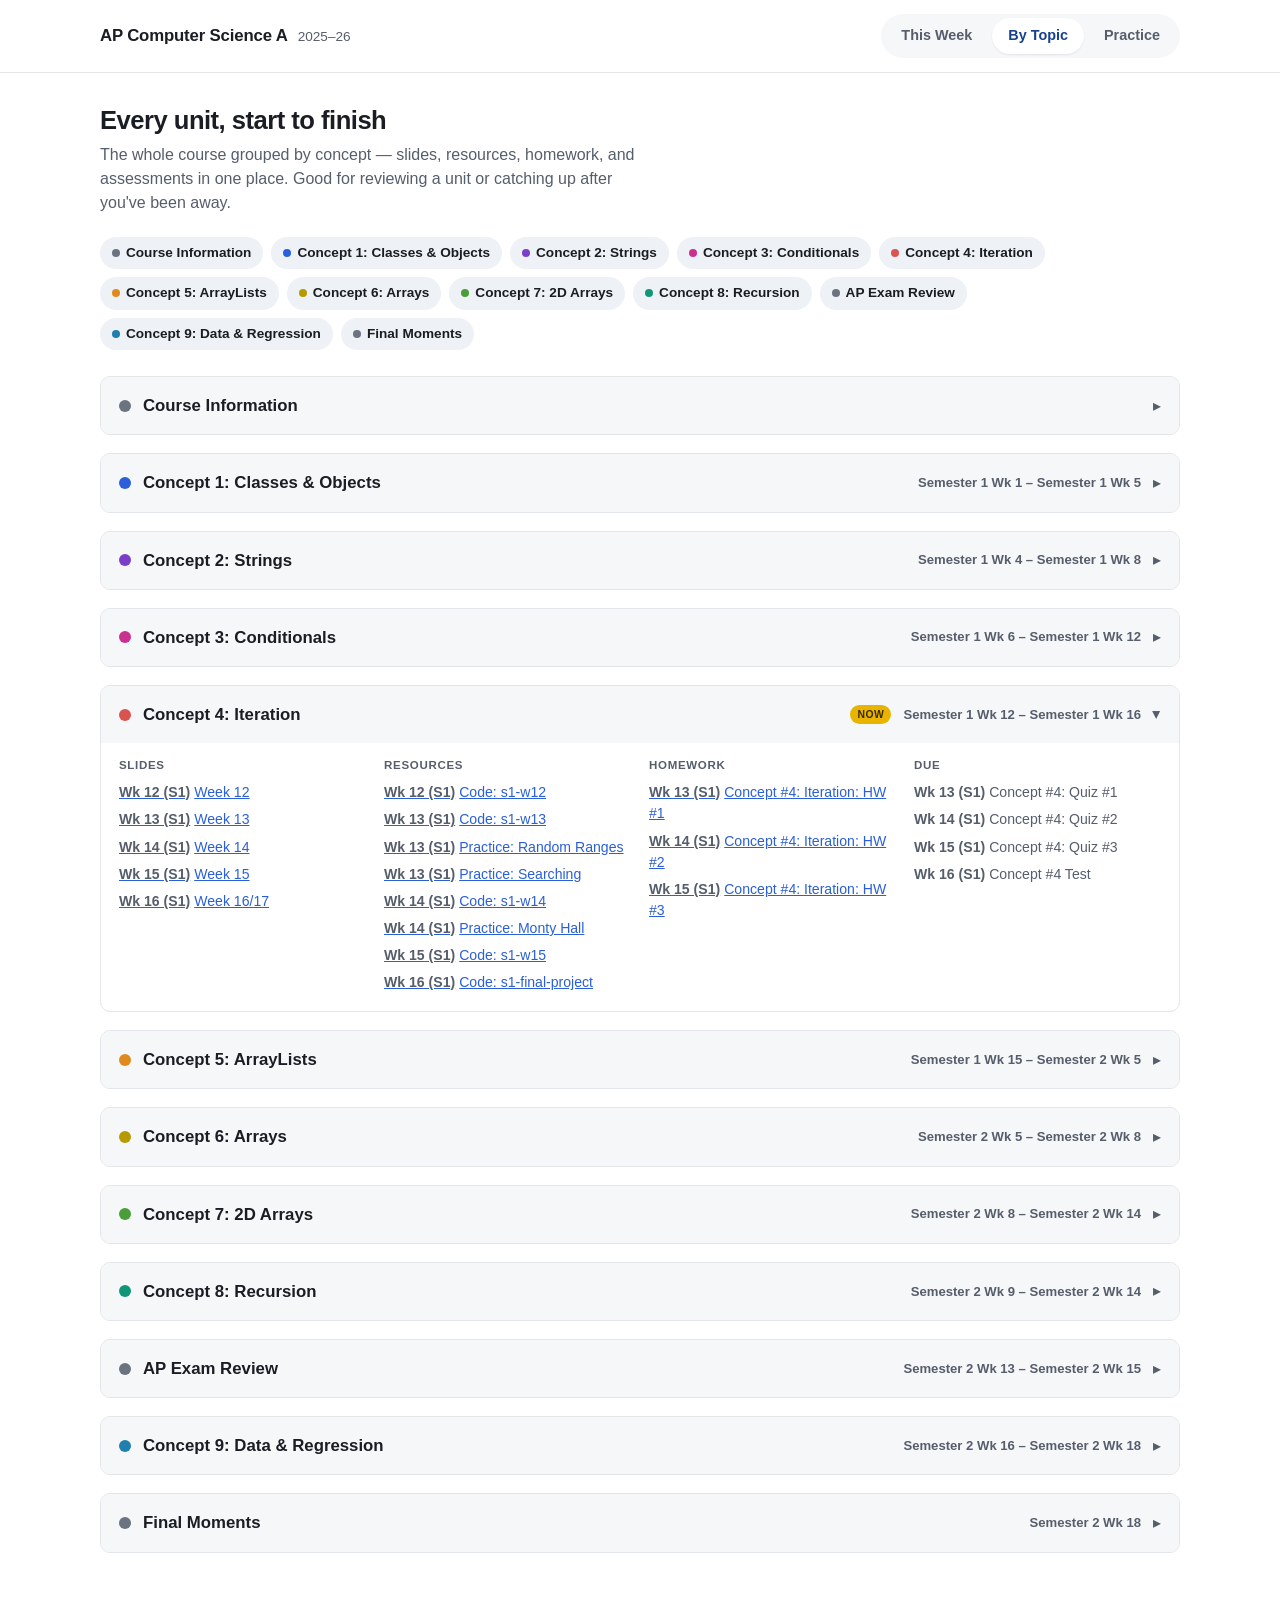
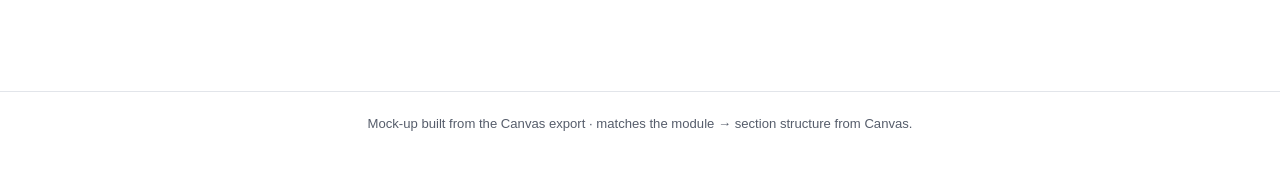
<file: topics.html>
<!doctype html>
<html lang="en">
<head>
  <meta charset="utf-8" />
  <meta name="viewport" content="width=device-width, initial-scale=1" />
  <title>AP CSA &middot; By Topic</title>
  <link rel="stylesheet" href="styles.css" />
</head>
<body>
  <a class="skip-link" href="#main">Skip to content</a>
  <header class="site-header">
    <div class="header-inner">
      <div class="brand">
        <span class="course-name">AP Computer Science A</span>
        <span class="course-sub">2025&ndash;26</span>
      </div>
      <nav class="main-nav" aria-label="Main">
        <a href="index.html">This Week</a>
        <a href="topics.html" aria-current="page">By Topic</a>
        <a href="practice.html">Practice</a>
      </nav>
    </div>
  </header>

  <main id="main">
    <h1 class="page-title">Every unit, start to finish</h1>
    <p class="page-lede">The whole course grouped by concept &mdash; slides, resources, homework, and assessments in one place. Good for reviewing a unit or catching up after you've been away.</p>

    <nav class="concept-jump" id="concept-jump" aria-label="Jump to a unit"></nav>

    <div id="concept-list"></div>
  </main>

  <footer class="site-footer">
    Mock-up built from the Canvas export &middot; matches the module &rarr; section structure from Canvas.
  </footer>

  <script src="data.js"></script>
  <script src="script.js"></script>
</body>
</html>
</file>
<file: styles.css>
:root {
  --bg: #ffffff;
  --bg-subtle: #f6f7f9;
  --ink: #1a1d23;
  --ink-soft: #565d6b;
  --line: #e2e5ea;
  --brand: #2a5fd9;
  --brand-ink: #17408f;
  --brand-bg: #eaf0ff;
  --now-bg: #fff7e0;
  --now-line: #e8b400;
  --now-ink: #8a6300;
  --done-ink: #8b909a;
  --chip-bg: #eef1f5;
  --radius: 10px;
  --c1: #2a5fd9; --c2: #7a3ec9; --c3: #c9308f; --c4: #d9534f;
  --c5: #e08a1e; --c6: #b59b00; --c7: #4a9e3a; --c8: #12967a; --c9: #1f7fae;
  --cx: #6b7280;
}

@media (prefers-color-scheme: dark) {
  :root:not([data-theme="light"]) {
    --bg: #14161a;
    --bg-subtle: #1b1e24;
    --ink: #edeef1;
    --ink-soft: #a3a9b5;
    --line: #2a2e37;
    --brand: #6f97f2;
    --brand-ink: #a9c1ff;
    --brand-bg: #1c2740;
    --now-bg: #33290a;
    --now-line: #caa123;
    --now-ink: #f0c95c;
    --done-ink: #6b7280;
    --chip-bg: #232730;
  }
}
:root[data-theme="dark"] {
  --bg: #14161a;
  --bg-subtle: #1b1e24;
  --ink: #edeef1;
  --ink-soft: #a3a9b5;
  --line: #2a2e37;
  --brand: #6f97f2;
  --brand-ink: #a9c1ff;
  --brand-bg: #1c2740;
  --now-bg: #33290a;
  --now-line: #caa123;
  --now-ink: #f0c95c;
  --done-ink: #6b7280;
  --chip-bg: #232730;
}

* { box-sizing: border-box; }
html, body {
  margin: 0;
  background: var(--bg);
  color: var(--ink);
  font-family: -apple-system, BlinkMacSystemFont, "Segoe UI", Helvetica, Arial, sans-serif;
  -webkit-font-smoothing: antialiased;
}
body { line-height: 1.5; }
a { color: var(--brand); }
a:hover { color: var(--brand-ink); }

.skip-link {
  position: absolute; left: -999px; top: 0;
  background: var(--brand); color: #fff; padding: 8px 14px; border-radius: 0 0 8px 0; z-index: 100;
}
.skip-link:focus { left: 0; }

header.site-header {
  border-bottom: 1px solid var(--line);
  background: var(--bg);
  position: sticky; top: 0; z-index: 20;
}
.header-inner {
  max-width: 1120px; margin: 0 auto;
  display: flex; align-items: center; justify-content: space-between;
  padding: 14px 20px; gap: 16px; flex-wrap: wrap;
}
.brand { display: flex; align-items: baseline; gap: 10px; }
.brand .course-name { font-weight: 700; font-size: 1.05rem; letter-spacing: -0.01em; }
.brand .course-sub { color: var(--ink-soft); font-size: 0.85rem; }

nav.main-nav { display: flex; gap: 4px; background: var(--bg-subtle); padding: 4px; border-radius: 999px; }
nav.main-nav a {
  text-decoration: none; color: var(--ink-soft); font-weight: 600; font-size: 0.9rem;
  padding: 7px 16px; border-radius: 999px;
}
nav.main-nav a:hover { color: var(--ink); }
nav.main-nav a[aria-current="page"] { background: var(--bg); color: var(--brand-ink); box-shadow: 0 1px 2px rgba(0,0,0,.08); }

main { max-width: 1120px; margin: 0 auto; padding: 28px 20px 80px; }

.page-title { font-size: 1.6rem; font-weight: 800; letter-spacing: -0.02em; margin: 0 0 4px; }
.page-lede { color: var(--ink-soft); margin: 0 0 22px; max-width: 62ch; }

/* -------- "Right now" callout -------- */
.now-card {
  border: 1px solid var(--now-line);
  background: var(--now-bg);
  border-radius: var(--radius);
  padding: 16px 18px;
  margin-bottom: 26px;
  display: flex; gap: 14px; align-items: flex-start; flex-wrap: wrap;
}
.now-card .now-kicker {
  text-transform: uppercase; font-size: 0.7rem; font-weight: 800; letter-spacing: .07em;
  color: var(--now-ink);
}
.now-card h2 { margin: 2px 0 4px; font-size: 1.15rem; }
.now-card p { margin: 0; color: var(--ink-soft); font-size: 0.92rem; }
.now-card .now-links { display: flex; gap: 8px; margin-top: 10px; flex-wrap: wrap; }

/* -------- Semester toggle -------- */
.sem-toggle { display: flex; gap: 6px; margin-bottom: 18px; }
.sem-toggle button {
  border: 1px solid var(--line); background: var(--bg); color: var(--ink-soft);
  font-weight: 700; font-size: 0.85rem; padding: 7px 14px; border-radius: 8px; cursor: pointer;
}
.sem-toggle button[aria-pressed="true"] { background: var(--brand); border-color: var(--brand); color: #fff; }

/* -------- Week table -------- */
.week-table-wrap { border: 1px solid var(--line); border-radius: var(--radius); overflow: hidden; }
table.week-table { width: 100%; border-collapse: collapse; font-size: 0.92rem; }
table.week-table th {
  text-align: left; font-size: 0.72rem; text-transform: uppercase; letter-spacing: .06em;
  color: var(--ink-soft); background: var(--bg-subtle); padding: 10px 14px; border-bottom: 1px solid var(--line);
}
table.week-table td { padding: 12px 14px; border-bottom: 1px solid var(--line); vertical-align: top; }
table.week-table tr:last-child td { border-bottom: none; }
table.week-table tbody tr:hover { background: var(--bg-subtle); }

tr.row-now { background: var(--now-bg); }
tr.row-now:hover { background: var(--now-bg); }
tr.row-now td:first-child { box-shadow: inset 3px 0 0 var(--now-line); }
tr.row-past { color: var(--done-ink); }
tr.row-past .concept-chip { opacity: .6; }

.week-num { font-weight: 800; white-space: nowrap; }
.now-pill {
  display: inline-block; margin-left: 8px; font-size: 0.65rem; font-weight: 800; text-transform: uppercase;
  letter-spacing: .05em; background: var(--now-line); color: #3a2c00; padding: 2px 7px; border-radius: 999px;
  vertical-align: 2px;
}
.done-pill {
  display: inline-block; margin-left: 8px; font-size: 0.65rem; font-weight: 700; text-transform: uppercase;
  letter-spacing: .05em; color: var(--done-ink);
}

.concept-chip {
  display: inline-flex; align-items: center; gap: 6px; font-size: 0.8rem; font-weight: 700;
  background: var(--chip-bg); padding: 4px 10px; border-radius: 999px; margin: 2px 4px 2px 0;
  text-decoration: none; color: var(--ink);
}
.concept-chip .dot { width: 8px; height: 8px; border-radius: 50%; flex: none; }
.concept-chip:hover { background: var(--brand-bg); }

.focus-text { color: var(--ink-soft); }

.link-list { list-style: none; margin: 0; padding: 0; display: flex; flex-direction: column; gap: 4px; }
.link-list li { font-size: 0.87rem; }
.link-list a { text-decoration: none; }
.link-list a:hover { text-decoration: underline; }
.item-plain { color: var(--ink-soft); }
.item-tag { font-size: 0.7rem; color: var(--ink-soft); }

.empty-cell { color: var(--done-ink); font-size: 0.85rem; }

/* -------- Topics page -------- */
.concept-jump { display: flex; flex-wrap: wrap; gap: 8px; margin-bottom: 26px; }
.concept-jump a {
  text-decoration: none; font-size: 0.85rem; font-weight: 700; padding: 6px 12px; border-radius: 999px;
  background: var(--chip-bg); color: var(--ink);
}
.concept-jump a:hover { background: var(--brand-bg); color: var(--brand-ink); }

.concept-block {
  border: 1px solid var(--line); border-radius: var(--radius); margin-bottom: 18px; overflow: hidden;
  scroll-margin-top: 76px;
}
.concept-head {
  display: flex; align-items: center; gap: 12px; padding: 16px 18px; cursor: pointer;
  background: var(--bg-subtle); border: none; width: 100%; text-align: left; font: inherit; color: inherit;
}
.concept-head .dot { width: 12px; height: 12px; border-radius: 50%; flex: none; }
.concept-head h2 { margin: 0; font-size: 1.05rem; flex: 1; }
.concept-head .concept-span { color: var(--ink-soft); font-size: 0.82rem; font-weight: 600; }
.concept-head .chevron { transition: transform .15s ease; color: var(--ink-soft); }
.concept-block[data-open="true"] .chevron { transform: rotate(90deg); }

.concept-body { padding: 4px 18px 18px; display: none; }
.concept-block[data-open="true"] .concept-body { display: block; }

.section-grid { display: grid; grid-template-columns: repeat(auto-fit, minmax(220px, 1fr)); gap: 18px; margin-top: 10px; }
.section-block h3 {
  font-size: 0.72rem; text-transform: uppercase; letter-spacing: .06em; color: var(--ink-soft); margin: 0 0 8px;
}
.section-block ul { list-style: none; margin: 0; padding: 0; display: flex; flex-direction: column; gap: 6px; }
.section-block li { font-size: 0.88rem; }
.section-block .week-tag { color: var(--ink-soft); font-weight: 600; margin-right: 4px; }

footer.site-footer {
  border-top: 1px solid var(--line); margin-top: 40px; padding: 22px 20px 40px;
  color: var(--ink-soft); font-size: 0.82rem; text-align: center;
}

@media (max-width: 720px) {
  .header-inner { flex-direction: column; align-items: flex-start; }
  table.week-table, table.week-table thead, table.week-table tbody, table.week-table th, table.week-table td, table.week-table tr { display: block; }
  table.week-table thead { display: none; }
  table.week-table tr { border-bottom: 1px solid var(--line); padding: 12px 14px; }
  table.week-table td { border-bottom: none; padding: 4px 0; }
  table.week-table td::before { content: attr(data-label); display: block; font-size: 0.68rem; text-transform: uppercase; letter-spacing: .05em; color: var(--ink-soft); margin-bottom: 2px; }
}
</file>
